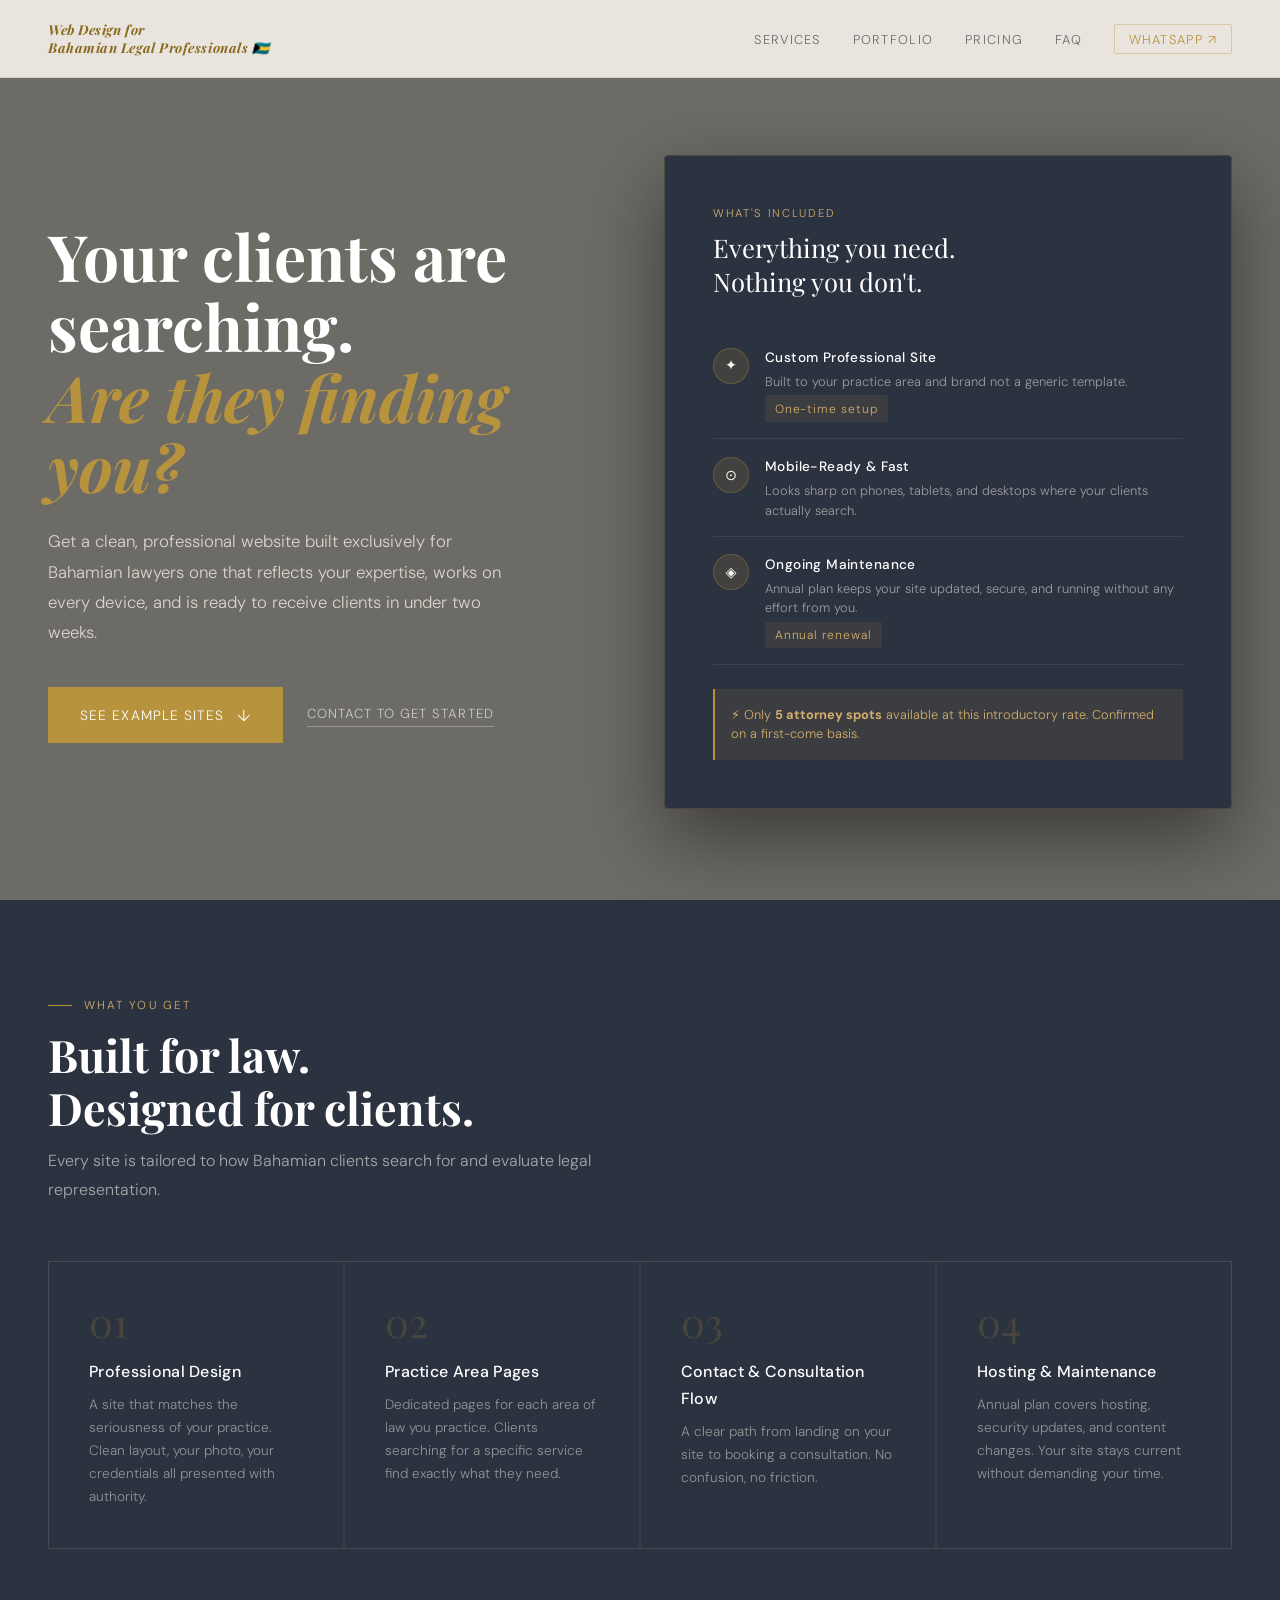
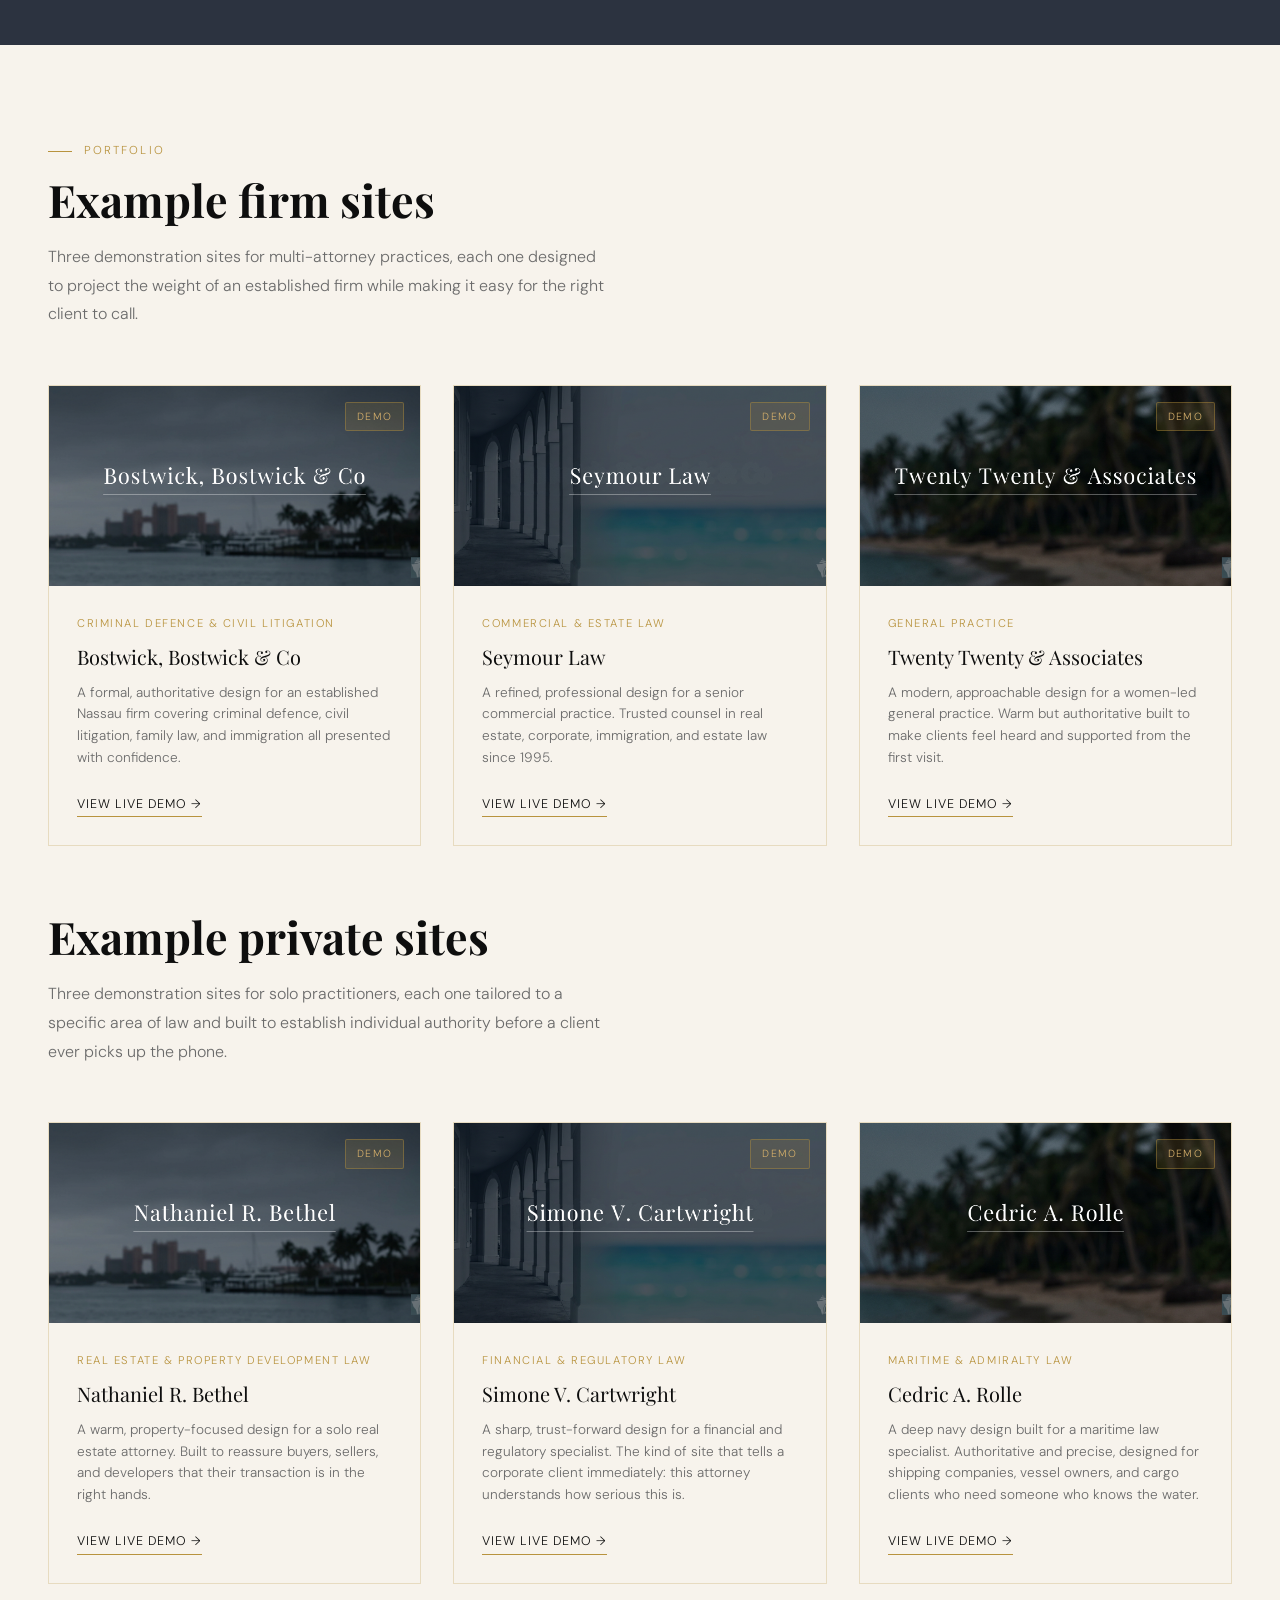
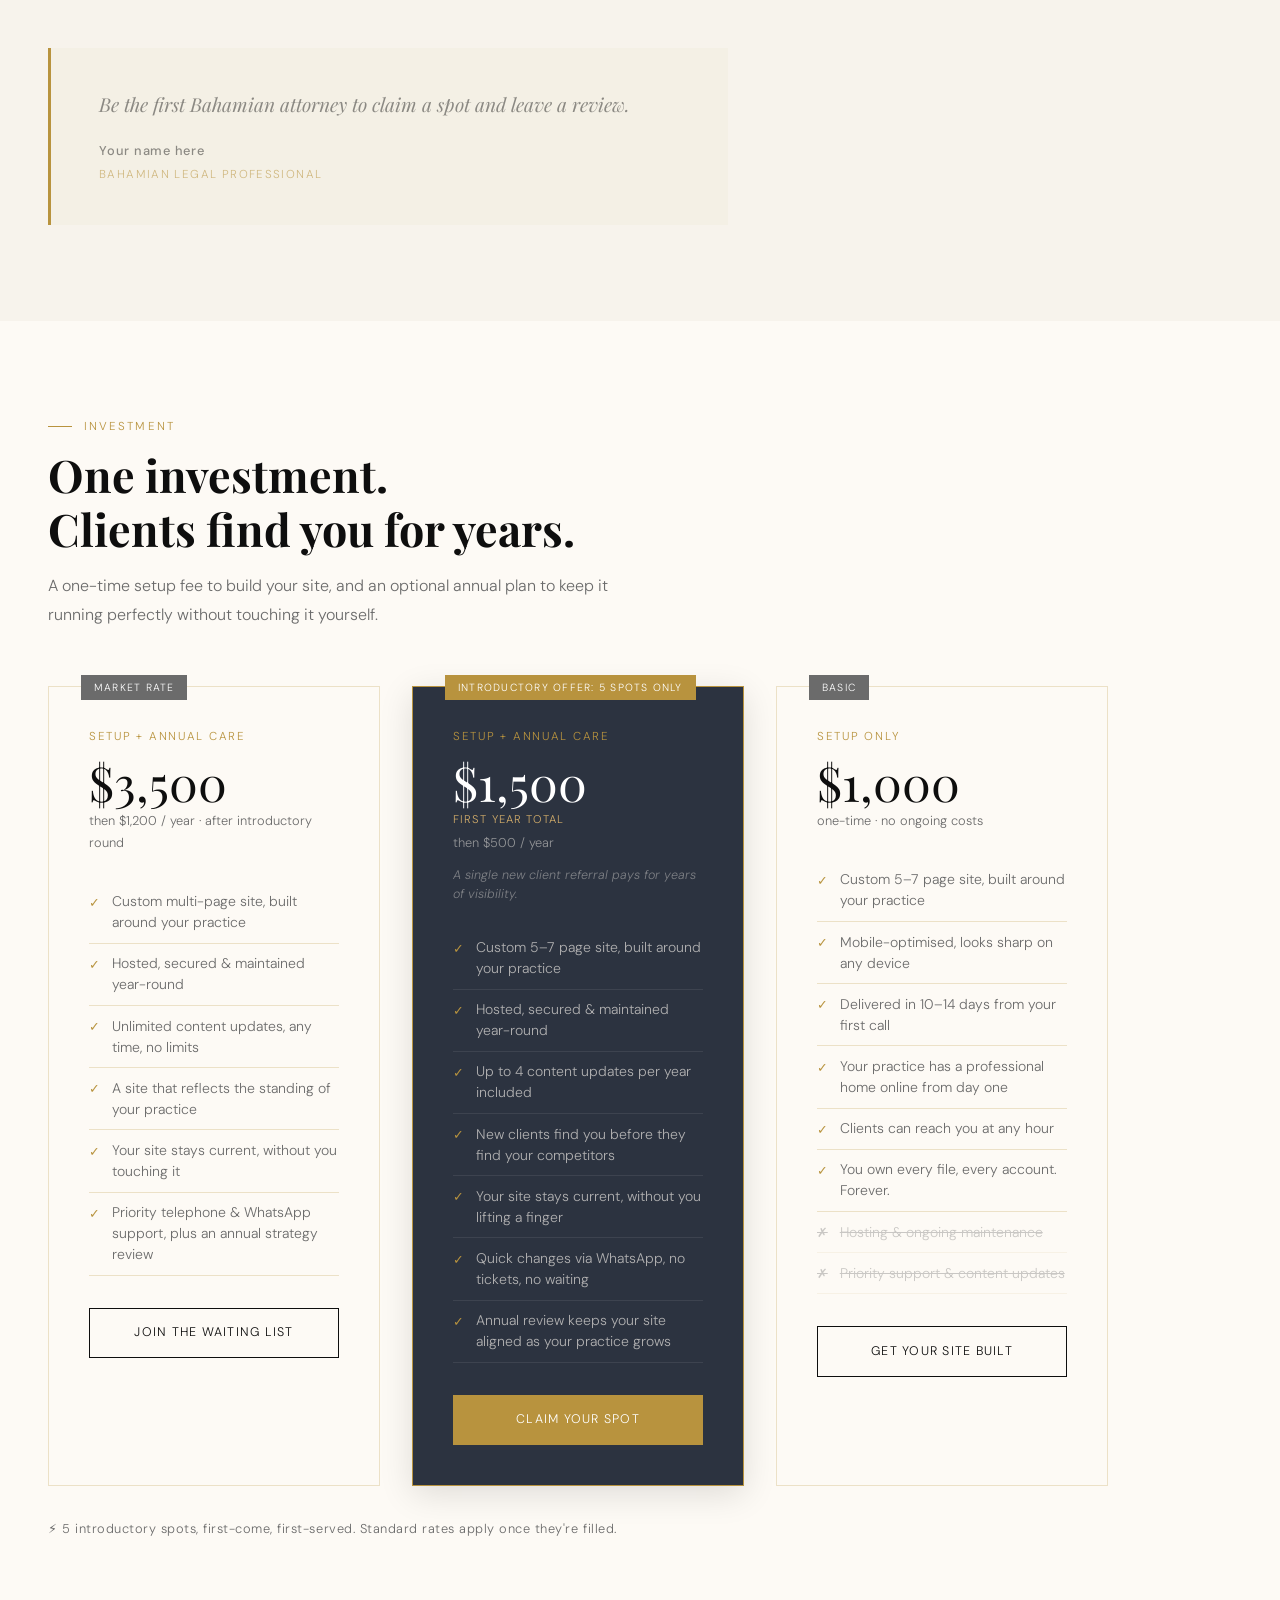
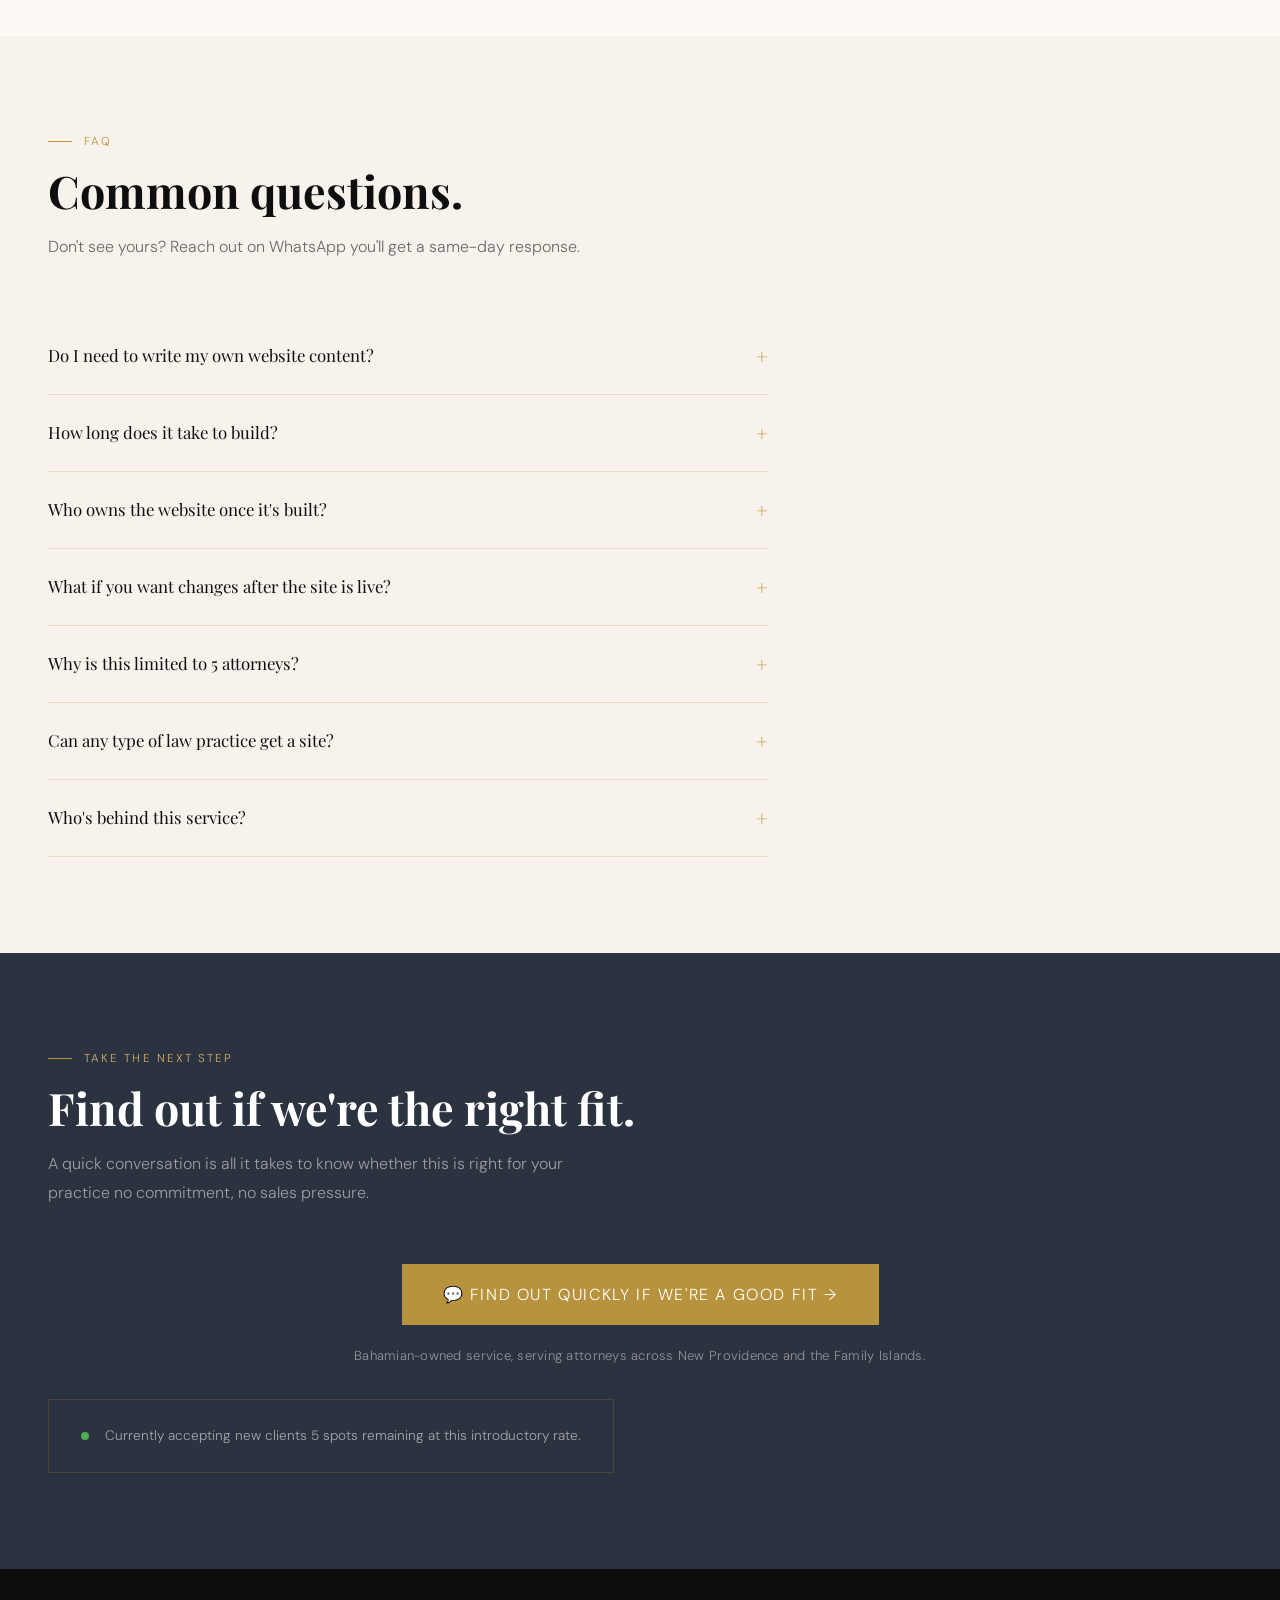
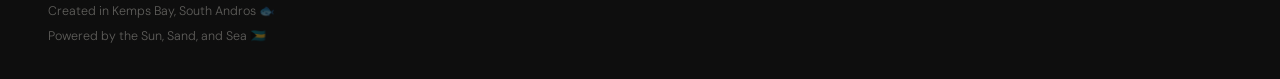
<file: index.html>
<!DOCTYPE html>
<html lang="en">
<head>
<meta charset="UTF-8">
<meta name="viewport" content="width=device-width, initial-scale=1.0">
<title>Web Design for Bahamian 🇧🇸 Legal Professionals</title>
<meta name="description" content="Custom attorney websites for Bahamian law firms. $3,500 setup, $1,200/year maintenance. Professional, modern sites built for legal professionals in The Bahamas.">

<!-- Open Graph / Social sharing -->
<meta property="og:type" content="website">
<meta property="og:url" content="https://baha-law.marcushiggs.com/">
<meta property="og:title" content="Web Design for Bahamian Legal Professionals">
<meta property="og:description" content="Custom attorney websites for Bahamian law firms. $3,500 setup, $1,200/year maintenance. Professional, modern sites built for legal professionals in The Bahamas.">
<meta property="og:image" content="https://baha-law.marcushiggs.com/assets/images/og-image.png">
<meta property="og:locale" content="en_BS">

<!-- Twitter / WhatsApp card fallback -->
<meta name="twitter:card" content="summary_large_image">
<meta name="twitter:title" content="Web Design for Bahamian Legal Professionals">
<meta name="twitter:description" content="Custom attorney websites for Bahamian law firms. $3,500 setup, $1,200/year maintenance.">
<meta name="twitter:image" content="https://baha-law.marcushiggs.com/assets/images/og-image.png">

<!-- Local Business schema -->
<script type="application/ld+json">
{
  "@context": "https://schema.org",
  "@type": "LocalBusiness",
  "name": "Web Design for Bahamian Legal Professionals",
  "description": "Custom attorney websites for Bahamian law firms and solo practitioners.",
  "url": "https://baha-law.marcushiggs.com/",
  "telephone": "+66993726882",
  "address": {
    "@type": "PostalAddress",
    "addressLocality": "Kemps Bay",
    "addressRegion": "Andros",
    "addressCountry": "BS"
  },
  "founder": {
    "@type": "Person",
    "name": "M. Aurelius Higgs"
  },
  "areaServed": {
    "@type": "Country",
    "name": "Bahamas"
  },
  "priceRange": "$$",
  "contactPoint": {
    "@type": "ContactPoint",
    "contactType": "sales",
    "url": "https://wa.me/66993726882"
  }
}
</script>

<link rel="icon" type="image/svg+xml" href="assets/images/favicon.svg">
<link rel="preconnect" href="https://fonts.googleapis.com">
<link rel="preconnect" href="https://fonts.gstatic.com" crossorigin>
<link href="https://fonts.googleapis.com/css2?family=Playfair+Display:ital,wght@0,400;0,700;1,400&family=DM+Sans:wght@300;400;500&display=swap" rel="stylesheet">
<link rel="stylesheet" href="assets/css/styles.css">
</head>
<body>

<!-- NAV -->
<nav>
  <a class="nav-name" href="#">Web Design for<br>Bahamian Legal Professionals 🇧🇸</a>
  <ul class="nav-links" id="navLinks">
    <li><a href="#services">Services</a></li>
    <li><a href="#work">Portfolio</a></li>
    <li><a href="#pricing">Pricing</a></li>
    <li><a href="#faq">FAQ</a></li>
    <li><a href="https://wa.me/66993726882" target="_blank" rel="noopener" class="nav-whatsapp">WhatsApp ↗</a></li>
  </ul>
  <button class="nav-toggle" id="navToggle" aria-label="Toggle navigation" aria-expanded="false">
    <span></span><span></span><span></span>
  </button>
</nav>

<!-- HERO -->
<section class="hero">
  <div class="hero-text fade-up">
    <h1>Your clients are searching.<br><em>Are they finding you?</em></h1>
    <p class="hero-body">
      Get a clean, professional website built exclusively for Bahamian lawyers 
      one that reflects your expertise, works on every device,
      and is ready to receive clients in under two weeks.
    </p>
    <div class="hero-cta-group">
      <a href="#work" class="hero-cta">See Example Sites <span class="arrow">↓</span></a>
      <a href="https://wa.me/66993726882" target="_blank" rel="noopener" class="hero-cta-secondary">Contact to Get Started</a>
    </div>
  </div>

  <div class="hero-card fade-up" style="transition-delay:0.1s">
    <p class="hero-card-label">What's included</p>
    <p class="hero-card-headline">Everything you need.<br>Nothing you don't.</p>

    <div class="offer-item">
      <div class="offer-icon">✦</div>
      <div>
        <p class="offer-title">Custom Professional Site</p>
        <p class="offer-desc">Built to your practice area and brand  not a generic template.</p>
        <span class="price-tag">One-time setup</span>
      </div>
    </div>
    <div class="offer-item">
      <div class="offer-icon">⊙</div>
      <div>
        <p class="offer-title">Mobile-Ready &amp; Fast</p>
        <p class="offer-desc">Looks sharp on phones, tablets, and desktops  where your clients actually search.</p>
      </div>
    </div>
    <div class="offer-item">
      <div class="offer-icon">◈</div>
      <div>
        <p class="offer-title">Ongoing Maintenance</p>
        <p class="offer-desc">Annual plan keeps your site updated, secure, and running without any effort from you.</p>
        <span class="price-tag">Annual renewal</span>
      </div>
    </div>

    <div class="spots-notice">
      ⚡ Only <strong>5 attorney spots</strong> available at this introductory rate.
      Confirmed on a first-come basis.
    </div>
  </div>
</section>

<!-- SERVICES -->
<section class="services-bg" id="services">
  <p class="section-label" style="color:var(--gold-light)">What you get</p>
  <h2 style="color:#fff;margin-bottom:0.75rem;">Built for law.<br>Designed for clients.</h2>
  <p class="section-intro">
    Every site is tailored to how Bahamian clients search for and evaluate legal representation.
  </p>
  <div class="services-grid">
    <div class="service-card fade-up">
      <div class="service-num">01</div>
      <p class="service-title">Professional Design</p>
      <p class="service-desc">A site that matches the seriousness of your practice. Clean layout, your photo, your credentials  all presented with authority.</p>
    </div>
    <div class="service-card fade-up" style="transition-delay:0.1s">
      <div class="service-num">02</div>
      <p class="service-title">Practice Area Pages</p>
      <p class="service-desc">Dedicated pages for each area of law you practice. Clients searching for a specific service find exactly what they need.</p>
    </div>
    <div class="service-card fade-up" style="transition-delay:0.2s">
      <div class="service-num">03</div>
      <p class="service-title">Contact &amp; Consultation Flow</p>
      <p class="service-desc">A clear path from landing on your site to booking a consultation. No confusion, no friction.</p>
    </div>
    <div class="service-card fade-up" style="transition-delay:0.3s">
      <div class="service-num">04</div>
      <p class="service-title">Hosting &amp; Maintenance</p>
      <p class="service-desc">Annual plan covers hosting, security updates, and content changes. Your site stays current without demanding your time.</p>
    </div>
  </div>
</section>

<!-- PORTFOLIO -->
<section id="work">
  <p class="section-label">Portfolio</p>
  <h2>Example firm sites</h2>
  <p class="section-intro">
    Three demonstration sites for multi-attorney practices, each one designed to project the weight of an established firm while making it easy for the right client to call.
  </p>
  <div class="portfolio-grid">
    <div class="portfolio-card fade-up">
      <div class="portfolio-thumb portfolio-thumb-1">
        <img src="assets/images/demo-bostwick.png" alt="Bostwick, Bostwick &amp; Co demo site screenshot">
        <span class="thumb-badge">Demo</span>
      </div>
      <div class="portfolio-body">
        <p class="portfolio-type">Criminal Defence &amp; Civil Litigation</p>
        <p class="portfolio-name">Bostwick, Bostwick &amp; Co</p>
        <p class="portfolio-desc">A formal, authoritative design for an established Nassau firm covering criminal defence, civil litigation, family law, and immigration  all presented with confidence.</p>
        <a href="demos/bostwick/demo.html" class="portfolio-link">View live demo →</a>
      </div>
    </div>
    <div class="portfolio-card fade-up" style="transition-delay:0.1s">
      <div class="portfolio-thumb portfolio-thumb-2">
        <img src="assets/images/demo-seymour.png" alt="Seymour Law demo site screenshot">
        <span class="thumb-badge">Demo</span>
      </div>
      <div class="portfolio-body">
        <p class="portfolio-type">Commercial &amp; Estate Law</p>
        <p class="portfolio-name">Seymour Law</p>
        <p class="portfolio-desc">A refined, professional design for a senior commercial practice. Trusted counsel in real estate, corporate, immigration, and estate law since 1995.</p>
        <a href="demos/seymour/demo.html" class="portfolio-link">View live demo →</a>
      </div>
    </div>
    <div class="portfolio-card fade-up" style="transition-delay:0.2s">
      <div class="portfolio-thumb portfolio-thumb-3">
        <img src="assets/images/demo-twentyone.png" alt="Twenty Twenty &amp; Associates demo site screenshot">
        <span class="thumb-badge">Demo</span>
      </div>
      <div class="portfolio-body">
        <p class="portfolio-type">General Practice</p>
        <p class="portfolio-name">Twenty Twenty &amp; Associates</p>
        <p class="portfolio-desc">A modern, approachable design for a women-led general practice. Warm but authoritative  built to make clients feel heard and supported from the first visit.</p>
        <a href="demos/twentytwenty/demo.html" class="portfolio-link">View live demo →</a>
      </div>
    </div>
  </div>

  <h2 style="margin-top:4rem;">Example private sites</h2>
  <p class="section-intro">
    Three demonstration sites for solo practitioners, each one tailored to a specific area of law and built to establish individual authority before a client ever picks up the phone.
  </p>
  <div class="portfolio-grid">
    <div class="portfolio-card fade-up">
      <div class="portfolio-thumb portfolio-thumb-4">
        <img src="assets/images/demo-bethel.png" alt="Nathaniel R. Bethel demo site screenshot">
        <span class="thumb-badge">Demo</span>
      </div>
      <div class="portfolio-body">
        <p class="portfolio-type">Real Estate &amp; Property Development Law</p>
        <p class="portfolio-name">Nathaniel R. Bethel</p>
        <p class="portfolio-desc">A warm, property-focused design for a solo real estate attorney. Built to reassure buyers, sellers, and developers that their transaction is in the right hands.</p>
        <a href="demos/bethel/demo.html" class="portfolio-link">View live demo →</a>
      </div>
    </div>
    <div class="portfolio-card fade-up" style="transition-delay:0.1s">
      <div class="portfolio-thumb portfolio-thumb-5">
        <img src="assets/images/demo-cartwright.png" alt="Simone V. Cartwright demo site screenshot">
        <span class="thumb-badge">Demo</span>
      </div>
      <div class="portfolio-body">
        <p class="portfolio-type">Financial &amp; Regulatory Law</p>
        <p class="portfolio-name">Simone V. Cartwright</p>
        <p class="portfolio-desc">A sharp, trust-forward design for a financial and regulatory specialist. The kind of site that tells a corporate client immediately: this attorney understands how serious this is.</p>
        <a href="demos/cartwright/demo.html" class="portfolio-link">View live demo →</a>
      </div>
    </div>
    <div class="portfolio-card fade-up" style="transition-delay:0.2s">
      <div class="portfolio-thumb portfolio-thumb-6">
        <img src="assets/images/demo-rolle.png" alt="Cedric A. Rolle demo site screenshot">
        <span class="thumb-badge">Demo</span>
      </div>
      <div class="portfolio-body">
        <p class="portfolio-type">Maritime &amp; Admiralty Law</p>
        <p class="portfolio-name">Cedric A. Rolle</p>
        <p class="portfolio-desc">A deep navy design built for a maritime law specialist. Authoritative and precise, designed for shipping companies, vessel owners, and cargo clients who need someone who knows the water.</p>
        <a href="demos/rolle/demo.html" class="portfolio-link">View live demo →</a>
      </div>
    </div>
  </div>

  <blockquote class="testimonial-block fade-up">
    <p class="testimonial-quote">Be the first Bahamian attorney to claim a spot  and leave a review.</p>
    <cite class="testimonial-cite">
      <span class="testimonial-name">Your name here</span>
      <span class="testimonial-role">Bahamian Legal Professional</span>
    </cite>
  </blockquote>
</section>

<!-- PRICING -->
<section class="pricing-section" id="pricing">
  <p class="section-label">Investment</p>
  <h2>One investment.<br>Clients find you for years.</h2>
  <p class="section-intro">
    A one-time setup fee to build your site, and an optional annual plan to keep it running perfectly  without touching it yourself.
  </p>
  <div class="pricing-grid">

    <!-- ANCHOR: Market Rate -->
    <div class="pricing-card fade-up">
      <span class="pricing-badge pricing-badge-muted">Market Rate</span>
      <p class="pricing-name">Setup + Annual Care</p>
      <p class="pricing-amount">$3,500</p>
      <p class="pricing-period">then $1,200 / year · after introductory round</p>
      <ul class="pricing-features">
        <li>Custom multi-page site, built around your practice</li>
        <li>Hosted, secured &amp; maintained year-round</li>
        <li>Unlimited content updates, any time, no limits</li>
        <li>A site that reflects the standing of your practice</li>
        <li>Your site stays current, without you touching it</li>
        <li>Priority telephone &amp; WhatsApp support, plus an annual strategy review</li>
      </ul>
      <a href="https://wa.me/66993726882" target="_blank" rel="noopener" class="pricing-btn pricing-btn-outline">Join the Waiting List</a>
    </div>

    <!-- FEATURED: Introductory Offer -->
    <div class="pricing-card featured fade-up" style="transition-delay:0.1s">
      <span class="pricing-badge">Introductory Offer: 5 Spots Only</span>
      <p class="pricing-name">Setup + Annual Care</p>
      <p class="pricing-amount">$1,500</p>
      <p class="pricing-year-note">first year total</p>
      <p class="pricing-renewal">then $500 / year</p>
      <p class="pricing-comparison">A single new client referral pays for years of visibility.</p>
      <ul class="pricing-features">
        <li>Custom 5–7 page site, built around your practice</li>
        <li>Hosted, secured &amp; maintained year-round</li>
        <li>Up to 4 content updates per year included</li>
        <li>New clients find you before they find your competitors</li>
        <li>Your site stays current, without you lifting a finger</li>
        <li>Quick changes via WhatsApp, no tickets, no waiting</li>
        <li>Annual review keeps your site aligned as your practice grows</li>
      </ul>
      <a href="https://wa.me/66993726882" target="_blank" rel="noopener" class="pricing-btn pricing-btn-filled">Claim Your Spot</a>
    </div>

    <!-- BASIC: Setup Only -->
    <div class="pricing-card fade-up" style="transition-delay:0.2s">
      <span class="pricing-badge pricing-badge-muted">Basic</span>
      <p class="pricing-name">Setup Only</p>
      <p class="pricing-amount">$1,000</p>
      <p class="pricing-period">one-time · no ongoing costs</p>
      <ul class="pricing-features">
        <li>Custom 5–7 page site, built around your practice</li>
        <li>Mobile-optimised, looks sharp on any device</li>
        <li>Delivered in 10–14 days from your first call</li>
        <li>Your practice has a professional home online from day one</li>
        <li>Clients can reach you at any hour</li>
        <li>You own every file, every account. Forever.</li>
        <li class="struck">Hosting &amp; ongoing maintenance</li>
        <li class="struck">Priority support &amp; content updates</li>
      </ul>
      <a href="https://wa.me/66993726882" target="_blank" rel="noopener" class="pricing-btn pricing-btn-outline">Get Your Site Built</a>
    </div>

  </div>
  <p class="pricing-scarcity">⚡ 5 introductory spots, first-come, first-served. Standard rates apply once they're filled.</p>
</section>

<!-- FAQ -->
<section id="faq">
  <p class="section-label">FAQ</p>
  <h2>Common questions.</h2>
  <p class="section-intro">Don't see yours? Reach out on WhatsApp  you'll get a same-day response.</p>
  <div class="faq-grid">
    <div class="faq-item">
      <button class="faq-q">
        Do I need to write my own website content?
        <i class="faq-icon">+</i>
      </button>
      <p class="faq-a">The process starts with what you provide  a bio, practice areas, your photo  shaped into polished website copy. You review and approve before anything goes live. No writing experience needed on your part.</p>
    </div>
    <div class="faq-item">
      <button class="faq-q">
        How long does it take to build?
        <i class="faq-icon">+</i>
      </button>
      <p class="faq-a">Most sites are delivered within 10–14 days from the first call. A faster turnaround is possible if your content is ready early. You'll be kept updated at every stage.</p>
    </div>
    <div class="faq-item">
      <button class="faq-q">
        Who owns the website once it's built?
        <i class="faq-icon">+</i>
      </button>
      <p class="faq-a">You do. The domain is registered in your name, and all files are yours. The annual maintenance plan is optional  if you prefer to manage hosting yourself after the first year, that's entirely your choice.</p>
    </div>
    <div class="faq-item">
      <button class="faq-q">
        What if you want changes after the site is live?
        <i class="faq-icon">+</i>
      </button>
      <p class="faq-a">Clients on the annual care plan get up to four content updates per year included. Outside of that plan, minor changes are handled at a flat hourly rate with no surprise invoices.</p>
    </div>
    <div class="faq-item">
      <button class="faq-q">
        Why is this limited to 5 attorneys?
        <i class="faq-icon">+</i>
      </button>
      <p class="faq-a">This round is kept small to ensure each site gets full attention. Once these five spots are filled, the next intake will be at standard market rates.</p>
    </div>
    <div class="faq-item">
      <button class="faq-q">
        Can any type of law practice get a site?
        <i class="faq-icon">+</i>
      </button>
      <p class="faq-a">Yes. Whether you practice family law, criminal defence, corporate, real estate, or immigration law, the approach is the same: design that fits your clients' expectations and makes it easy for them to reach you.</p>
    </div>
    <div class="faq-item">
      <button class="faq-q">
        Who's behind this service?
        <i class="faq-icon">+</i>
      </button>
      <p class="faq-a">My name is M. Aurelius Higgs. I grew up in Nassau, New Providence, and I now live in Johnson Bay, South Andros. I studied Computer Information Systems at the College of the Bahamas. This is a service I want to give back to my community building tools that help Bahamian professionals compete and grow.</p>
    </div>
  </div>
</section>

<!-- CONTACT -->
<section class="contact-section" id="contact">
  <p class="section-label" style="color:var(--gold-light)">Take the next step</p>
  <h2>Find out if we're the right fit.</h2>
  <p class="section-intro">
    A quick conversation is all it takes to know whether this is right for your practice  no commitment, no sales pressure.
  </p>
  <div style="text-align:center; margin-top: 2.5rem;">
    <a class="pricing-btn pricing-btn-filled" href="https://wa.me/66993726882" target="_blank" rel="noopener" style="display:inline-block; padding: 1rem 2.5rem; font-size: 1rem;">
      💬 Find Out Quickly If We're a Good Fit →
    </a>
    <p class="trust-signal">Bahamian-owned service, serving attorneys across New Providence and the Family Islands.</p>
  </div>
  <div class="availability" style="margin-top: 2rem;">
    <span class="avail-dot"></span>
    Currently accepting new clients  5 spots remaining at this introductory rate.
  </div>
</section>

<!-- FOOTER -->
<footer>
  <p>Created in Kemps Bay, South Andros 🐟</p>
  <p>Powered by the Sun, Sand, and Sea 🇧🇸</p>
</footer>

<!-- DEMO MODAL -->
<div class="demo-modal-overlay" id="demoModal" aria-hidden="true">
  <div class="demo-modal" role="dialog" aria-modal="true" aria-labelledby="demoModalTitle">
    <div class="demo-modal-header">
      <p class="demo-modal-title" id="demoModalTitle"></p>
      <span class="demo-modal-label">Preview</span>
    </div>
    <div class="demo-modal-body">
      <div class="demo-loading" id="demoLoading">
        <span class="demo-spinner"></span>
        <p>Loading…</p>
      </div>
      <iframe id="demoFrame" src="" title="Demo site preview" sandbox="allow-scripts allow-same-origin"></iframe>
    </div>
    <div class="demo-modal-footer">
      <button class="demo-btn demo-btn-cancel" id="demoCancel">Cancel</button>
      <button class="demo-btn demo-btn-open" id="demoOpen">Open Demo</button>
    </div>
  </div>
</div>

<script src="assets/js/main.js"></script>
</body>
</html>
</file>
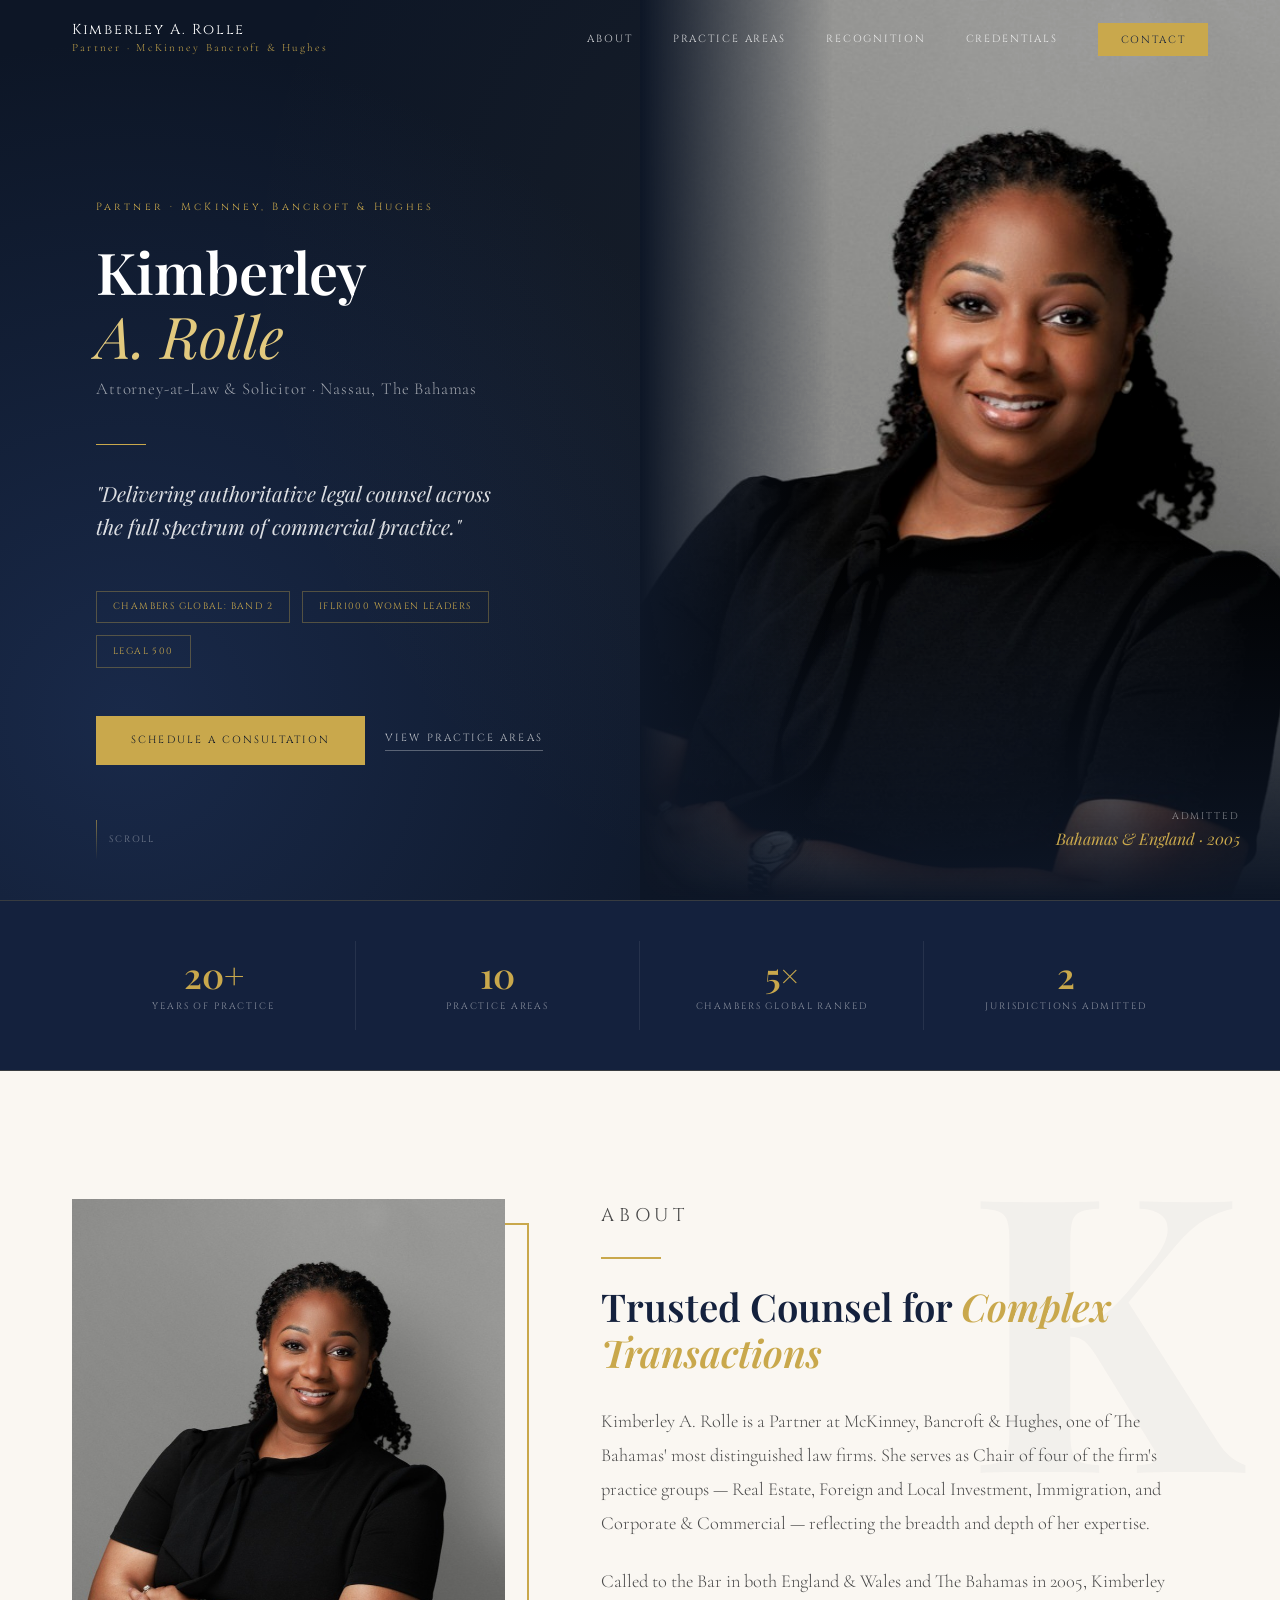
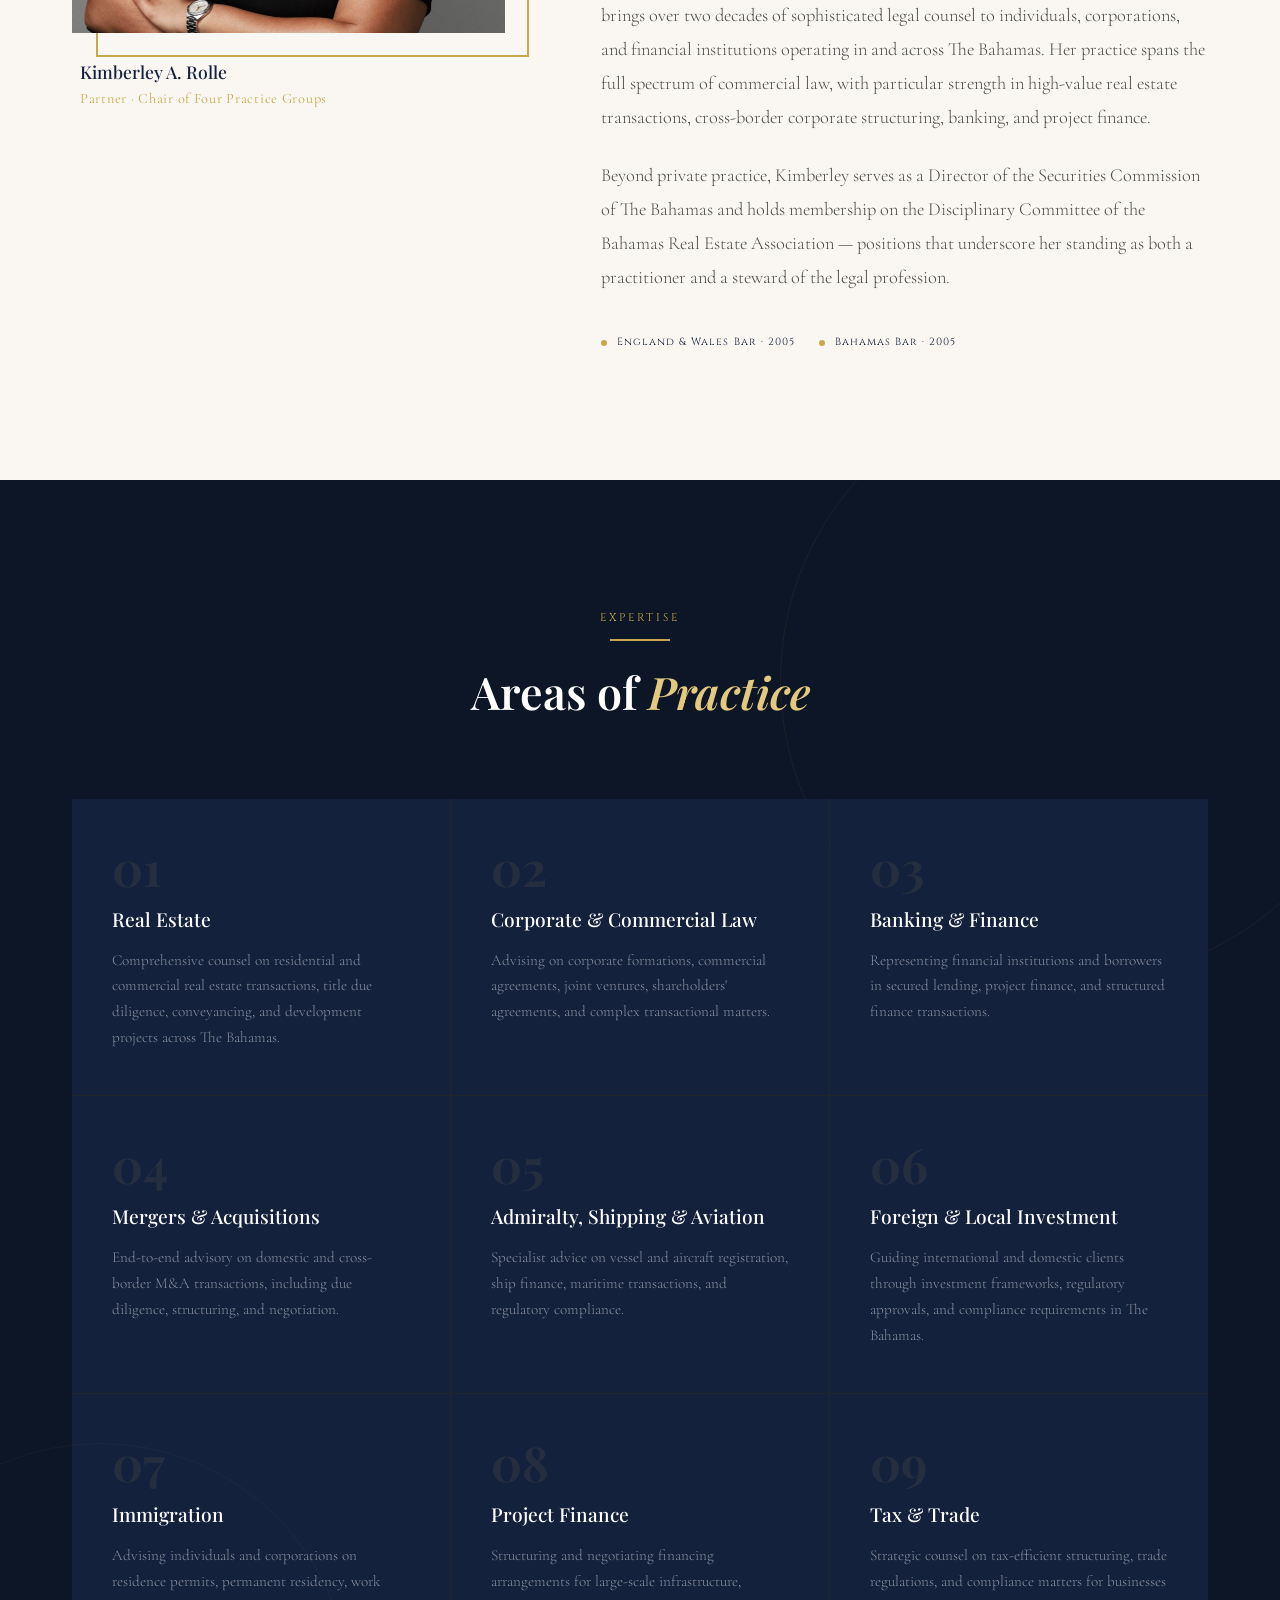
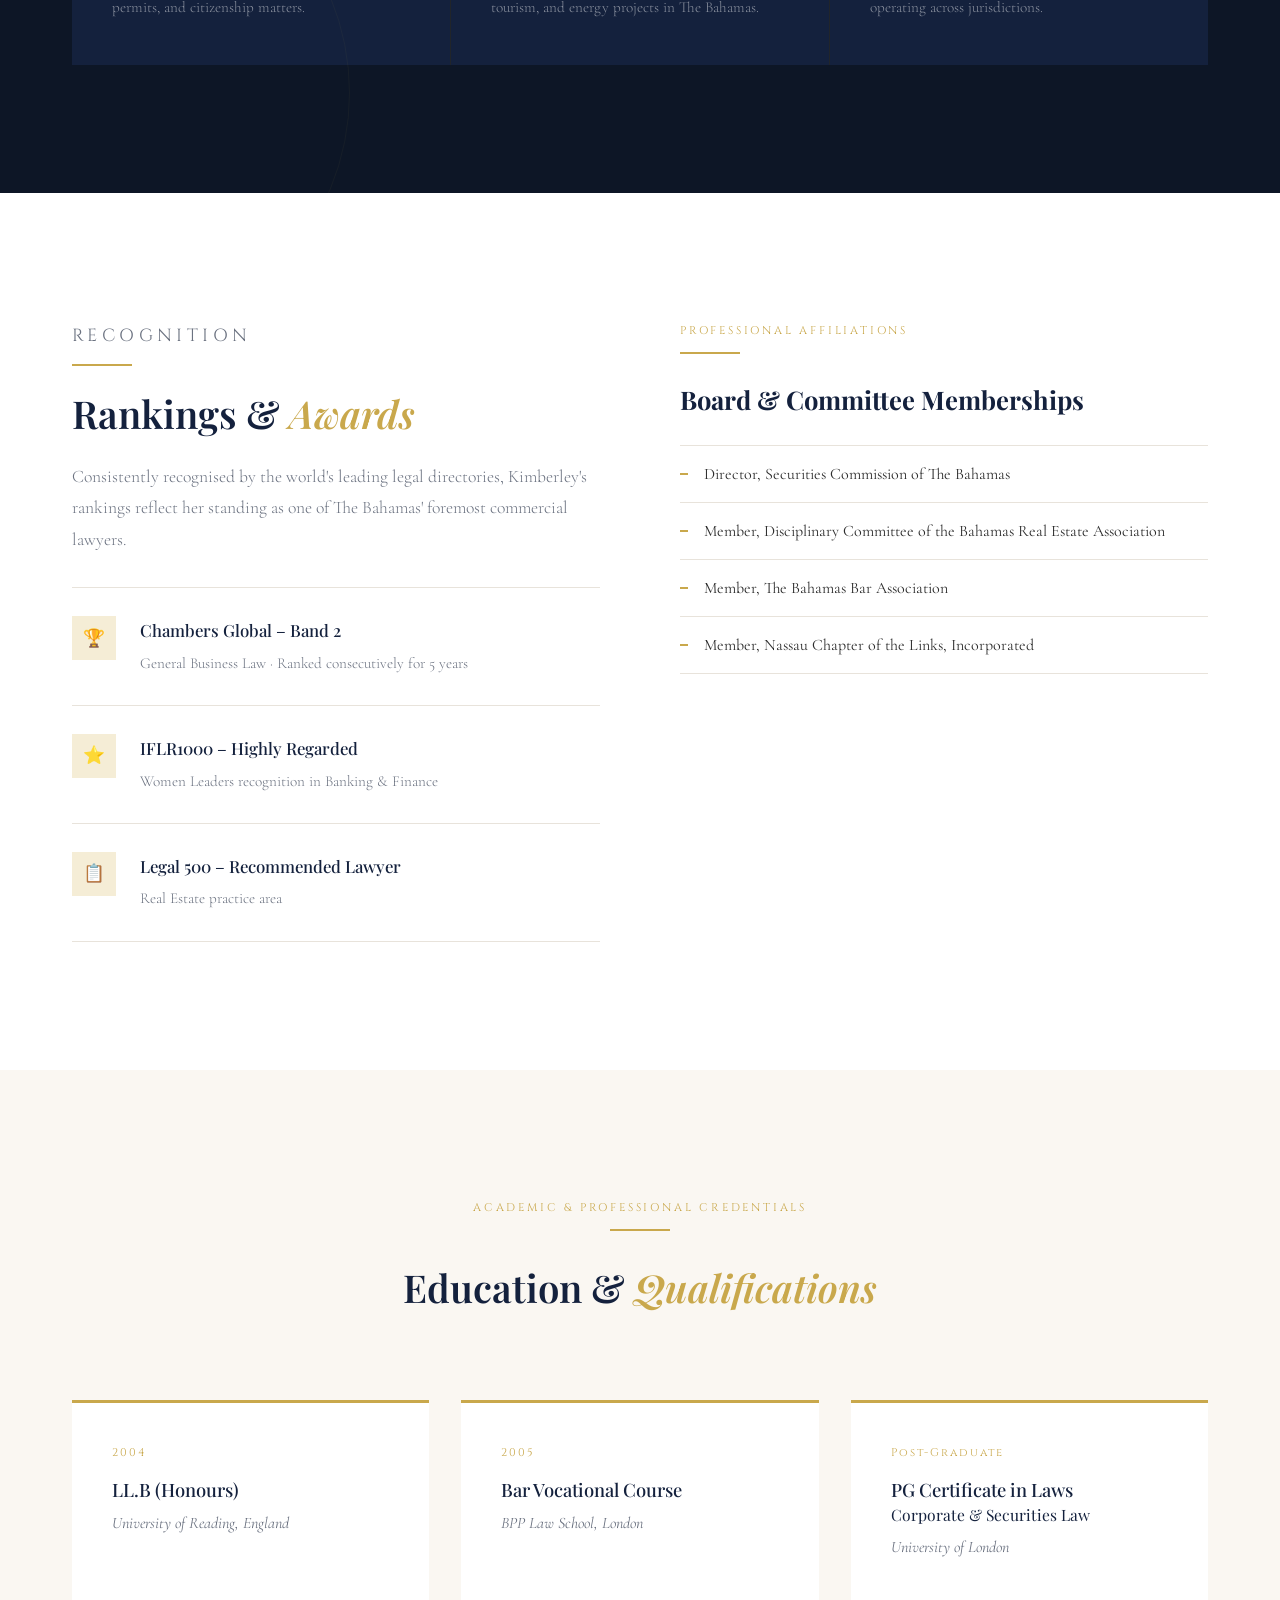
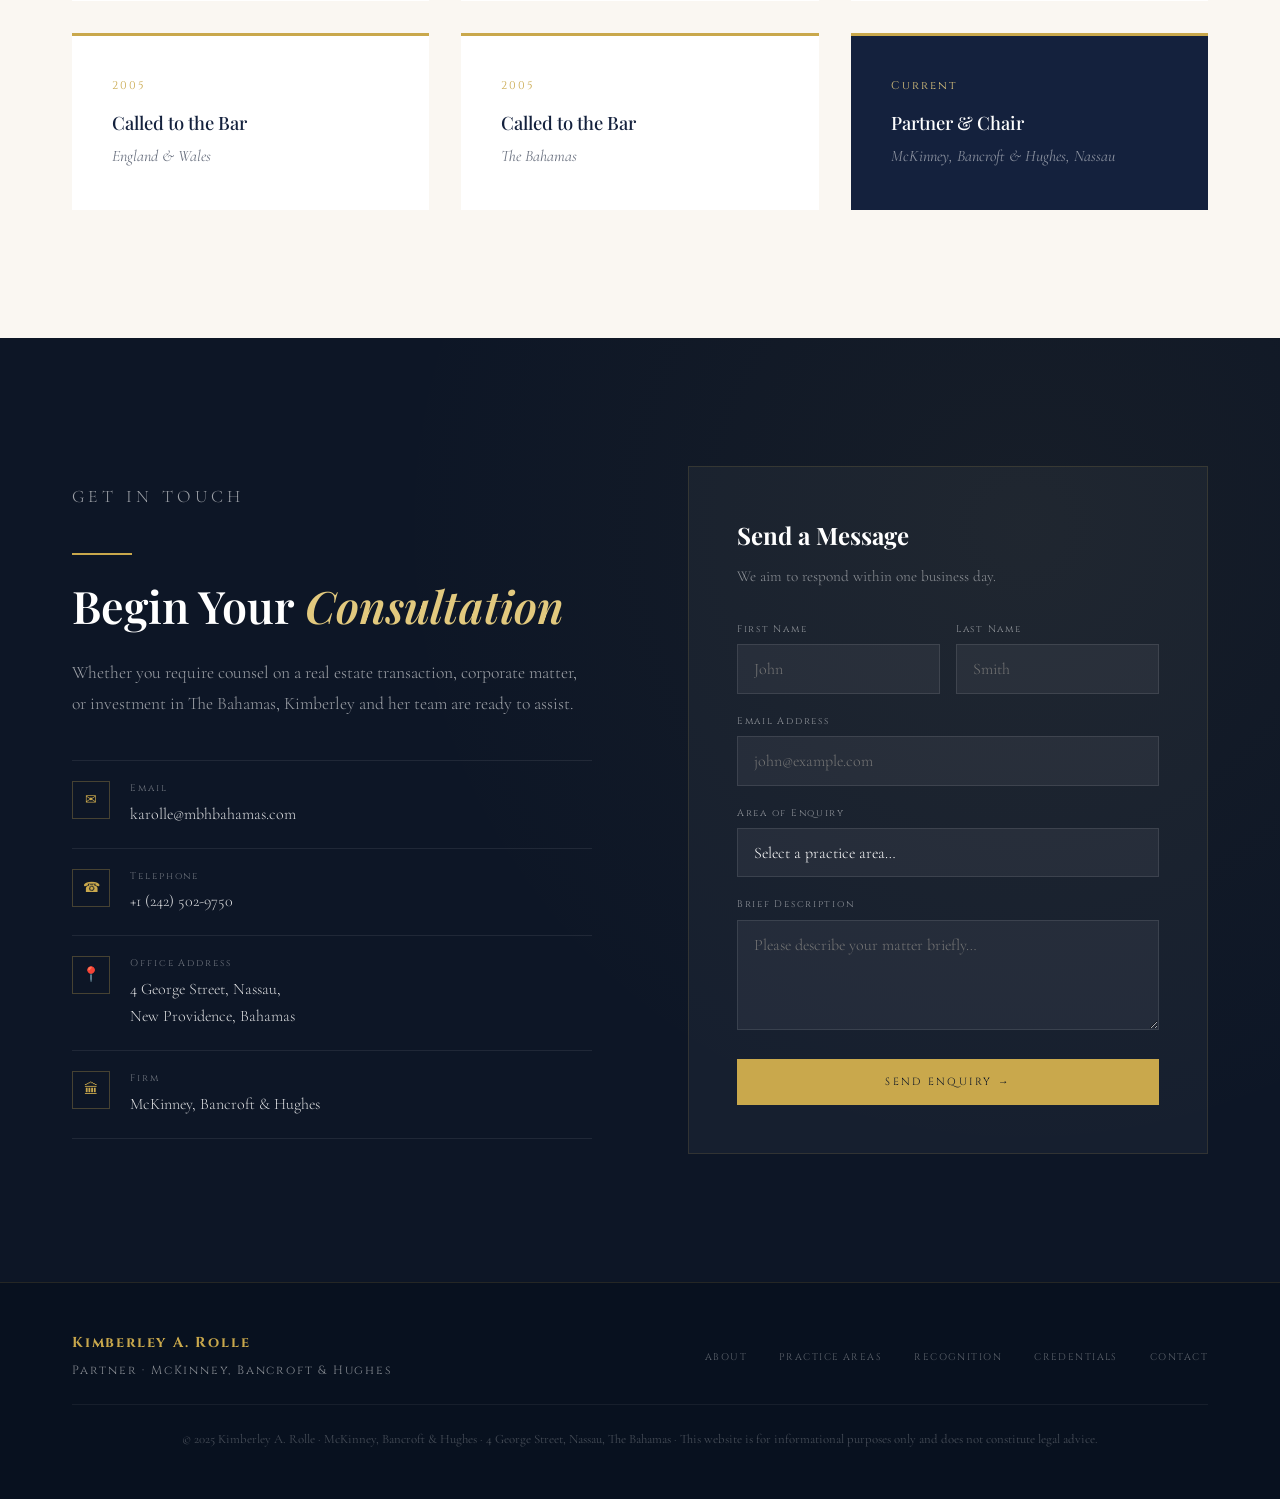
<file: demos/kim/index.html>
<!DOCTYPE html>
<html lang="en">
<head>
  <meta charset="UTF-8" />
  <meta name="viewport" content="width=device-width, initial-scale=1.0" />
  <title>Kimberley A. Rolle – Partner, McKinney Bancroft & Hughes</title>
  <link rel="preconnect" href="https://fonts.googleapis.com" />
  <link rel="preconnect" href="https://fonts.gstatic.com" crossorigin />
  <link href="https://fonts.googleapis.com/css2?family=Playfair+Display:ital,wght@0,400;0,500;0,600;0,700;1,400;1,600&family=Cormorant+Garamond:ital,wght@0,300;0,400;0,500;0,600;1,300;1,400&family=Cinzel:wght@400;500;600&display=swap" rel="stylesheet" />

  <style>
    /* ===== CSS VARIABLES ===== */
    :root {
      --navy:       #14213d;
      --navy-deep:  #0d1626;
      --navy-mid:   #1c2e52;
      --gold:       #c9a84c;
      --gold-light: #e2c97e;
      --gold-pale:  #f5edd6;
      --cream:      #faf7f2;
      --charcoal:   #2c2c2c;
      --gray:       #6b7280;
      --gray-light: #e8e3db;
      --white:      #ffffff;
      --font-display: 'Playfair Display', serif;
      --font-body:    'Cormorant Garamond', serif;
      --font-caps:    'Cinzel', serif;
    }

    /* ===== RESET & BASE ===== */
    *, *::before, *::after { box-sizing: border-box; margin: 0; padding: 0; }

    html { scroll-behavior: smooth; font-size: 16px; }

    body {
      font-family: var(--font-body);
      background: var(--cream);
      color: var(--charcoal);
      line-height: 1.7;
      overflow-x: hidden;
    }

    img { max-width: 100%; display: block; }
    a { text-decoration: none; color: inherit; }

    /* ===== UTILITIES ===== */
    .container {
      max-width: 1200px;
      margin: 0 auto;
      padding: 0 2rem;
    }

    .gold-rule {
      width: 60px;
      height: 2px;
      background: var(--gold);
      margin-bottom: 1.5rem;
    }

    .gold-rule.center { margin-left: auto; margin-right: auto; }

    .section-label {
      font-family: var(--font-caps);
      font-size: 0.7rem;
      letter-spacing: 0.25em;
      color: var(--gold);
      text-transform: uppercase;
      margin-bottom: 0.75rem;
    }

    /* ===== SCROLL REVEAL ===== */
    .reveal {
      opacity: 0;
      transform: translateY(30px);
      transition: opacity 0.8s ease, transform 0.8s ease;
    }
    .reveal.visible {
      opacity: 1;
      transform: translateY(0);
    }
    .reveal-delay-1 { transition-delay: 0.1s; }
    .reveal-delay-2 { transition-delay: 0.2s; }
    .reveal-delay-3 { transition-delay: 0.3s; }
    .reveal-delay-4 { transition-delay: 0.4s; }

    /* ===== NAVBAR ===== */
    nav {
      position: fixed;
      top: 0; left: 0; right: 0;
      z-index: 1000;
      padding: 1.25rem 0;
      transition: background 0.4s ease, padding 0.4s ease, box-shadow 0.4s ease;
    }

    nav.scrolled {
      background: rgba(13, 22, 38, 0.97);
      padding: 0.8rem 0;
      box-shadow: 0 2px 30px rgba(0,0,0,0.3);
      backdrop-filter: blur(10px);
    }

    .nav-inner {
      display: flex;
      justify-content: space-between;
      align-items: center;
    }

    .nav-brand {
      font-family: var(--font-caps);
      font-size: 0.9rem;
      letter-spacing: 0.12em;
      color: var(--white);
      line-height: 1.4;
    }

    .nav-brand span {
      display: block;
      font-family: var(--font-body);
      font-size: 0.7rem;
      letter-spacing: 0.2em;
      color: var(--gold);
      font-weight: 300;
    }

    .nav-links {
      display: flex;
      gap: 2.5rem;
      list-style: none;
    }

    .nav-links a {
      font-family: var(--font-caps);
      font-size: 0.65rem;
      letter-spacing: 0.18em;
      color: rgba(255,255,255,0.8);
      text-transform: uppercase;
      transition: color 0.3s ease;
      position: relative;
    }

    .nav-links a::after {
      content: '';
      position: absolute;
      bottom: -3px; left: 0;
      width: 0; height: 1px;
      background: var(--gold);
      transition: width 0.3s ease;
    }

    .nav-links a:hover { color: var(--gold-light); }
    .nav-links a:hover::after { width: 100%; }

    .nav-cta {
      font-family: var(--font-caps);
      font-size: 0.62rem;
      letter-spacing: 0.18em;
      color: var(--navy) !important;
      background: var(--gold);
      padding: 0.6rem 1.4rem;
      transition: background 0.3s ease, color 0.3s ease !important;
    }

    .nav-cta::after { display: none !important; }
    .nav-cta:hover { background: var(--gold-light) !important; color: var(--navy) !important; }

    /* Hamburger */
    .hamburger {
      display: none;
      flex-direction: column;
      gap: 5px;
      cursor: pointer;
      padding: 4px;
    }
    .hamburger span {
      display: block; width: 24px; height: 2px;
      background: var(--white);
      transition: all 0.3s ease;
    }

    /* ===== HERO ===== */
    #hero {
      min-height: 100vh;
      background: var(--navy-deep);
      display: flex;
      align-items: stretch;
      position: relative;
      overflow: hidden;
    }

    .hero-bg-pattern {
      position: absolute;
      inset: 0;
      background-image:
        radial-gradient(circle at 70% 30%, rgba(201,168,76,0.06) 0%, transparent 60%),
        radial-gradient(circle at 10% 80%, rgba(28,46,82,0.8) 0%, transparent 50%);
      pointer-events: none;
    }

    /* decorative vertical line */
    .hero-bg-pattern::before {
      content: '';
      position: absolute;
      top: 0; left: 50%;
      width: 1px; height: 100%;
      background: linear-gradient(to bottom, transparent, rgba(201,168,76,0.15), transparent);
    }

    .hero-grid {
      display: grid;
      grid-template-columns: 1fr 1fr;
      width: 100%;
      min-height: 100vh;
    }

    /* Left panel */
    .hero-content {
      display: flex;
      flex-direction: column;
      justify-content: center;
      padding: 8rem 4rem 4rem 6rem;
      position: relative;
      z-index: 2;
    }

    .hero-eyebrow {
      font-family: var(--font-caps);
      font-size: 0.65rem;
      letter-spacing: 0.3em;
      color: var(--gold);
      margin-bottom: 1.5rem;
      opacity: 0;
      animation: fadeUp 0.8s ease 0.3s forwards;
    }

    .hero-name {
      font-family: var(--font-display);
      font-size: clamp(2.8rem, 4.5vw, 4.5rem);
      color: var(--white);
      line-height: 1.1;
      font-weight: 600;
      margin-bottom: 0.5rem;
      opacity: 0;
      animation: fadeUp 0.8s ease 0.5s forwards;
    }

    .hero-name em {
      font-style: italic;
      font-weight: 400;
      color: var(--gold-light);
    }

    .hero-title {
      font-family: var(--font-body);
      font-size: 1.05rem;
      color: rgba(255,255,255,0.6);
      letter-spacing: 0.05em;
      font-weight: 300;
      margin-bottom: 2.5rem;
      opacity: 0;
      animation: fadeUp 0.8s ease 0.7s forwards;
    }

    .hero-divider {
      width: 50px; height: 1px;
      background: var(--gold);
      margin-bottom: 2rem;
      opacity: 0;
      animation: fadeUp 0.8s ease 0.85s forwards;
    }

    .hero-tagline {
      font-family: var(--font-display);
      font-size: 1.3rem;
      color: rgba(255,255,255,0.85);
      font-style: italic;
      font-weight: 400;
      line-height: 1.6;
      max-width: 420px;
      margin-bottom: 3rem;
      opacity: 0;
      animation: fadeUp 0.8s ease 1s forwards;
    }

    .hero-badges {
      display: flex;
      flex-wrap: wrap;
      gap: 0.75rem;
      margin-bottom: 3rem;
      opacity: 0;
      animation: fadeUp 0.8s ease 1.1s forwards;
    }

    .badge {
      font-family: var(--font-caps);
      font-size: 0.58rem;
      letter-spacing: 0.15em;
      color: var(--gold);
      border: 1px solid rgba(201,168,76,0.35);
      padding: 0.45rem 1rem;
      text-transform: uppercase;
    }

    .hero-actions {
      display: flex;
      gap: 1.25rem;
      align-items: center;
      opacity: 0;
      animation: fadeUp 0.8s ease 1.25s forwards;
    }

    .btn-primary {
      font-family: var(--font-caps);
      font-size: 0.65rem;
      letter-spacing: 0.2em;
      text-transform: uppercase;
      background: var(--gold);
      color: var(--navy-deep);
      padding: 1rem 2.2rem;
      transition: background 0.3s ease, transform 0.2s ease;
      display: inline-block;
    }

    .btn-primary:hover {
      background: var(--gold-light);
      transform: translateY(-2px);
    }

    .btn-ghost {
      font-family: var(--font-caps);
      font-size: 0.65rem;
      letter-spacing: 0.2em;
      text-transform: uppercase;
      color: rgba(255,255,255,0.7);
      border-bottom: 1px solid rgba(255,255,255,0.3);
      padding-bottom: 2px;
      transition: color 0.3s ease, border-color 0.3s ease;
    }

    .btn-ghost:hover {
      color: var(--gold-light);
      border-color: var(--gold);
    }

    /* Right panel – photo */
    .hero-image-panel {
      position: relative;
      overflow: hidden;
    }

    .hero-image-panel::before {
      content: '';
      position: absolute;
      inset: 0;
      background: linear-gradient(to right, var(--navy-deep) 0%, transparent 30%),
                  linear-gradient(to top, var(--navy-deep) 0%, transparent 40%);
      z-index: 1;
    }

    .hero-image-panel img {
      width: 100%;
      height: 100%;
      object-fit: cover;
      object-position: center top;
      filter: saturate(0.85) contrast(1.05);
      transition: transform 8s ease;
    }

    #hero:hover .hero-image-panel img {
      transform: scale(1.03);
    }

    .hero-overlay-text {
      position: absolute;
      bottom: 3rem;
      right: 2.5rem;
      z-index: 2;
      text-align: right;
    }

    .hero-overlay-text p {
      font-family: var(--font-caps);
      font-size: 0.6rem;
      letter-spacing: 0.2em;
      color: rgba(255,255,255,0.5);
      text-transform: uppercase;
    }

    .hero-overlay-text strong {
      font-family: var(--font-display);
      font-size: 1rem;
      color: var(--gold);
      display: block;
      font-weight: 400;
      font-style: italic;
    }

    /* Scroll indicator */
    .scroll-indicator {
      position: absolute;
      bottom: 2.5rem;
      left: 6rem;
      display: flex;
      align-items: center;
      gap: 0.75rem;
      opacity: 0;
      animation: fadeUp 0.8s ease 1.5s forwards;
      z-index: 2;
    }

    .scroll-indicator span {
      font-family: var(--font-caps);
      font-size: 0.58rem;
      letter-spacing: 0.2em;
      color: rgba(255,255,255,0.4);
      text-transform: uppercase;
    }

    .scroll-line {
      width: 1px;
      height: 40px;
      background: linear-gradient(to bottom, rgba(201,168,76,0.6), transparent);
      animation: scrollPulse 2s ease infinite;
    }

    @keyframes scrollPulse {
      0%, 100% { opacity: 0.4; transform: scaleY(0.8); }
      50% { opacity: 1; transform: scaleY(1); }
    }

    @keyframes fadeUp {
      from { opacity: 0; transform: translateY(20px); }
      to   { opacity: 1; transform: translateY(0); }
    }

    /* ===== STATS STRIP ===== */
    .stats-strip {
      background: var(--navy);
      padding: 2.5rem 0;
      border-top: 1px solid rgba(201,168,76,0.2);
      border-bottom: 1px solid rgba(201,168,76,0.2);
    }

    .stats-grid {
      display: grid;
      grid-template-columns: repeat(4, 1fr);
      divide-x: 1px solid rgba(255,255,255,0.1);
      gap: 0;
    }

    .stat-item {
      text-align: center;
      padding: 1rem 2rem;
      border-right: 1px solid rgba(255,255,255,0.08);
    }

    .stat-item:last-child { border-right: none; }

    .stat-number {
      font-family: var(--font-display);
      font-size: 2.2rem;
      color: var(--gold);
      font-weight: 600;
      line-height: 1;
      margin-bottom: 0.4rem;
    }

    .stat-label {
      font-family: var(--font-caps);
      font-size: 0.58rem;
      letter-spacing: 0.2em;
      color: rgba(255,255,255,0.5);
      text-transform: uppercase;
    }

    /* ===== ABOUT ===== */
    #about {
      padding: 8rem 0;
      background: var(--cream);
      position: relative;
    }

    #about::before {
      content: 'K';
      position: absolute;
      right: 3%;
      top: 5%;
      font-family: var(--font-display);
      font-size: 30vw;
      color: rgba(20,33,61,0.03);
      font-weight: 700;
      pointer-events: none;
      line-height: 1;
    }

    .about-grid {
      display: grid;
      grid-template-columns: 1fr 1.4fr;
      gap: 6rem;
      align-items: start;
    }

    .about-photo-col {
      position: sticky;
      top: 7rem;
    }

    .about-photo-frame {
      position: relative;
    }

    .about-photo-frame::before {
      content: '';
      position: absolute;
      top: 1.5rem;
      left: 1.5rem;
      right: -1.5rem;
      bottom: -1.5rem;
      border: 2px solid var(--gold);
      z-index: 0;
    }

    .about-photo-frame img {
      position: relative;
      z-index: 1;
      width: 100%;
      filter: saturate(0.9);
    }

    .about-photo-caption {
      margin-top: 1.5rem;
      padding-left: 0.5rem;
    }

    .about-photo-caption h3 {
      font-family: var(--font-display);
      font-size: 1.1rem;
      font-weight: 500;
      color: var(--navy);
    }

    .about-photo-caption p {
      font-family: var(--font-body);
      font-size: 0.9rem;
      color: var(--gold);
      letter-spacing: 0.05em;
    }

    .about-content h2 {
      font-family: var(--font-display);
      font-size: clamp(2rem, 3vw, 3rem);
      color: var(--navy);
      line-height: 1.2;
      margin-bottom: 1.75rem;
      font-weight: 600;
    }

    .about-content h2 em {
      font-style: italic;
      color: var(--gold);
    }

    .about-content p {
      font-size: 1.15rem;
      color: #4a4a4a;
      margin-bottom: 1.5rem;
      font-weight: 300;
      line-height: 1.85;
    }

    .admission-row {
      display: flex;
      gap: 1.5rem;
      margin-top: 2.5rem;
      flex-wrap: wrap;
    }

    .admission-tag {
      display: flex;
      align-items: center;
      gap: 0.6rem;
    }

    .admission-tag .dot {
      width: 6px; height: 6px;
      border-radius: 50%;
      background: var(--gold);
      flex-shrink: 0;
    }

    .admission-tag span {
      font-family: var(--font-caps);
      font-size: 0.65rem;
      letter-spacing: 0.1em;
      color: var(--navy);
    }

    /* ===== PRACTICE AREAS ===== */
    #practice {
      padding: 8rem 0;
      background: var(--navy-deep);
      position: relative;
      overflow: hidden;
    }

    #practice::before {
      content: '';
      position: absolute;
      top: -100px; right: -100px;
      width: 600px; height: 600px;
      border: 1px solid rgba(201,168,76,0.07);
      border-radius: 50%;
      pointer-events: none;
    }

    #practice::after {
      content: '';
      position: absolute;
      bottom: -150px; left: -150px;
      width: 500px; height: 500px;
      border: 1px solid rgba(201,168,76,0.05);
      border-radius: 50%;
      pointer-events: none;
    }

    .practice-header {
      text-align: center;
      margin-bottom: 5rem;
    }

    .practice-header h2 {
      font-family: var(--font-display);
      font-size: clamp(2rem, 3.5vw, 3.2rem);
      color: var(--white);
      font-weight: 600;
      line-height: 1.2;
    }

    .practice-header h2 em {
      font-style: italic;
      color: var(--gold-light);
    }

    .practice-grid {
      display: grid;
      grid-template-columns: repeat(3, 1fr);
      gap: 1.5px;
      background: rgba(201,168,76,0.1);
    }

    .practice-card {
      background: var(--navy);
      padding: 2.75rem 2.5rem;
      position: relative;
      overflow: hidden;
      transition: background 0.4s ease;
      cursor: default;
    }

    .practice-card::before {
      content: '';
      position: absolute;
      bottom: 0; left: 0;
      width: 0; height: 2px;
      background: var(--gold);
      transition: width 0.4s ease;
    }

    .practice-card:hover {
      background: var(--navy-mid);
    }

    .practice-card:hover::before {
      width: 100%;
    }

    .practice-card-num {
      font-family: var(--font-display);
      font-size: 3rem;
      color: rgba(201,168,76,0.1);
      font-weight: 700;
      line-height: 1;
      margin-bottom: 1rem;
      transition: color 0.4s ease;
    }

    .practice-card:hover .practice-card-num {
      color: rgba(201,168,76,0.2);
    }


    .practice-card h3 {
      font-family: var(--font-display);
      font-size: 1.2rem;
      color: var(--white);
      font-weight: 500;
      margin-bottom: 1rem;
      line-height: 1.3;
    }

    .practice-card p {
      font-family: var(--font-body);
      font-size: 0.95rem;
      color: rgba(255,255,255,0.5);
      line-height: 1.7;
      font-weight: 300;
    }

    /* ===== RECOGNITION ===== */
    #recognition {
      padding: 8rem 0;
      background: var(--white);
    }

    .recognition-layout {
      display: grid;
      grid-template-columns: 1fr 1fr;
      gap: 5rem;
      align-items: start;
    }

    .recognition-left h2 {
      font-family: var(--font-display);
      font-size: clamp(2rem, 3vw, 3rem);
      color: var(--navy);
      line-height: 1.2;
      font-weight: 600;
      margin-bottom: 1.5rem;
    }

    .recognition-left h2 em {
      font-style: italic;
      color: var(--gold);
    }

    .recognition-left p {
      font-size: 1.1rem;
      color: var(--gray);
      line-height: 1.8;
      font-weight: 300;
    }

    .awards-list {
      list-style: none;
      margin-top: 2rem;
    }

    .award-item {
      display: flex;
      gap: 1.5rem;
      padding: 1.75rem 0;
      border-bottom: 1px solid var(--gray-light);
      align-items: flex-start;
    }

    .award-item:first-child { border-top: 1px solid var(--gray-light); }

    .award-icon {
      width: 44px; height: 44px;
      background: var(--gold-pale);
      display: flex;
      align-items: center;
      justify-content: center;
      flex-shrink: 0;
      font-size: 1.1rem;
    }

    .award-body h4 {
      font-family: var(--font-display);
      font-size: 1.05rem;
      color: var(--navy);
      font-weight: 500;
      margin-bottom: 0.3rem;
    }

    .award-body p {
      font-size: 0.95rem;
      color: var(--gray);
      font-weight: 300;
    }

    /* Affiliations */
    .affiliations-col h3 {
      font-family: var(--font-display);
      font-size: 1.6rem;
      color: var(--navy);
      margin-bottom: 0.5rem;
    }

    .affil-list {
      list-style: none;
      margin-top: 1.5rem;
    }

    .affil-item {
      padding: 1rem 0;
      border-bottom: 1px solid var(--gray-light);
      display: flex;
      align-items: center;
      gap: 1rem;
    }

    .affil-item:first-child { border-top: 1px solid var(--gray-light); }

    .affil-item::before {
      content: '';
      width: 8px; height: 2px;
      background: var(--gold);
      flex-shrink: 0;
    }

    .affil-item span {
      font-family: var(--font-body);
      font-size: 1rem;
      color: var(--charcoal);
      font-weight: 400;
      line-height: 1.5;
    }

    /* ===== EDUCATION ===== */
    #education {
      padding: 8rem 0;
      background: var(--cream);
    }

    .education-header {
      text-align: center;
      margin-bottom: 5rem;
    }

    .education-header h2 {
      font-family: var(--font-display);
      font-size: clamp(2rem, 3vw, 3rem);
      color: var(--navy);
      font-weight: 600;
    }

    .education-header h2 em { font-style: italic; color: var(--gold); }

    .edu-grid {
      display: grid;
      grid-template-columns: repeat(3, 1fr);
      gap: 2rem;
    }

    .edu-card {
      background: var(--white);
      padding: 2.5rem;
      border-top: 3px solid var(--gold);
      position: relative;
    }

    .edu-year {
      font-family: var(--font-caps);
      font-size: 0.7rem;
      letter-spacing: 0.18em;
      color: var(--gold);
      margin-bottom: 1rem;
    }

    .edu-card h3 {
      font-family: var(--font-display);
      font-size: 1.15rem;
      color: var(--navy);
      font-weight: 500;
      margin-bottom: 0.5rem;
      line-height: 1.3;
    }

    .edu-card .institution {
      font-family: var(--font-body);
      font-size: 1rem;
      color: var(--gray);
      font-style: italic;
    }

    /* ===== CONTACT ===== */
    #contact {
      padding: 8rem 0;
      background: var(--navy-deep);
      position: relative;
      overflow: hidden;
    }

    #contact::before {
      content: '';
      position: absolute;
      inset: 0;
      background-image: radial-gradient(circle at 80% 20%, rgba(201,168,76,0.05) 0%, transparent 50%);
      pointer-events: none;
    }

    .contact-grid {
      display: grid;
      grid-template-columns: 1fr 1fr;
      gap: 6rem;
      align-items: center;
    }

    .contact-left h2 {
      font-family: var(--font-display);
      font-size: clamp(2rem, 3.5vw, 3.5rem);
      color: var(--white);
      line-height: 1.2;
      margin-bottom: 1.5rem;
      font-weight: 600;
    }

    .contact-left h2 em { font-style: italic; color: var(--gold-light); }

    .contact-left p {
      font-family: var(--font-body);
      font-size: 1.1rem;
      color: rgba(255,255,255,0.6);
      line-height: 1.8;
      font-weight: 300;
      margin-bottom: 2.5rem;
    }

    .contact-details {
      list-style: none;
    }

    .contact-detail {
      display: flex;
      align-items: flex-start;
      gap: 1.25rem;
      padding: 1.25rem 0;
      border-bottom: 1px solid rgba(255,255,255,0.08);
    }

    .contact-detail:first-child { border-top: 1px solid rgba(255,255,255,0.08); }

    .contact-icon {
      width: 38px; height: 38px;
      border: 1px solid rgba(201,168,76,0.3);
      display: flex;
      align-items: center;
      justify-content: center;
      color: var(--gold);
      font-size: 0.9rem;
      flex-shrink: 0;
    }

    .contact-detail-text label {
      display: block;
      font-family: var(--font-caps);
      font-size: 0.6rem;
      letter-spacing: 0.2em;
      color: rgba(255,255,255,0.4);
      margin-bottom: 0.2rem;
    }

    .contact-detail-text a,
    .contact-detail-text span {
      font-family: var(--font-body);
      font-size: 1rem;
      color: rgba(255,255,255,0.85);
      font-weight: 300;
    }

    .contact-detail-text a:hover { color: var(--gold-light); }

    /* Card on right */
    .contact-card {
      background: rgba(255,255,255,0.04);
      border: 1px solid rgba(201,168,76,0.15);
      padding: 3rem;
    }

    .contact-card h3 {
      font-family: var(--font-display);
      font-size: 1.5rem;
      color: var(--white);
      margin-bottom: 0.5rem;
    }

    .contact-card > p {
      font-size: 0.95rem;
      color: rgba(255,255,255,0.5);
      margin-bottom: 2rem;
      font-weight: 300;
    }

    .form-group {
      margin-bottom: 1.25rem;
    }

    .form-group label {
      display: block;
      font-family: var(--font-caps);
      font-size: 0.6rem;
      letter-spacing: 0.18em;
      color: rgba(255,255,255,0.5);
      margin-bottom: 0.4rem;
    }

    .form-group input,
    .form-group textarea,
    .form-group select {
      width: 100%;
      background: rgba(255,255,255,0.05);
      border: 1px solid rgba(255,255,255,0.1);
      padding: 0.85rem 1rem;
      color: var(--white);
      font-family: var(--font-body);
      font-size: 1rem;
      font-weight: 300;
      outline: none;
      transition: border-color 0.3s ease;
      -webkit-appearance: none;
      appearance: none;
    }

    .form-group input:focus,
    .form-group textarea:focus,
    .form-group select:focus {
      border-color: var(--gold);
    }

    .form-group textarea { min-height: 110px; resize: vertical; }

    .form-group select option { background: var(--navy); }

    .form-row { display: grid; grid-template-columns: 1fr 1fr; gap: 1rem; }

    .btn-submit {
      width: 100%;
      background: var(--gold);
      color: var(--navy-deep);
      border: none;
      padding: 1rem;
      font-family: var(--font-caps);
      font-size: 0.65rem;
      letter-spacing: 0.22em;
      text-transform: uppercase;
      cursor: pointer;
      transition: background 0.3s ease, transform 0.2s ease;
    }

    .btn-submit:hover {
      background: var(--gold-light);
      transform: translateY(-2px);
    }

    /* ===== FOOTER ===== */
    footer {
      background: #08111f;
      padding: 3rem 0;
      border-top: 1px solid rgba(201,168,76,0.15);
    }

    .footer-inner {
      display: flex;
      justify-content: space-between;
      align-items: center;
      flex-wrap: wrap;
      gap: 1rem;
    }

    .footer-brand {
      font-family: var(--font-caps);
      font-size: 0.75rem;
      letter-spacing: 0.15em;
      color: rgba(255,255,255,0.5);
    }

    .footer-brand strong {
      display: block;
      color: var(--gold);
      font-size: 0.9rem;
      margin-bottom: 0.25rem;
    }

    .footer-links {
      display: flex;
      gap: 2rem;
      list-style: none;
    }

    .footer-links a {
      font-family: var(--font-caps);
      font-size: 0.6rem;
      letter-spacing: 0.15em;
      color: rgba(255,255,255,0.35);
      text-transform: uppercase;
      transition: color 0.3s ease;
    }

    .footer-links a:hover { color: var(--gold); }

    .footer-copy {
      font-family: var(--font-body);
      font-size: 0.8rem;
      color: rgba(255,255,255,0.25);
      text-align: center;
      margin-top: 1.5rem;
      padding-top: 1.5rem;
      border-top: 1px solid rgba(255,255,255,0.06);
    }

    /* ===== MOBILE NAV ===== */
    .mobile-menu {
      display: none;
      position: fixed;
      inset: 0;
      background: var(--navy-deep);
      z-index: 999;
      flex-direction: column;
      justify-content: center;
      align-items: center;
      gap: 2.5rem;
    }

    .mobile-menu.open { display: flex; }

    .mobile-menu a {
      font-family: var(--font-display);
      font-size: 2rem;
      color: var(--white);
      font-style: italic;
      transition: color 0.3s ease;
    }

    .mobile-menu a:hover { color: var(--gold); }

    .mobile-close {
      position: absolute;
      top: 2rem; right: 2rem;
      background: none; border: none;
      color: var(--white);
      font-size: 1.5rem;
      cursor: pointer;
    }

    /* ===== RESPONSIVE ===== */
    @media (max-width: 1024px) {
      .hero-grid { grid-template-columns: 1fr; }
      .hero-image-panel {
        height: 55vw;
        max-height: 500px;
      }
      .hero-content {
        padding: 7rem 3rem 4rem;
        order: 2;
      }
      .hero-image-panel { order: 1; }
      .scroll-indicator { display: none; }
      .stats-grid { grid-template-columns: repeat(2, 1fr); }
      .about-grid { grid-template-columns: 1fr; gap: 3rem; }
      .about-photo-col { position: static; }
      .practice-grid { grid-template-columns: repeat(2, 1fr); }
      .recognition-layout { grid-template-columns: 1fr; gap: 3rem; }
      .edu-grid { grid-template-columns: 1fr 1fr; }
      .contact-grid { grid-template-columns: 1fr; gap: 3rem; }
    }

    @media (max-width: 768px) {
      .nav-links { display: none; }
      .hamburger { display: flex; }
      .hero-content { padding: 6rem 2rem 3rem; }
      .hero-name { font-size: 2.5rem; }
      .hero-actions { flex-direction: column; align-items: flex-start; }
      .practice-grid { grid-template-columns: 1fr; }
      .edu-grid { grid-template-columns: 1fr; }
      .footer-inner { flex-direction: column; align-items: flex-start; }
      .form-row { grid-template-columns: 1fr; }
      #about::before { display: none; }
      .stats-grid { grid-template-columns: repeat(2, 1fr); }
    }
  </style>
</head>
<body>

  <!-- NAVBAR -->
  <nav id="navbar">
    <div class="container">
      <div class="nav-inner">
        <a href="#hero" class="nav-brand">
          Kimberley A. Rolle
          <span>Partner · McKinney Bancroft &amp; Hughes</span>
        </a>
        <ul class="nav-links">
          <li><a href="#about">About</a></li>
          <li><a href="#practice">Practice Areas</a></li>
          <li><a href="#recognition">Recognition</a></li>
          <li><a href="#education">Credentials</a></li>
          <li><a href="#contact" class="nav-cta">Contact</a></li>
        </ul>
        <button class="hamburger" id="hamburgerBtn" aria-label="Open menu">
          <span></span><span></span><span></span>
        </button>
      </div>
    </div>
  </nav>

  <!-- MOBILE MENU -->
  <div class="mobile-menu" id="mobileMenu">
    <button class="mobile-close" id="mobileClose" aria-label="Close menu">✕</button>
    <a href="#about" class="mobile-link">About</a>
    <a href="#practice" class="mobile-link">Practice Areas</a>
    <a href="#recognition" class="mobile-link">Recognition</a>
    <a href="#education" class="mobile-link">Credentials</a>
    <a href="#contact" class="mobile-link">Contact</a>
  </div>

  <!-- HERO -->
  <section id="hero">
    <div class="hero-bg-pattern"></div>
    <div class="hero-grid">
      <div class="hero-content">
        <p class="hero-eyebrow">Partner · McKinney, Bancroft &amp; Hughes</p>
        <h1 class="hero-name">Kimberley<br /><em>A. Rolle</em></h1>
        <p class="hero-title">Attorney-at-Law &amp; Solicitor · Nassau, The Bahamas</p>
        <div class="hero-divider"></div>
        <p class="hero-tagline">"Delivering authoritative legal counsel across the full spectrum of commercial practice."</p>
        <div class="hero-badges">
          <span class="badge">Chambers Global: Band 2</span>
          <span class="badge">IFLR1000 Women Leaders</span>
          <span class="badge">Legal 500</span>
        </div>
        <div class="hero-actions">
          <a href="#contact" class="btn-primary">Schedule a Consultation</a>
          <a href="#practice" class="btn-ghost">View Practice Areas</a>
        </div>
      </div>
      <div class="hero-image-panel">
        <img src="[data-uri]" alt="Kimberley A. Rolle – Partner, McKinney Bancroft &amp; Hughes" />
        <div class="hero-overlay-text">
          <p>Admitted</p>
          <strong>Bahamas &amp; England · 2005</strong>
        </div>
      </div>
    </div>
    <div class="scroll-indicator">
      <div class="scroll-line"></div>
      <span>Scroll</span>
    </div>
  </section>

  <!-- STATS STRIP -->
  <div class="stats-strip">
    <div class="container">
      <div class="stats-grid">
        <div class="stat-item reveal">
          <div class="stat-number">20+</div>
          <div class="stat-label">Years of Practice</div>
        </div>
        <div class="stat-item reveal reveal-delay-1">
          <div class="stat-number">10</div>
          <div class="stat-label">Practice Areas</div>
        </div>
        <div class="stat-item reveal reveal-delay-2">
          <div class="stat-number">5×</div>
          <div class="stat-label">Chambers Global Ranked</div>
        </div>
        <div class="stat-item reveal reveal-delay-3">
          <div class="stat-number">2</div>
          <div class="stat-label">Jurisdictions Admitted</div>
        </div>
      </div>
    </div>
  </div>

  <!-- ABOUT -->
  <section id="about">
    <div class="container">
      <div class="about-grid">
        <div class="about-photo-col reveal">
          <div class="about-photo-frame">
            <img src="[data-uri]" alt="Kimberley A. Rolle" />
          </div>
          <div class="about-photo-caption">
            <h3>Kimberley A. Rolle</h3>
            <p>Partner · Chair of Four Practice Groups</p>
          </div>
        </div>
        <div class="about-content">
          <p class="section-label reveal">About</p>
          <div class="gold-rule reveal"></div>
          <h2 class="reveal">Trusted Counsel for <em>Complex Transactions</em></h2>
          <p class="reveal">Kimberley A. Rolle is a Partner at McKinney, Bancroft &amp; Hughes, one of The Bahamas' most distinguished law firms. She serves as Chair of four of the firm's practice groups — Real Estate, Foreign and Local Investment, Immigration, and Corporate &amp; Commercial — reflecting the breadth and depth of her expertise.</p>
          <p class="reveal reveal-delay-1">Called to the Bar in both England &amp; Wales and The Bahamas in 2005, Kimberley brings over two decades of sophisticated legal counsel to individuals, corporations, and financial institutions operating in and across The Bahamas. Her practice spans the full spectrum of commercial law, with particular strength in high-value real estate transactions, cross-border corporate structuring, banking, and project finance.</p>
          <p class="reveal reveal-delay-2">Beyond private practice, Kimberley serves as a Director of the Securities Commission of The Bahamas and holds membership on the Disciplinary Committee of the Bahamas Real Estate Association — positions that underscore her standing as both a practitioner and a steward of the legal profession.</p>
          <div class="admission-row reveal reveal-delay-3">
            <div class="admission-tag"><div class="dot"></div><span>England &amp; Wales Bar · 2005</span></div>
            <div class="admission-tag"><div class="dot"></div><span>Bahamas Bar · 2005</span></div>
          </div>
        </div>
      </div>
    </div>
  </section>

  <!-- PRACTICE AREAS -->
  <section id="practice">
    <div class="container">
      <div class="practice-header">
        <p class="section-label reveal" style="color:var(--gold);">Expertise</p>
        <div class="gold-rule center reveal"></div>
        <h2 class="reveal">Areas of <em>Practice</em></h2>
      </div>
      <div class="practice-grid">
        <div class="practice-card reveal">
          <div class="practice-card-num">01</div>
                    <h3>Real Estate</h3>
          <p>Comprehensive counsel on residential and commercial real estate transactions, title due diligence, conveyancing, and development projects across The Bahamas.</p>
        </div>
        <div class="practice-card reveal reveal-delay-1">
          <div class="practice-card-num">02</div>
                    <h3>Corporate &amp; Commercial Law</h3>
          <p>Advising on corporate formations, commercial agreements, joint ventures, shareholders' agreements, and complex transactional matters.</p>
        </div>
        <div class="practice-card reveal reveal-delay-2">
          <div class="practice-card-num">03</div>
                    <h3>Banking &amp; Finance</h3>
          <p>Representing financial institutions and borrowers in secured lending, project finance, and structured finance transactions.</p>
        </div>
        <div class="practice-card reveal reveal-delay-1">
          <div class="practice-card-num">04</div>
                    <h3>Mergers &amp; Acquisitions</h3>
          <p>End-to-end advisory on domestic and cross-border M&amp;A transactions, including due diligence, structuring, and negotiation.</p>
        </div>
        <div class="practice-card reveal reveal-delay-2">
          <div class="practice-card-num">05</div>
                    <h3>Admiralty, Shipping &amp; Aviation</h3>
          <p>Specialist advice on vessel and aircraft registration, ship finance, maritime transactions, and regulatory compliance.</p>
        </div>
        <div class="practice-card reveal reveal-delay-3">
          <div class="practice-card-num">06</div>
                    <h3>Foreign &amp; Local Investment</h3>
          <p>Guiding international and domestic clients through investment frameworks, regulatory approvals, and compliance requirements in The Bahamas.</p>
        </div>
        <div class="practice-card reveal">
          <div class="practice-card-num">07</div>
                    <h3>Immigration</h3>
          <p>Advising individuals and corporations on residence permits, permanent residency, work permits, and citizenship matters.</p>
        </div>
        <div class="practice-card reveal reveal-delay-1">
          <div class="practice-card-num">08</div>
                    <h3>Project Finance</h3>
          <p>Structuring and negotiating financing arrangements for large-scale infrastructure, tourism, and energy projects in The Bahamas.</p>
        </div>
        <div class="practice-card reveal reveal-delay-2">
          <div class="practice-card-num">09</div>
                    <h3>Tax &amp; Trade</h3>
          <p>Strategic counsel on tax-efficient structuring, trade regulations, and compliance matters for businesses operating across jurisdictions.</p>
        </div>
      </div>
    </div>
  </section>

  <!-- RECOGNITION -->
  <section id="recognition">
    <div class="container">
      <div class="recognition-layout">
        <div class="recognition-left">
          <p class="section-label reveal">Recognition</p>
          <div class="gold-rule reveal"></div>
          <h2 class="reveal">Rankings &amp; <em>Awards</em></h2>
          <p class="reveal">Consistently recognised by the world's leading legal directories, Kimberley's rankings reflect her standing as one of The Bahamas' foremost commercial lawyers.</p>
          <ul class="awards-list">
            <li class="award-item reveal">
              <div class="award-icon">🏆</div>
              <div class="award-body">
                <h4>Chambers Global – Band 2</h4>
                <p>General Business Law · Ranked consecutively for 5 years</p>
              </div>
            </li>
            <li class="award-item reveal reveal-delay-1">
              <div class="award-icon">⭐</div>
              <div class="award-body">
                <h4>IFLR1000 – Highly Regarded</h4>
                <p>Women Leaders recognition in Banking &amp; Finance</p>
              </div>
            </li>
            <li class="award-item reveal reveal-delay-2">
              <div class="award-icon">📋</div>
              <div class="award-body">
                <h4>Legal 500 – Recommended Lawyer</h4>
                <p>Real Estate practice area</p>
              </div>
            </li>
          </ul>
        </div>
        <div class="affiliations-col reveal reveal-delay-1">
          <p class="section-label">Professional Affiliations</p>
          <div class="gold-rule"></div>
          <h3>Board &amp; Committee Memberships</h3>
          <ul class="affil-list">
            <li class="affil-item"><span>Director, Securities Commission of The Bahamas</span></li>
            <li class="affil-item"><span>Member, Disciplinary Committee of the Bahamas Real Estate Association</span></li>
            <li class="affil-item"><span>Member, The Bahamas Bar Association</span></li>
            <li class="affil-item"><span>Member, Nassau Chapter of the Links, Incorporated</span></li>
          </ul>
        </div>
      </div>
    </div>
  </section>

  <!-- EDUCATION -->
  <section id="education">
    <div class="container">
      <div class="education-header">
        <p class="section-label reveal">Academic &amp; Professional Credentials</p>
        <div class="gold-rule center reveal"></div>
        <h2 class="reveal">Education &amp; <em>Qualifications</em></h2>
      </div>
      <div class="edu-grid">
        <div class="edu-card reveal">
          <p class="edu-year">2004</p>
          <h3>LL.B (Honours)</h3>
          <p class="institution">University of Reading, England</p>
        </div>
        <div class="edu-card reveal reveal-delay-1">
          <p class="edu-year">2005</p>
          <h3>Bar Vocational Course</h3>
          <p class="institution">BPP Law School, London</p>
        </div>
        <div class="edu-card reveal reveal-delay-2">
          <p class="edu-year">Post-Graduate</p>
          <h3>PG Certificate in Laws<br /><small style="font-size:0.85em; font-weight:300">Corporate &amp; Securities Law</small></h3>
          <p class="institution">University of London</p>
        </div>
        <div class="edu-card reveal reveal-delay-1">
          <p class="edu-year">2005</p>
          <h3>Called to the Bar</h3>
          <p class="institution">England &amp; Wales</p>
        </div>
        <div class="edu-card reveal reveal-delay-2">
          <p class="edu-year">2005</p>
          <h3>Called to the Bar</h3>
          <p class="institution">The Bahamas</p>
        </div>
        <div class="edu-card reveal reveal-delay-3" style="background:var(--navy); border-color:var(--gold);">
          <p class="edu-year" style="color:var(--gold-light);">Current</p>
          <h3 style="color:var(--white);">Partner &amp; Chair</h3>
          <p class="institution" style="color:rgba(255,255,255,0.5);">McKinney, Bancroft &amp; Hughes, Nassau</p>
        </div>
      </div>
    </div>
  </section>

  <!-- CONTACT -->
  <section id="contact">
    <div class="container">
      <div class="contact-grid">
        <div class="contact-left">
          <p class="section-label reveal">Get in Touch</p>
          <div class="gold-rule reveal"></div>
          <h2 class="reveal">Begin Your <em>Consultation</em></h2>
          <p class="reveal">Whether you require counsel on a real estate transaction, corporate matter, or investment in The Bahamas, Kimberley and her team are ready to assist.</p>
          <ul class="contact-details">
            <li class="contact-detail reveal">
              <div class="contact-icon">✉</div>
              <div class="contact-detail-text">
                <label>Email</label>
                <a href="mailto:karolle@mbhbahamas.com">karolle@mbhbahamas.com</a>
              </div>
            </li>
            <li class="contact-detail reveal reveal-delay-1">
              <div class="contact-icon">☎</div>
              <div class="contact-detail-text">
                <label>Telephone</label>
                <a href="tel:12425029750">+1 (242) 502-9750</a>
              </div>
            </li>
            <li class="contact-detail reveal reveal-delay-2">
              <div class="contact-icon">📍</div>
              <div class="contact-detail-text">
                <label>Office Address</label>
                <span>4 George Street, Nassau,<br />New Providence, Bahamas</span>
              </div>
            </li>
            <li class="contact-detail reveal reveal-delay-3">
              <div class="contact-icon">🏛</div>
              <div class="contact-detail-text">
                <label>Firm</label>
                <a href="https://www.mckinney.com.bs" target="_blank" rel="noopener">McKinney, Bancroft &amp; Hughes</a>
              </div>
            </li>
          </ul>
        </div>
        <div class="contact-card reveal reveal-delay-2">
          <h3>Send a Message</h3>
          <p>We aim to respond within one business day.</p>
          <div class="form-row">
            <div class="form-group">
              <label for="fname">First Name</label>
              <input type="text" id="fname" name="fname" placeholder="John" />
            </div>
            <div class="form-group">
              <label for="lname">Last Name</label>
              <input type="text" id="lname" name="lname" placeholder="Smith" />
            </div>
          </div>
          <div class="form-group">
            <label for="email">Email Address</label>
            <input type="email" id="email" name="email" placeholder="john@example.com" />
          </div>
          <div class="form-group">
            <label for="matter">Area of Enquiry</label>
            <select id="matter" name="matter">
              <option value="">Select a practice area…</option>
              <option>Real Estate</option>
              <option>Corporate &amp; Commercial Law</option>
              <option>Banking &amp; Finance</option>
              <option>Mergers &amp; Acquisitions</option>
              <option>Foreign &amp; Local Investment</option>
              <option>Immigration</option>
              <option>Admiralty, Shipping &amp; Aviation</option>
              <option>Project Finance</option>
              <option>Tax &amp; Trade</option>
              <option>Other</option>
            </select>
          </div>
          <div class="form-group">
            <label for="message">Brief Description</label>
            <textarea id="message" name="message" placeholder="Please describe your matter briefly…"></textarea>
          </div>
          <button type="button" class="btn-submit" id="submitBtn">Send Enquiry →</button>
          <div id="formMsg" style="display:none; margin-top:1rem; font-family:var(--font-body); font-size:0.95rem; color:var(--gold-light); text-align:center;"></div>
        </div>
      </div>
    </div>
  </section>

  <!-- FOOTER -->
  <footer>
    <div class="container">
      <div class="footer-inner">
        <div class="footer-brand">
          <strong>Kimberley A. Rolle</strong>
          Partner · McKinney, Bancroft &amp; Hughes
        </div>
        <ul class="footer-links">
          <li><a href="#about">About</a></li>
          <li><a href="#practice">Practice Areas</a></li>
          <li><a href="#recognition">Recognition</a></li>
          <li><a href="#education">Credentials</a></li>
          <li><a href="#contact">Contact</a></li>
        </ul>
      </div>
      <p class="footer-copy">© 2025 Kimberley A. Rolle · McKinney, Bancroft &amp; Hughes · 4 George Street, Nassau, The Bahamas · This website is for informational purposes only and does not constitute legal advice.</p>
    </div>
  </footer>

  <script>
    // Inject base64 image
    const KIM_B64 = 'BASE64_PLACEHOLDER';

    // Navbar scroll effect
    const navbar = document.getElementById('navbar');
    window.addEventListener('scroll', () => {
      navbar.classList.toggle('scrolled', window.scrollY > 60);
    });

    // Mobile menu
    const hamburger = document.getElementById('hamburgerBtn');
    const mobileMenu = document.getElementById('mobileMenu');
    const mobileClose = document.getElementById('mobileClose');

    hamburger.addEventListener('click', () => mobileMenu.classList.add('open'));
    mobileClose.addEventListener('click', () => mobileMenu.classList.remove('open'));
    document.querySelectorAll('.mobile-link').forEach(link => {
      link.addEventListener('click', () => mobileMenu.classList.remove('open'));
    });

    // Scroll reveal
    const revealEls = document.querySelectorAll('.reveal');
    const observer = new IntersectionObserver((entries) => {
      entries.forEach(e => {
        if (e.isIntersecting) {
          e.target.classList.add('visible');
          observer.unobserve(e.target);
        }
      });
    }, { threshold: 0.12 });

    revealEls.forEach(el => observer.observe(el));

    // Contact form
    document.getElementById('submitBtn').addEventListener('click', () => {
      const fname = document.getElementById('fname').value.trim();
      const email = document.getElementById('email').value.trim();
      const msg = document.getElementById('message').value.trim();
      const formMsg = document.getElementById('formMsg');

      if (!fname || !email || !msg) {
        formMsg.style.color = '#e88c8c';
        formMsg.textContent = 'Please fill in all required fields.';
        formMsg.style.display = 'block';
        return;
      }

      formMsg.style.color = 'var(--gold-light)';
      formMsg.textContent = 'Thank you — your enquiry has been received. We will be in touch shortly.';
      formMsg.style.display = 'block';
      document.getElementById('fname').value = '';
      document.getElementById('lname').value = '';
      document.getElementById('email').value = '';
      document.getElementById('matter').value = '';
      document.getElementById('message').value = '';
    });
  </script>
</body>
</html>
</file>
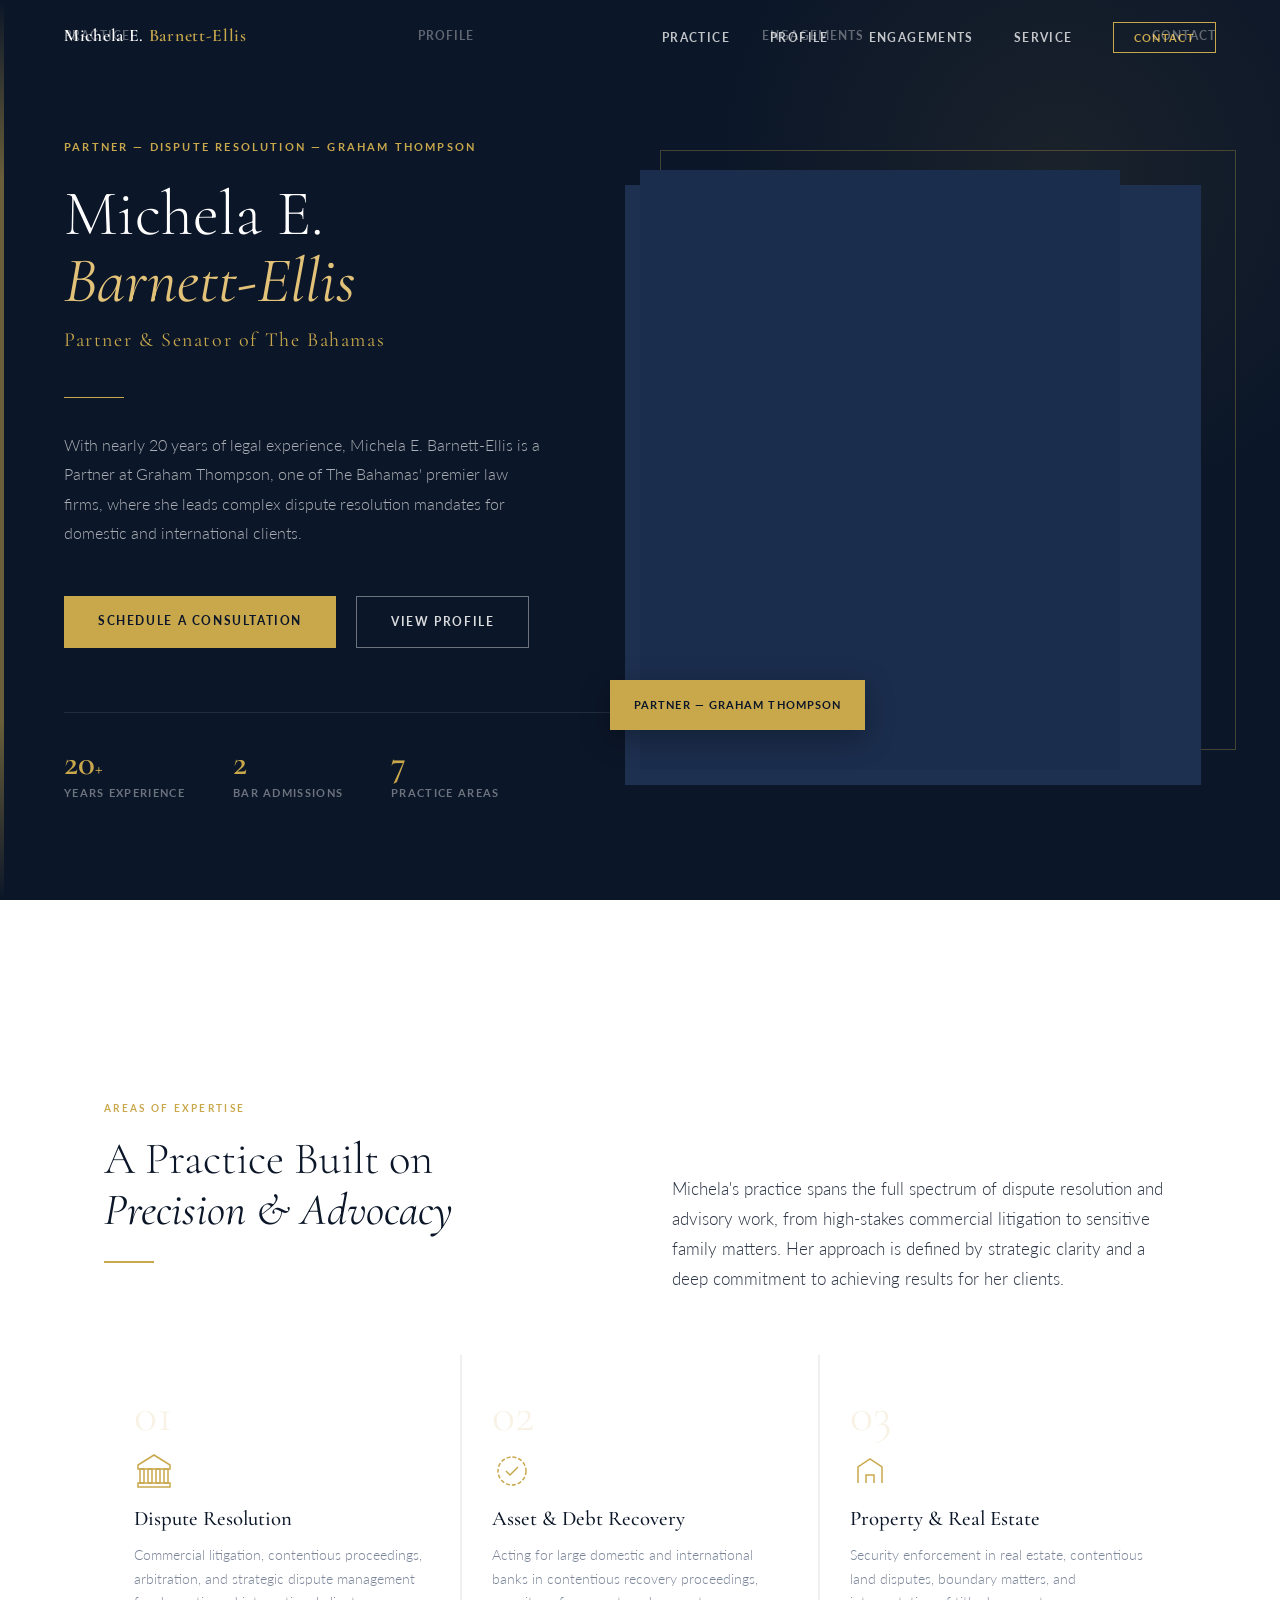
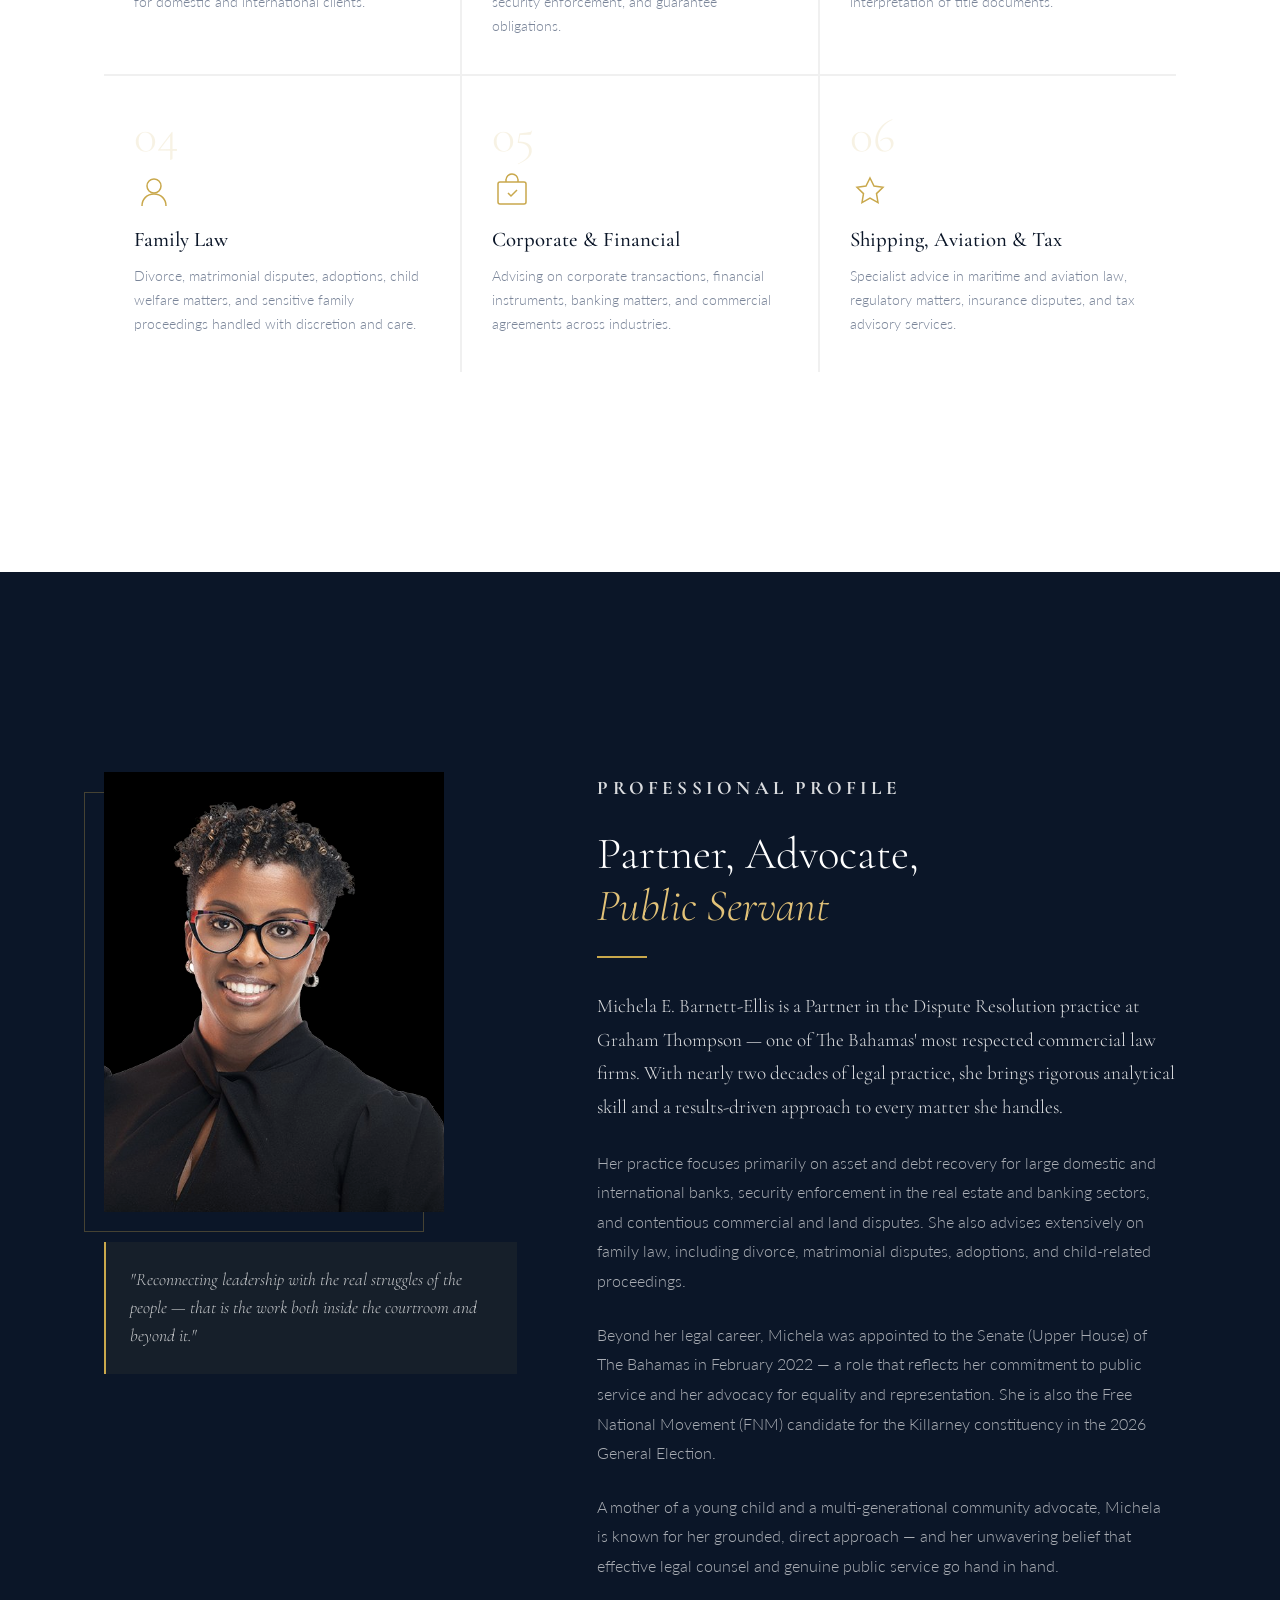
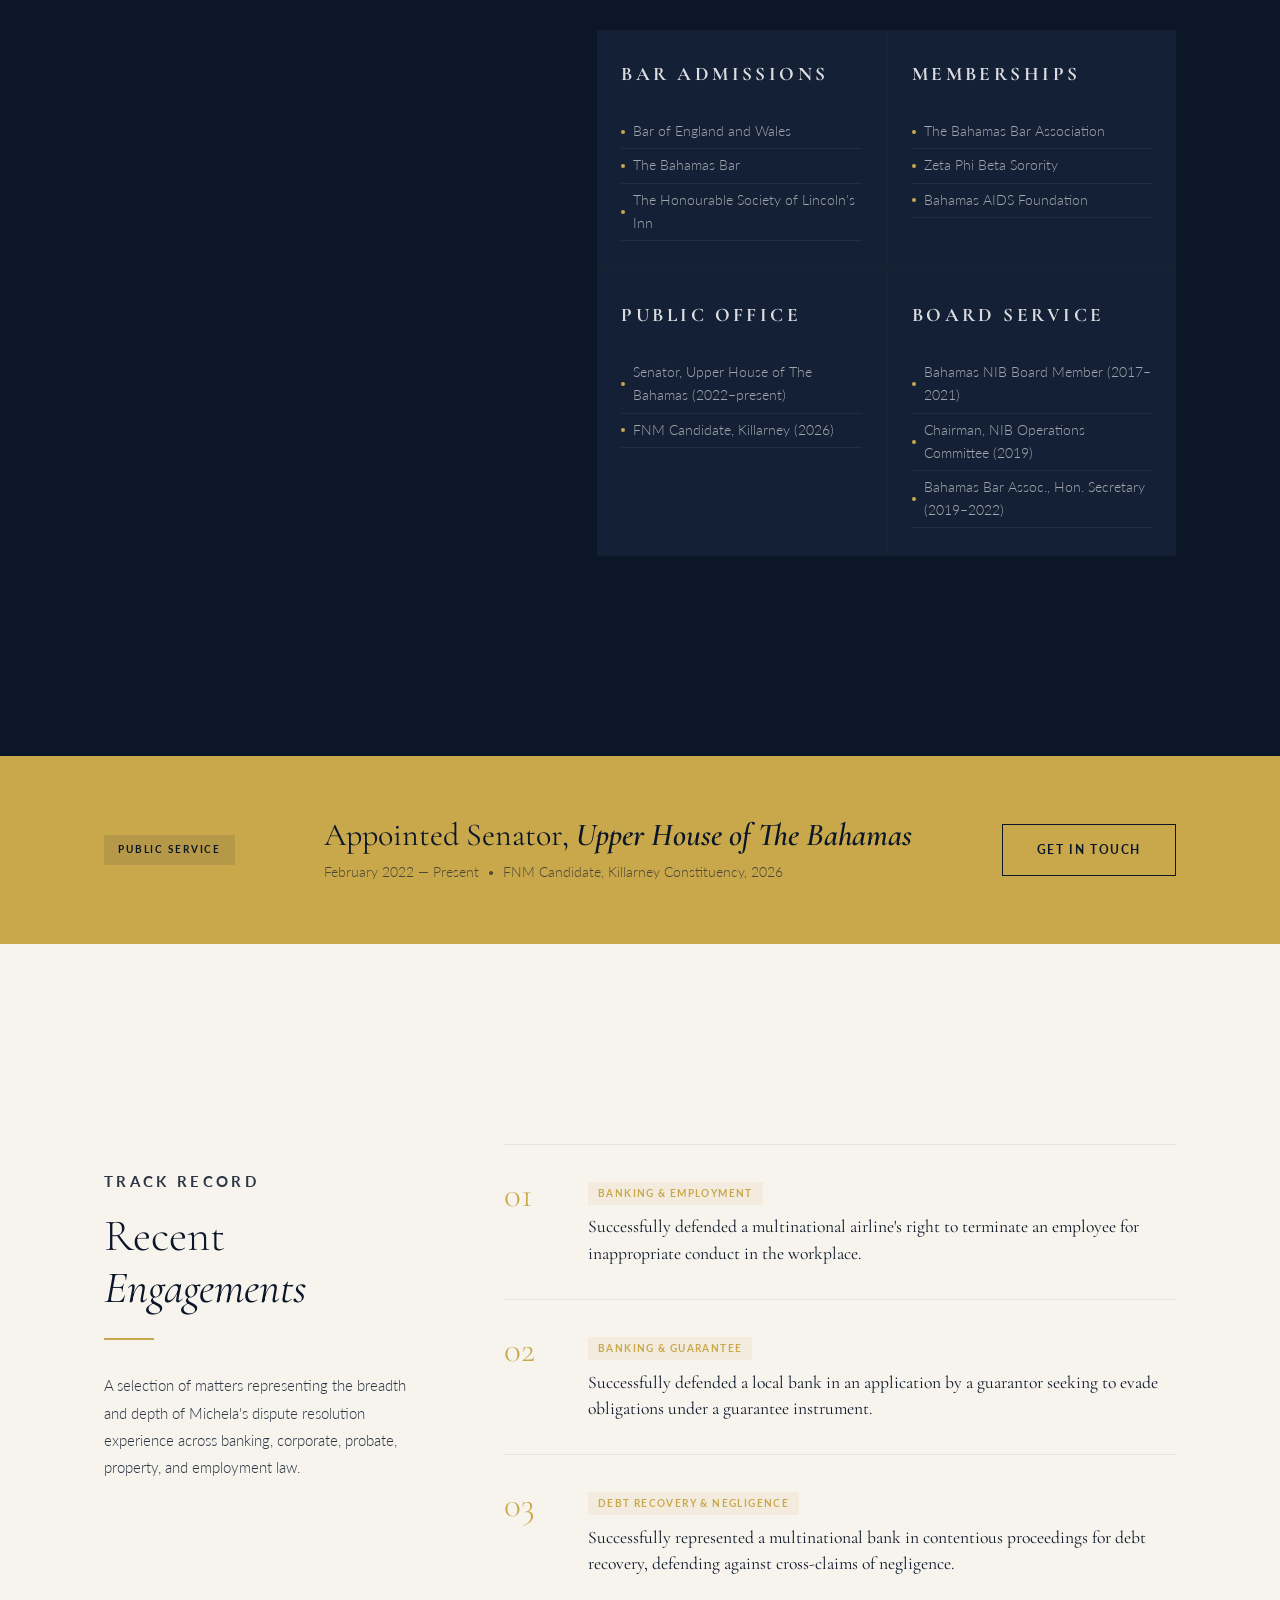
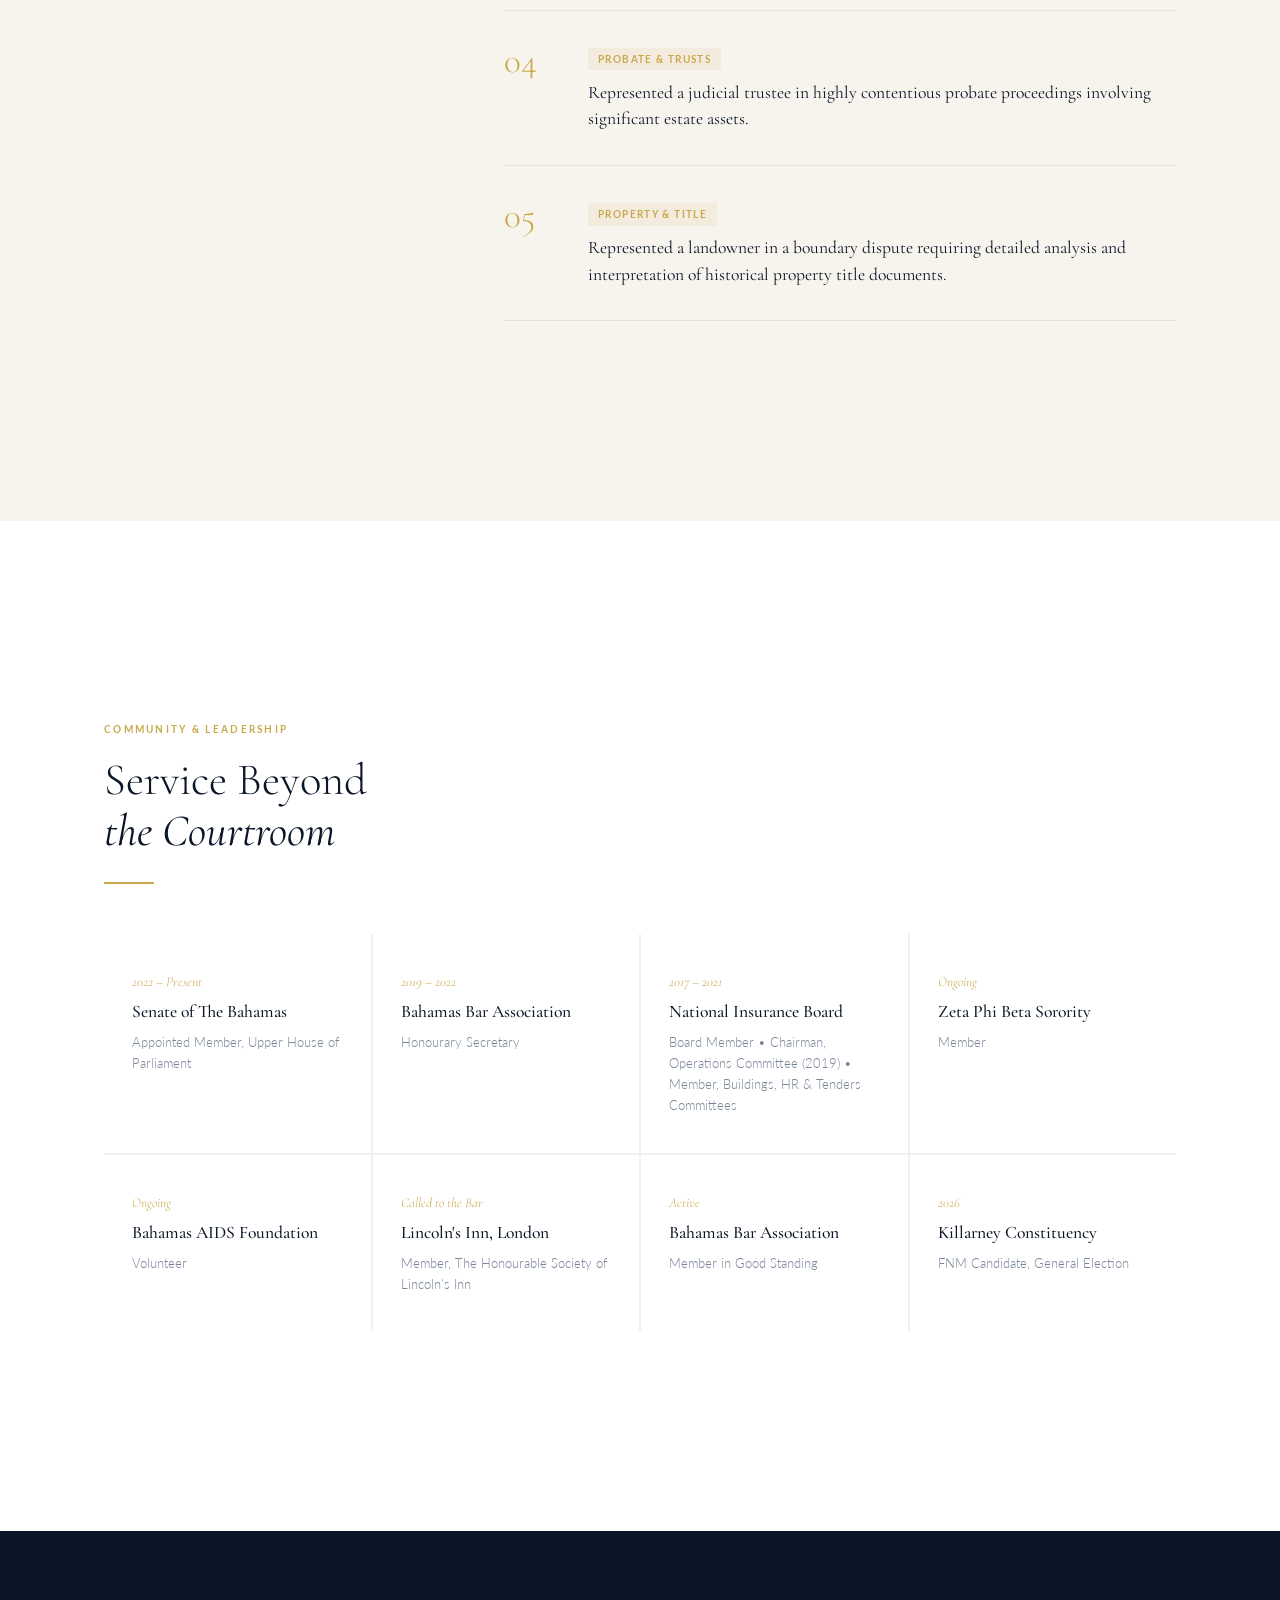
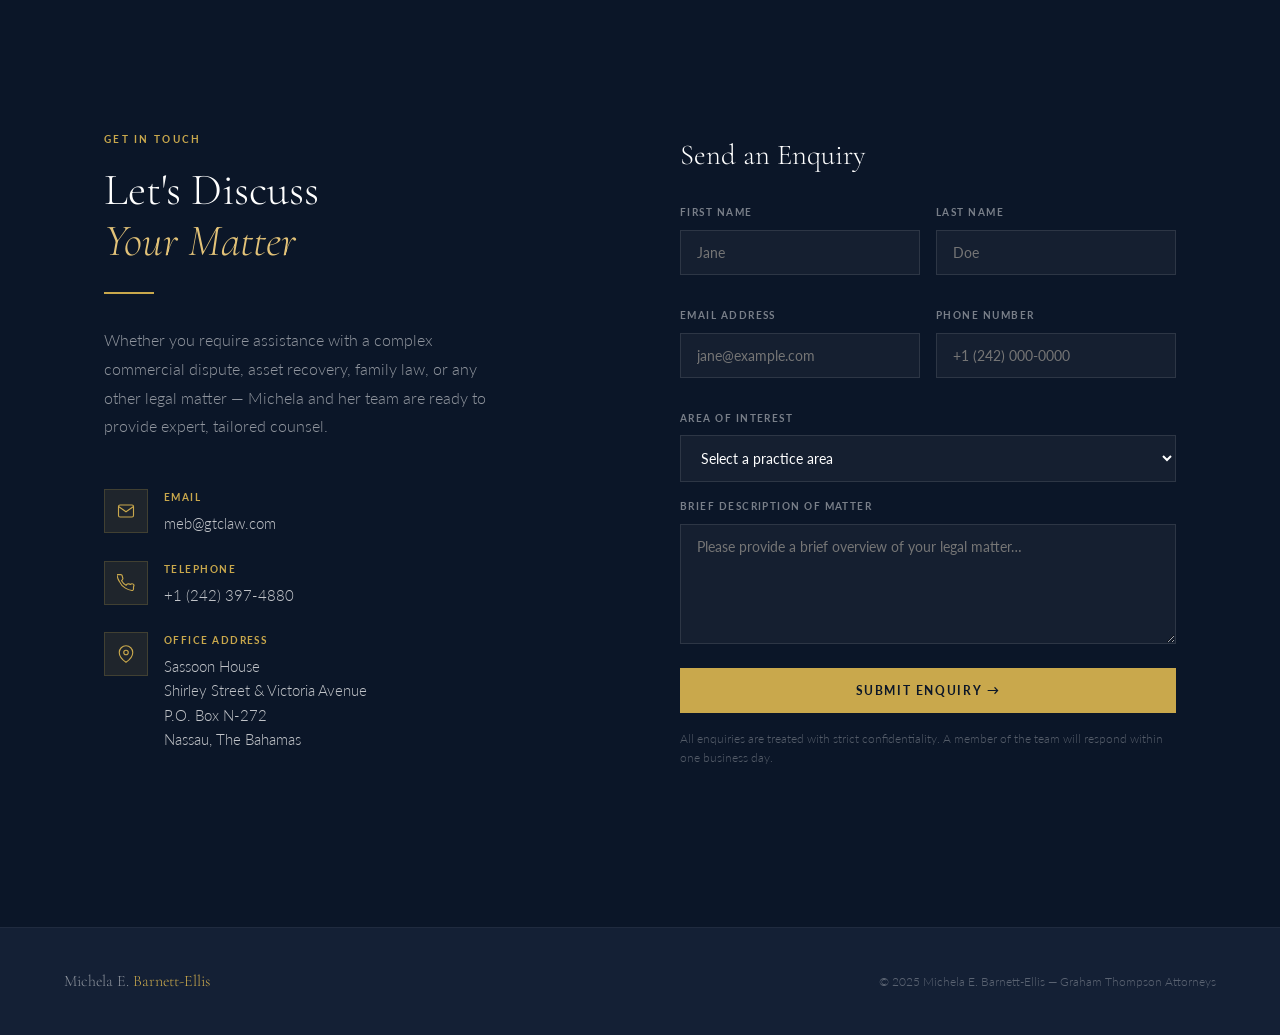
<file: demos/michela/index.html>
<!DOCTYPE html>
<html lang="en">
<head>
  <meta charset="UTF-8" />
  <meta name="viewport" content="width=device-width, initial-scale=1.0" />
  <title>Michela E. Barnett-Ellis — Partner, Graham Thompson</title>
  <link rel="preconnect" href="https://fonts.googleapis.com" />
  <link rel="preconnect" href="https://fonts.gstatic.com" crossorigin />
  <link href="https://fonts.googleapis.com/css2?family=Cormorant+Garamond:ital,wght@0,300;0,400;0,500;0,600;0,700;1,300;1,400;1,600&family=Lato:wght@300;400;700&display=swap" rel="stylesheet" />
  <style>
    /* ============================================
       CSS VARIABLES & RESET
    ============================================ */
    :root {
      --navy:        #0b1628;
      --navy-mid:    #142035;
      --navy-light:  #1e3050;
      --gold:        #c9a84c;
      --gold-light:  #e2c278;
      --gold-pale:   #f5e9c8;
      --cream:       #f7f4ee;
      --white:       #ffffff;
      --charcoal:    #2c3545;
      --muted:       #7a8599;
      --border:      rgba(201,168,76,0.25);
      --font-serif:  'Cormorant Garamond', Georgia, serif;
      --font-sans:   'Lato', sans-serif;
    }

    *, *::before, *::after { box-sizing: border-box; margin: 0; padding: 0; }

    html { scroll-behavior: smooth; font-size: 16px; }

    body {
      background: var(--cream);
      color: var(--charcoal);
      font-family: var(--font-sans);
      font-weight: 300;
      line-height: 1.7;
      overflow-x: hidden;
    }

    img { max-width: 100%; display: block; }
    a { text-decoration: none; color: inherit; }
    ul { list-style: none; }

    /* ============================================
       NAVIGATION
    ============================================ */
    nav {
      position: fixed;
      top: 0;
      left: 0;
      right: 0;
      z-index: 100;
      padding: 0 5%;
      height: 72px;
      display: flex;
      align-items: center;
      justify-content: space-between;
      background: transparent;
      transition: background 0.4s ease, box-shadow 0.4s ease;
    }

    nav.scrolled {
      background: rgba(11,22,40,0.97);
      backdrop-filter: blur(12px);
      box-shadow: 0 2px 30px rgba(0,0,0,0.3);
    }

    .nav-logo {
      font-family: var(--font-serif);
      font-size: 1.1rem;
      font-weight: 600;
      color: var(--white);
      letter-spacing: 0.04em;
      opacity: 0;
      animation: fadeIn 1s ease 0.3s forwards;
    }

    .nav-logo span {
      color: var(--gold);
    }

    .nav-links {
      display: flex;
      gap: 2.5rem;
      opacity: 0;
      animation: fadeIn 1s ease 0.5s forwards;
    }

    .nav-links a {
      font-family: var(--font-sans);
      font-size: 0.72rem;
      font-weight: 700;
      letter-spacing: 0.12em;
      text-transform: uppercase;
      color: rgba(255,255,255,0.75);
      transition: color 0.3s;
      position: relative;
    }

    .nav-links a::after {
      content: '';
      position: absolute;
      bottom: -4px;
      left: 0;
      width: 0;
      height: 1px;
      background: var(--gold);
      transition: width 0.3s;
    }

    .nav-links a:hover { color: var(--gold); }
    .nav-links a:hover::after { width: 100%; }

    .nav-cta {
      font-size: 0.7rem !important;
      letter-spacing: 0.12em;
      font-weight: 700 !important;
      border: 1px solid var(--gold) !important;
      padding: 8px 20px !important;
      color: var(--gold) !important;
      transition: background 0.3s, color 0.3s !important;
    }
    .nav-cta:hover {
      background: var(--gold) !important;
      color: var(--navy) !important;
    }
    .nav-cta::after { display: none !important; }

    /* Hamburger */
    .hamburger {
      display: none;
      flex-direction: column;
      gap: 5px;
      cursor: pointer;
      padding: 4px;
    }
    .hamburger span {
      display: block;
      width: 24px;
      height: 2px;
      background: var(--white);
      transition: all 0.3s;
    }

    /* Mobile menu */
    .mobile-menu {
      display: none;
      position: fixed;
      top: 72px;
      left: 0;
      right: 0;
      background: var(--navy);
      padding: 2rem 5%;
      z-index: 99;
      flex-direction: column;
      gap: 1.5rem;
    }
    .mobile-menu.open { display: flex; }
    .mobile-menu a {
      font-family: var(--font-sans);
      font-size: 0.8rem;
      font-weight: 700;
      letter-spacing: 0.1em;
      text-transform: uppercase;
      color: rgba(255,255,255,0.8);
    }

    /* ============================================
       HERO SECTION
    ============================================ */
    #hero {
      position: relative;
      min-height: 100vh;
      background: var(--navy);
      display: flex;
      align-items: center;
      overflow: hidden;
    }

    /* Subtle radial glow */
    #hero::before {
      content: '';
      position: absolute;
      top: -20%;
      right: -10%;
      width: 700px;
      height: 700px;
      background: radial-gradient(circle, rgba(201,168,76,0.08) 0%, transparent 70%);
      pointer-events: none;
    }

    /* Gold line accent */
    .hero-line {
      position: absolute;
      top: 0;
      left: 0;
      width: 4px;
      height: 100%;
      background: linear-gradient(to bottom, transparent, var(--gold) 20%, var(--gold) 80%, transparent);
      opacity: 0.5;
    }

    .hero-inner {
      position: relative;
      z-index: 2;
      width: 100%;
      max-width: 1300px;
      margin: 0 auto;
      padding: 120px 5% 80px;
      display: grid;
      grid-template-columns: 1fr 1fr;
      gap: 0;
      align-items: center;
    }

    .hero-text {
      padding-right: 5%;
    }

    .hero-eyebrow {
      font-family: var(--font-sans);
      font-size: 0.68rem;
      font-weight: 700;
      letter-spacing: 0.2em;
      text-transform: uppercase;
      color: var(--gold);
      margin-bottom: 1.5rem;
      opacity: 0;
      transform: translateY(20px);
      animation: slideUp 0.8s ease 0.4s forwards;
    }

    .hero-name {
      font-family: var(--font-serif);
      font-size: clamp(3rem, 5vw, 5rem);
      font-weight: 300;
      color: var(--white);
      line-height: 1.05;
      margin-bottom: 0.5rem;
      opacity: 0;
      transform: translateY(20px);
      animation: slideUp 0.8s ease 0.6s forwards;
    }

    .hero-name em {
      font-style: italic;
      color: var(--gold-light);
      font-weight: 400;
    }

    .hero-title {
      font-family: var(--font-serif);
      font-size: 1.25rem;
      font-weight: 400;
      color: var(--gold);
      letter-spacing: 0.08em;
      margin-bottom: 2.5rem;
      opacity: 0;
      transform: translateY(20px);
      animation: slideUp 0.8s ease 0.8s forwards;
    }

    .hero-divider {
      width: 60px;
      height: 1px;
      background: var(--gold);
      margin-bottom: 2rem;
      opacity: 0;
      animation: fadeIn 0.8s ease 1s forwards;
    }

    .hero-bio {
      font-size: 1rem;
      color: rgba(255,255,255,0.65);
      line-height: 1.85;
      max-width: 480px;
      margin-bottom: 3rem;
      opacity: 0;
      transform: translateY(20px);
      animation: slideUp 0.8s ease 1.1s forwards;
    }

    .hero-actions {
      display: flex;
      gap: 1.25rem;
      flex-wrap: wrap;
      opacity: 0;
      transform: translateY(20px);
      animation: slideUp 0.8s ease 1.3s forwards;
    }

    .btn-primary {
      display: inline-block;
      background: var(--gold);
      color: var(--navy);
      font-family: var(--font-sans);
      font-size: 0.72rem;
      font-weight: 700;
      letter-spacing: 0.14em;
      text-transform: uppercase;
      padding: 15px 34px;
      transition: background 0.3s, transform 0.2s;
    }
    .btn-primary:hover {
      background: var(--gold-light);
      transform: translateY(-2px);
    }

    .btn-outline {
      display: inline-block;
      border: 1px solid rgba(255,255,255,0.4);
      color: rgba(255,255,255,0.85);
      font-family: var(--font-sans);
      font-size: 0.72rem;
      font-weight: 700;
      letter-spacing: 0.14em;
      text-transform: uppercase;
      padding: 15px 34px;
      transition: border-color 0.3s, color 0.3s, transform 0.2s;
    }
    .btn-outline:hover {
      border-color: var(--gold);
      color: var(--gold);
      transform: translateY(-2px);
    }

    /* Stats row */
    .hero-stats {
      display: flex;
      gap: 3rem;
      margin-top: 4rem;
      padding-top: 2rem;
      border-top: 1px solid rgba(255,255,255,0.1);
      opacity: 0;
      animation: fadeIn 0.8s ease 1.5s forwards;
    }

    .stat-item {}
    .stat-number {
      font-family: var(--font-serif);
      font-size: 2.2rem;
      font-weight: 600;
      color: var(--gold);
      line-height: 1;
    }
    .stat-label {
      font-size: 0.68rem;
      font-weight: 700;
      letter-spacing: 0.12em;
      text-transform: uppercase;
      color: rgba(255,255,255,0.4);
      margin-top: 4px;
    }

    /* Hero photo */
    .hero-photo-wrap {
      position: relative;
      opacity: 0;
      transform: translateX(40px);
      animation: slideLeft 1s ease 0.5s forwards;
    }

    .hero-photo-frame {
      position: relative;
      padding: 0;
    }

    /* Gold frame accent */
    .hero-photo-frame::before {
      content: '';
      position: absolute;
      top: -20px;
      right: -20px;
      bottom: 20px;
      left: 20px;
      border: 1px solid var(--gold);
      opacity: 0.3;
      z-index: 0;
    }

    .hero-photo-frame::after {
      content: '';
      position: absolute;
      bottom: -15px;
      left: -15px;
      top: 15px;
      right: 15px;
      background: var(--navy-light);
      z-index: 0;
    }

    .hero-photo-frame img {
      position: relative;
      z-index: 1;
      width: 100%;
      max-width: 480px;
      height: 600px;
      object-fit: cover;
      object-position: center top;
      filter: contrast(1.02) brightness(0.98);
    }

    .hero-badge {
      position: absolute;
      bottom: 40px;
      left: -30px;
      z-index: 10;
      background: var(--gold);
      color: var(--navy);
      padding: 16px 24px;
      font-family: var(--font-sans);
      font-size: 0.68rem;
      font-weight: 700;
      letter-spacing: 0.1em;
      text-transform: uppercase;
      box-shadow: 0 8px 30px rgba(0,0,0,0.3);
    }

    /* ============================================
       SECTION UTILITY
    ============================================ */
    section { position: relative; }

    .section-inner {
      max-width: 1200px;
      margin: 0 auto;
      padding: 0 5%;
    }

    .section-label {
      font-family: var(--font-sans);
      font-size: 0.65rem;
      font-weight: 700;
      letter-spacing: 0.22em;
      text-transform: uppercase;
      color: var(--gold);
      margin-bottom: 1rem;
    }

    .section-title {
      font-family: var(--font-serif);
      font-size: clamp(2rem, 3.5vw, 3rem);
      font-weight: 300;
      line-height: 1.15;
      color: var(--navy);
    }

    .section-title em {
      font-style: italic;
      font-weight: 400;
    }

    .gold-rule {
      width: 50px;
      height: 2px;
      background: var(--gold);
      margin: 1.5rem 0 2rem;
    }

    /* Reveal on scroll */
    .reveal {
      opacity: 0;
      transform: translateY(30px);
      transition: opacity 0.7s ease, transform 0.7s ease;
    }
    .reveal.visible {
      opacity: 1;
      transform: none;
    }
    .reveal-delay-1 { transition-delay: 0.15s; }
    .reveal-delay-2 { transition-delay: 0.3s; }
    .reveal-delay-3 { transition-delay: 0.45s; }
    .reveal-delay-4 { transition-delay: 0.6s; }

    /* ============================================
       PRACTICE AREAS
    ============================================ */
    #practice {
      background: var(--white);
      padding: 100px 0;
    }

    .practice-header {
      display: grid;
      grid-template-columns: 1fr 1fr;
      gap: 4rem;
      align-items: end;
      margin-bottom: 60px;
    }

    .practice-intro {
      font-size: 1.05rem;
      color: var(--charcoal);
      line-height: 1.8;
    }

    .areas-grid {
      display: grid;
      grid-template-columns: repeat(3, 1fr);
      gap: 2px;
      background: rgba(0,0,0,0.06);
    }

    .area-card {
      background: var(--white);
      padding: 36px 30px;
      position: relative;
      overflow: hidden;
      cursor: default;
      transition: background 0.3s;
    }

    .area-card::before {
      content: '';
      position: absolute;
      bottom: 0;
      left: 0;
      right: 0;
      height: 2px;
      background: var(--gold);
      transform: scaleX(0);
      transform-origin: left;
      transition: transform 0.4s ease;
    }

    .area-card:hover { background: #fafaf8; }
    .area-card:hover::before { transform: scaleX(1); }

    .area-number {
      font-family: var(--font-serif);
      font-size: 3rem;
      font-weight: 300;
      color: rgba(201,168,76,0.15);
      line-height: 1;
      margin-bottom: 12px;
    }

    .area-icon {
      width: 40px;
      height: 40px;
      margin-bottom: 1rem;
    }

    .area-icon svg {
      width: 100%;
      height: 100%;
      stroke: var(--gold);
      fill: none;
      stroke-width: 1.5;
    }

    .area-name {
      font-family: var(--font-serif);
      font-size: 1.3rem;
      font-weight: 500;
      color: var(--navy);
      margin-bottom: 0.7rem;
      line-height: 1.2;
    }

    .area-desc {
      font-size: 0.875rem;
      color: var(--muted);
      line-height: 1.7;
    }

    /* ============================================
       BIOGRAPHY / PROFILE
    ============================================ */
    #biography {
      background: var(--navy);
      padding: 100px 0;
      overflow: hidden;
    }

    .bio-grid {
      display: grid;
      grid-template-columns: 1fr 1.4fr;
      gap: 80px;
      align-items: start;
    }

    .bio-sticky {
      position: sticky;
      top: 100px;
    }

    .bio-photo-wrap {
      position: relative;
    }

    .bio-photo-wrap img {
      width: 100%;
      max-width: 340px;
      height: 440px;
      object-fit: cover;
      object-position: center top;
      filter: grayscale(15%) contrast(1.05);
    }

    .bio-photo-accent {
      position: absolute;
      top: 20px;
      left: -20px;
      width: 100%;
      max-width: 340px;
      height: 440px;
      border: 1px solid rgba(201,168,76,0.3);
      z-index: 0;
    }

    .bio-photo-wrap img { position: relative; z-index: 1; }

    .bio-quote {
      margin-top: 30px;
      padding: 24px;
      border-left: 2px solid var(--gold);
      background: rgba(201,168,76,0.06);
    }

    .bio-quote p {
      font-family: var(--font-serif);
      font-size: 1.1rem;
      font-style: italic;
      color: rgba(255,255,255,0.75);
      line-height: 1.6;
    }

    .section-title-light {
      font-family: var(--font-serif);
      font-size: clamp(2rem, 3.5vw, 3rem);
      font-weight: 300;
      line-height: 1.15;
      color: var(--white);
    }
    .section-title-light em {
      font-style: italic;
      color: var(--gold-light);
    }

    .bio-text p {
      font-size: 0.975rem;
      color: rgba(255,255,255,0.65);
      line-height: 1.9;
      margin-bottom: 1.5rem;
    }

    .bio-text p:first-child {
      font-family: var(--font-serif);
      font-size: 1.2rem;
      color: rgba(255,255,255,0.85);
      line-height: 1.75;
    }

    /* credentials */
    .credentials-row {
      display: grid;
      grid-template-columns: 1fr 1fr;
      gap: 2px;
      margin-top: 3rem;
      background: rgba(255,255,255,0.05);
    }

    .cred-block {
      background: var(--navy-mid);
      padding: 28px 24px;
    }

    .cred-title {
      font-family: var(--font-sans);
      font-size: 0.65rem;
      font-weight: 700;
      letter-spacing: 0.18em;
      text-transform: uppercase;
      color: var(--gold);
      margin-bottom: 1rem;
    }

    .cred-list li {
      font-size: 0.85rem;
      color: rgba(255,255,255,0.6);
      padding: 5px 0;
      border-bottom: 1px solid rgba(255,255,255,0.06);
      padding-left: 12px;
      position: relative;
    }

    .cred-list li::before {
      content: '';
      position: absolute;
      left: 0;
      top: 50%;
      transform: translateY(-50%);
      width: 4px;
      height: 4px;
      background: var(--gold);
      border-radius: 50%;
    }

    /* ============================================
       ENGAGEMENTS / RECENT WORK
    ============================================ */
    #engagements {
      background: var(--cream);
      padding: 100px 0;
    }

    .engagements-layout {
      display: grid;
      grid-template-columns: 320px 1fr;
      gap: 80px;
      align-items: start;
    }

    .engagements-sidebar {
      position: sticky;
      top: 100px;
    }

    .engagements-sidebar p {
      font-size: 0.95rem;
      color: var(--charcoal);
      line-height: 1.8;
      margin-top: 1.5rem;
    }

    .engagement-list {
      display: flex;
      flex-direction: column;
      gap: 0;
    }

    .engagement-item {
      display: grid;
      grid-template-columns: 60px 1fr;
      gap: 24px;
      padding: 32px 0;
      border-bottom: 1px solid rgba(0,0,0,0.08);
      align-items: start;
      transition: background 0.2s;
    }

    .engagement-item:first-child { border-top: 1px solid rgba(0,0,0,0.08); }

    .engagement-num {
      font-family: var(--font-serif);
      font-size: 2.2rem;
      font-weight: 300;
      color: var(--gold);
      line-height: 1;
    }

    .engagement-content {}

    .engagement-tag {
      display: inline-block;
      font-size: 0.62rem;
      font-weight: 700;
      letter-spacing: 0.14em;
      text-transform: uppercase;
      color: var(--gold);
      background: rgba(201,168,76,0.1);
      padding: 3px 10px;
      margin-bottom: 0.6rem;
    }

    .engagement-text {
      font-family: var(--font-serif);
      font-size: 1.1rem;
      font-weight: 400;
      color: var(--navy);
      line-height: 1.5;
    }

    /* ============================================
       SENATE / PUBLIC SERVICE BANNER
    ============================================ */
    #senate {
      background: var(--gold);
      padding: 60px 0;
    }

    .senate-inner {
      display: flex;
      align-items: center;
      gap: 3rem;
      justify-content: space-between;
    }

    .senate-badge {
      font-family: var(--font-sans);
      font-size: 0.65rem;
      font-weight: 700;
      letter-spacing: 0.18em;
      text-transform: uppercase;
      color: var(--navy);
      background: rgba(11,22,40,0.1);
      padding: 6px 14px;
      white-space: nowrap;
    }

    .senate-text {
      font-family: var(--font-serif);
      font-size: clamp(1.4rem, 2.5vw, 2.2rem);
      font-weight: 400;
      color: var(--navy);
      line-height: 1.2;
    }

    .senate-text em {
      font-style: italic;
      font-weight: 600;
    }

    .senate-sub {
      font-size: 0.85rem;
      color: rgba(11,22,40,0.65);
      margin-top: 0.4rem;
    }

    /* ============================================
       SERVICE & AFFILIATIONS
    ============================================ */
    #service {
      background: var(--white);
      padding: 100px 0;
    }

    .service-grid {
      display: grid;
      grid-template-columns: repeat(4, 1fr);
      gap: 2px;
      background: rgba(0,0,0,0.06);
      margin-top: 50px;
    }

    .service-card {
      background: var(--white);
      padding: 36px 28px;
      transition: background 0.3s;
    }
    .service-card:hover { background: #fafaf8; }

    .service-year {
      font-family: var(--font-serif);
      font-size: 0.85rem;
      color: var(--gold);
      font-style: italic;
      margin-bottom: 0.5rem;
    }

    .service-org {
      font-family: var(--font-serif);
      font-size: 1.1rem;
      font-weight: 500;
      color: var(--navy);
      margin-bottom: 0.5rem;
      line-height: 1.3;
    }

    .service-role {
      font-size: 0.83rem;
      color: var(--muted);
      line-height: 1.6;
    }

    /* ============================================
       CONTACT
    ============================================ */
    #contact {
      background: var(--navy);
      padding: 100px 0 80px;
    }

    .contact-grid {
      display: grid;
      grid-template-columns: 1fr 1fr;
      gap: 80px;
      align-items: start;
    }

    .contact-intro {
      font-size: 0.975rem;
      color: rgba(255,255,255,0.55);
      line-height: 1.85;
      margin-top: 1.5rem;
      max-width: 400px;
    }

    .contact-details {
      margin-top: 3rem;
      display: flex;
      flex-direction: column;
      gap: 1.5rem;
    }

    .contact-item {
      display: flex;
      align-items: flex-start;
      gap: 16px;
    }

    .contact-icon {
      width: 44px;
      height: 44px;
      background: rgba(201,168,76,0.1);
      border: 1px solid rgba(201,168,76,0.2);
      display: flex;
      align-items: center;
      justify-content: center;
      flex-shrink: 0;
    }

    .contact-icon svg {
      width: 18px;
      height: 18px;
      stroke: var(--gold);
      fill: none;
      stroke-width: 1.5;
    }

    .contact-item-label {
      font-size: 0.65rem;
      font-weight: 700;
      letter-spacing: 0.14em;
      text-transform: uppercase;
      color: var(--gold);
      margin-bottom: 4px;
    }

    .contact-item-value {
      font-size: 0.95rem;
      color: rgba(255,255,255,0.75);
    }

    .contact-item-value a {
      transition: color 0.3s;
    }
    .contact-item-value a:hover { color: var(--gold); }

    /* Form */
    .contact-form {}

    .form-title {
      font-family: var(--font-serif);
      font-size: 1.8rem;
      font-weight: 300;
      color: var(--white);
      margin-bottom: 1.5rem;
    }

    .form-row {
      display: grid;
      grid-template-columns: 1fr 1fr;
      gap: 1rem;
      margin-bottom: 1rem;
    }

    .form-group {
      display: flex;
      flex-direction: column;
      margin-bottom: 1rem;
    }

    .form-group label {
      font-size: 0.65rem;
      font-weight: 700;
      letter-spacing: 0.14em;
      text-transform: uppercase;
      color: rgba(255,255,255,0.45);
      margin-bottom: 8px;
    }

    .form-group input,
    .form-group textarea,
    .form-group select {
      background: rgba(255,255,255,0.04);
      border: 1px solid rgba(255,255,255,0.1);
      color: var(--white);
      font-family: var(--font-sans);
      font-size: 0.9rem;
      padding: 13px 16px;
      outline: none;
      transition: border-color 0.3s;
      width: 100%;
    }

    .form-group input:focus,
    .form-group textarea:focus,
    .form-group select:focus {
      border-color: var(--gold);
    }

    .form-group textarea { resize: vertical; min-height: 120px; }

    .form-group select option { background: var(--navy); }

    .form-submit {
      width: 100%;
      background: var(--gold);
      color: var(--navy);
      border: none;
      font-family: var(--font-sans);
      font-size: 0.72rem;
      font-weight: 700;
      letter-spacing: 0.14em;
      text-transform: uppercase;
      padding: 16px;
      cursor: pointer;
      transition: background 0.3s;
      margin-top: 0.5rem;
    }
    .form-submit:hover { background: var(--gold-light); }

    .form-note {
      font-size: 0.75rem;
      color: rgba(255,255,255,0.3);
      margin-top: 1rem;
      line-height: 1.6;
    }

    /* ============================================
       FOOTER
    ============================================ */
    footer {
      background: var(--navy-mid);
      border-top: 1px solid rgba(255,255,255,0.05);
      padding: 40px 5%;
      display: flex;
      align-items: center;
      justify-content: space-between;
      gap: 2rem;
      flex-wrap: wrap;
    }

    .footer-logo {
      font-family: var(--font-serif);
      font-size: 1rem;
      color: rgba(255,255,255,0.5);
    }
    .footer-logo span { color: var(--gold); }

    .footer-copy {
      font-size: 0.78rem;
      color: rgba(255,255,255,0.3);
    }

    .footer-links {
      display: flex;
      gap: 2rem;
    }
    .footer-links a {
      font-size: 0.72rem;
      font-weight: 700;
      letter-spacing: 0.1em;
      text-transform: uppercase;
      color: rgba(255,255,255,0.35);
      transition: color 0.3s;
    }
    .footer-links a:hover { color: var(--gold); }

    /* ============================================
       ANIMATIONS
    ============================================ */
    @keyframes fadeIn {
      from { opacity: 0; }
      to { opacity: 1; }
    }

    @keyframes slideUp {
      from { opacity: 0; transform: translateY(25px); }
      to { opacity: 1; transform: translateY(0); }
    }

    @keyframes slideLeft {
      from { opacity: 0; transform: translateX(40px); }
      to { opacity: 1; transform: translateX(0); }
    }

    /* ============================================
       RESPONSIVE
    ============================================ */
    @media (max-width: 1024px) {
      .hero-inner { grid-template-columns: 1fr; }
      .hero-photo-wrap { display: none; }
      .hero-text { padding-right: 0; max-width: 700px; }
      .bio-grid { grid-template-columns: 1fr; }
      .bio-sticky { position: static; }
      .bio-photo-wrap { display: none; }
      .practice-header { grid-template-columns: 1fr; gap: 1.5rem; }
      .areas-grid { grid-template-columns: repeat(2, 1fr); }
      .engagements-layout { grid-template-columns: 1fr; }
      .engagements-sidebar { position: static; }
      .contact-grid { grid-template-columns: 1fr; gap: 50px; }
      .senate-inner { flex-direction: column; text-align: center; }
      .service-grid { grid-template-columns: repeat(2, 1fr); }
    }

    @media (max-width: 768px) {
      .nav-links { display: none; }
      .hamburger { display: flex; }
      .areas-grid { grid-template-columns: 1fr; }
      .credentials-row { grid-template-columns: 1fr; }
      .form-row { grid-template-columns: 1fr; }
      .service-grid { grid-template-columns: 1fr; }
      .hero-stats { flex-wrap: wrap; gap: 2rem; }
      footer { flex-direction: column; text-align: center; }
      .footer-links { justify-content: center; }
    }
  </style>
</head>
<body>

  <!-- ========== NAVIGATION ========== -->
  <nav id="mainNav">
    <div class="nav-logo">Michela E. <span>Barnett-Ellis</span></div>
    <ul class="nav-links">
      <li><a href="#practice">Practice</a></li>
      <li><a href="#biography">Profile</a></li>
      <li><a href="#engagements">Engagements</a></li>
      <li><a href="#service">Service</a></li>
      <li><a href="#contact" class="nav-cta">Contact</a></li>
    </ul>
    <div class="hamburger" id="hamburger" onclick="toggleMenu()">
      <span></span><span></span><span></span>
    </div>
  </nav>

  <div class="mobile-menu" id="mobileMenu">
    <a href="#practice" onclick="closeMenu()">Practice Areas</a>
    <a href="#biography" onclick="closeMenu()">Profile</a>
    <a href="#engagements" onclick="closeMenu()">Engagements</a>
    <a href="#service" onclick="closeMenu()">Service</a>
    <a href="#contact" onclick="closeMenu()">Contact</a>
  </div>

  <!-- ========== HERO ========== -->
  <section id="hero">
    <div class="hero-line"></div>
    <div class="hero-inner">

      <div class="hero-text">
        <p class="hero-eyebrow">Partner &mdash; Dispute Resolution &mdash; Graham Thompson</p>
        <h1 class="hero-name">Michela E.<br><em>Barnett-Ellis</em></h1>
        <p class="hero-title">Partner &amp; Senator of The Bahamas</p>
        <div class="hero-divider"></div>
        <p class="hero-bio">
          With nearly 20 years of legal experience, Michela E. Barnett-Ellis is a Partner
          at Graham Thompson, one of The Bahamas' premier law firms, where she leads
          complex dispute resolution mandates for domestic and international clients.
        </p>
        <div class="hero-actions">
          <a href="#contact" class="btn-primary">Schedule a Consultation</a>
          <a href="#biography" class="btn-outline">View Profile</a>
        </div>

        <div class="hero-stats">
          <div class="stat-item">
            <div class="stat-number">20<span style="font-size:1.2rem">+</span></div>
            <div class="stat-label">Years Experience</div>
          </div>
          <div class="stat-item">
            <div class="stat-number">2</div>
            <div class="stat-label">Bar Admissions</div>
          </div>
          <div class="stat-item">
            <div class="stat-number">7</div>
            <div class="stat-label">Practice Areas</div>
          </div>
        </div>
      </div>

      <div class="hero-photo-wrap">
        <div class="hero-photo-frame">
          <img src="[data-uri]" alt="Michela E. Barnett-Ellis, Partner" style="width:100%;max-width:480px;height:600px;object-fit:cover;object-position:center top;position:relative;z-index:1;" onerror="this.src='[data-uri]'">
        </div>
        <div class="hero-badge">Partner &mdash; Graham Thompson</div>
      </div>

    </div>
  </section>

  <!-- ========== PRACTICE AREAS ========== -->
  <section id="practice">
    <div class="section-inner" style="padding-top:100px; padding-bottom:100px;">

      <div class="practice-header reveal">
        <div>
          <p class="section-label">Areas of Expertise</p>
          <h2 class="section-title">A Practice Built on<br><em>Precision &amp; Advocacy</em></h2>
          <div class="gold-rule"></div>
        </div>
        <p class="practice-intro">
          Michela's practice spans the full spectrum of dispute resolution and advisory
          work, from high-stakes commercial litigation to sensitive family matters.
          Her approach is defined by strategic clarity and a deep commitment to
          achieving results for her clients.
        </p>
      </div>

      <div class="areas-grid">

        <div class="area-card reveal">
          <div class="area-number">01</div>
          <div class="area-icon">
            <svg viewBox="0 0 40 40"><path d="M20 4L4 14v4h32v-4L20 4z"/><rect x="6" y="18" width="4" height="14"/><rect x="14" y="18" width="4" height="14"/><rect x="22" y="18" width="4" height="14"/><rect x="30" y="18" width="4" height="14"/><rect x="4" y="32" width="32" height="4"/></svg>
          </div>
          <div class="area-name">Dispute Resolution</div>
          <p class="area-desc">Commercial litigation, contentious proceedings, arbitration, and strategic dispute management for domestic and international clients.</p>
        </div>

        <div class="area-card reveal reveal-delay-1">
          <div class="area-number">02</div>
          <div class="area-icon">
            <svg viewBox="0 0 40 40"><circle cx="20" cy="20" r="14" stroke-dasharray="4 2"/><path d="M14 20l4 4 8-8"/></svg>
          </div>
          <div class="area-name">Asset &amp; Debt Recovery</div>
          <p class="area-desc">Acting for large domestic and international banks in contentious recovery proceedings, security enforcement, and guarantee obligations.</p>
        </div>

        <div class="area-card reveal reveal-delay-2">
          <div class="area-number">03</div>
          <div class="area-icon">
            <svg viewBox="0 0 40 40"><path d="M8 32V16l12-8 12 8v16"/><path d="M16 32v-8h8v8"/></svg>
          </div>
          <div class="area-name">Property &amp; Real Estate</div>
          <p class="area-desc">Security enforcement in real estate, contentious land disputes, boundary matters, and interpretation of title documents.</p>
        </div>

        <div class="area-card reveal">
          <div class="area-number">04</div>
          <div class="area-icon">
            <svg viewBox="0 0 40 40"><circle cx="20" cy="14" r="7"/><path d="M8 34c0-7 5-12 12-12s12 5 12 12"/></svg>
          </div>
          <div class="area-name">Family Law</div>
          <p class="area-desc">Divorce, matrimonial disputes, adoptions, child welfare matters, and sensitive family proceedings handled with discretion and care.</p>
        </div>

        <div class="area-card reveal reveal-delay-1">
          <div class="area-number">05</div>
          <div class="area-icon">
            <svg viewBox="0 0 40 40"><rect x="6" y="10" width="28" height="22" rx="2"/><path d="M14 10V8a6 6 0 0112 0v2"/><path d="M16 21l3 3 6-6"/></svg>
          </div>
          <div class="area-name">Corporate &amp; Financial</div>
          <p class="area-desc">Advising on corporate transactions, financial instruments, banking matters, and commercial agreements across industries.</p>
        </div>

        <div class="area-card reveal reveal-delay-2">
          <div class="area-number">06</div>
          <div class="area-icon">
            <svg viewBox="0 0 40 40"><path d="M20 6l4 8 9 1.3-6.5 6.3 1.5 9L20 26l-8 4.6 1.5-9L7 15.3 16 14z"/></svg>
          </div>
          <div class="area-name">Shipping, Aviation &amp; Tax</div>
          <p class="area-desc">Specialist advice in maritime and aviation law, regulatory matters, insurance disputes, and tax advisory services.</p>
        </div>

      </div>
    </div>
  </section>

  <!-- ========== BIOGRAPHY ========== -->
  <section id="biography">
    <div class="section-inner" style="padding-top:100px;padding-bottom:100px;">

      <div class="bio-grid">

        <div class="bio-sticky reveal">
          <div class="bio-photo-wrap">
            <div class="bio-photo-accent"></div>
            <img src="[data-uri]" alt="Michela E. Barnett-Ellis" onerror="this.style.display='none'">
          </div>

          <div class="bio-quote" style="margin-top:30px;">
            <p>"Reconnecting leadership with the real struggles of the people — that is the work both inside the courtroom and beyond it."</p>
          </div>
        </div>

        <div class="bio-text">
          <p class="section-label">Professional Profile</p>
          <h2 class="section-title-light">Partner, Advocate,<br><em>Public Servant</em></h2>
          <div class="gold-rule"></div>

          <div class="reveal">
            <p>
              Michela E. Barnett-Ellis is a Partner in the Dispute Resolution practice at
              Graham Thompson — one of The Bahamas' most respected commercial law firms.
              With nearly two decades of legal practice, she brings rigorous analytical
              skill and a results-driven approach to every matter she handles.
            </p>

            <p>
              Her practice focuses primarily on asset and debt recovery for large domestic
              and international banks, security enforcement in the real estate and banking
              sectors, and contentious commercial and land disputes. She also advises
              extensively on family law, including divorce, matrimonial disputes,
              adoptions, and child-related proceedings.
            </p>

            <p>
              Beyond her legal career, Michela was appointed to the Senate (Upper House)
              of The Bahamas in February 2022 — a role that reflects her commitment to
              public service and her advocacy for equality and representation. She is also
              the Free National Movement (FNM) candidate for the Killarney constituency
              in the 2026 General Election.
            </p>

            <p>
              A mother of a young child and a multi-generational community advocate,
              Michela is known for her grounded, direct approach — and her unwavering
              belief that effective legal counsel and genuine public service go hand in hand.
            </p>
          </div>

          <!-- Credentials blocks -->
          <div class="credentials-row reveal">
            <div class="cred-block">
              <p class="cred-title">Bar Admissions</p>
              <ul class="cred-list">
                <li>Bar of England and Wales</li>
                <li>The Bahamas Bar</li>
                <li>The Honourable Society of Lincoln's Inn</li>
              </ul>
            </div>
            <div class="cred-block">
              <p class="cred-title">Memberships</p>
              <ul class="cred-list">
                <li>The Bahamas Bar Association</li>
                <li>Zeta Phi Beta Sorority</li>
                <li>Bahamas AIDS Foundation</li>
              </ul>
            </div>
            <div class="cred-block">
              <p class="cred-title">Public Office</p>
              <ul class="cred-list">
                <li>Senator, Upper House of The Bahamas (2022–present)</li>
                <li>FNM Candidate, Killarney (2026)</li>
              </ul>
            </div>
            <div class="cred-block">
              <p class="cred-title">Board Service</p>
              <ul class="cred-list">
                <li>Bahamas NIB Board Member (2017–2021)</li>
                <li>Chairman, NIB Operations Committee (2019)</li>
                <li>Bahamas Bar Assoc., Hon. Secretary (2019–2022)</li>
              </ul>
            </div>
          </div>

        </div>
      </div>
    </div>
  </section>

  <!-- ========== SENATE BANNER ========== -->
  <section id="senate">
    <div class="section-inner">
      <div class="senate-inner">
        <div class="senate-badge">Public Service</div>
        <div>
          <p class="senate-text">Appointed Senator, <em>Upper House of The Bahamas</em></p>
          <p class="senate-sub">February 2022 — Present &nbsp;&bull;&nbsp; FNM Candidate, Killarney Constituency, 2026</p>
        </div>
        <a href="#contact" class="btn-outline" style="border-color:var(--navy);color:var(--navy);white-space:nowrap;flex-shrink:0;">Get in Touch</a>
      </div>
    </div>
  </section>

  <!-- ========== RECENT ENGAGEMENTS ========== -->
  <section id="engagements">
    <div class="section-inner" style="padding-top:100px;padding-bottom:100px;">

      <div class="engagements-layout">

        <div class="engagements-sidebar reveal">
          <p class="section-label">Track Record</p>
          <h2 class="section-title">Recent<br><em>Engagements</em></h2>
          <div class="gold-rule"></div>
          <p>
            A selection of matters representing the breadth and depth of Michela's
            dispute resolution experience across banking, corporate, probate,
            property, and employment law.
          </p>
        </div>

        <div class="engagement-list">

          <div class="engagement-item reveal">
            <div class="engagement-num">01</div>
            <div class="engagement-content">
              <span class="engagement-tag">Banking &amp; Employment</span>
              <p class="engagement-text">Successfully defended a multinational airline's right to terminate an employee for inappropriate conduct in the workplace.</p>
            </div>
          </div>

          <div class="engagement-item reveal reveal-delay-1">
            <div class="engagement-num">02</div>
            <div class="engagement-content">
              <span class="engagement-tag">Banking &amp; Guarantee</span>
              <p class="engagement-text">Successfully defended a local bank in an application by a guarantor seeking to evade obligations under a guarantee instrument.</p>
            </div>
          </div>

          <div class="engagement-item reveal reveal-delay-2">
            <div class="engagement-num">03</div>
            <div class="engagement-content">
              <span class="engagement-tag">Debt Recovery &amp; Negligence</span>
              <p class="engagement-text">Successfully represented a multinational bank in contentious proceedings for debt recovery, defending against cross-claims of negligence.</p>
            </div>
          </div>

          <div class="engagement-item reveal">
            <div class="engagement-num">04</div>
            <div class="engagement-content">
              <span class="engagement-tag">Probate &amp; Trusts</span>
              <p class="engagement-text">Represented a judicial trustee in highly contentious probate proceedings involving significant estate assets.</p>
            </div>
          </div>

          <div class="engagement-item reveal reveal-delay-1">
            <div class="engagement-num">05</div>
            <div class="engagement-content">
              <span class="engagement-tag">Property &amp; Title</span>
              <p class="engagement-text">Represented a landowner in a boundary dispute requiring detailed analysis and interpretation of historical property title documents.</p>
            </div>
          </div>

        </div>
      </div>
    </div>
  </section>

  <!-- ========== SERVICE & AFFILIATIONS ========== -->
  <section id="service">
    <div class="section-inner" style="padding-top:100px;padding-bottom:100px;">

      <div class="reveal">
        <p class="section-label">Community &amp; Leadership</p>
        <h2 class="section-title">Service Beyond<br><em>the Courtroom</em></h2>
        <div class="gold-rule"></div>
      </div>

      <div class="service-grid">

        <div class="service-card reveal">
          <p class="service-year">2022 – Present</p>
          <p class="service-org">Senate of The Bahamas</p>
          <p class="service-role">Appointed Member, Upper House of Parliament</p>
        </div>

        <div class="service-card reveal reveal-delay-1">
          <p class="service-year">2019 – 2022</p>
          <p class="service-org">Bahamas Bar Association</p>
          <p class="service-role">Honourary Secretary</p>
        </div>

        <div class="service-card reveal reveal-delay-2">
          <p class="service-year">2017 – 2021</p>
          <p class="service-org">National Insurance Board</p>
          <p class="service-role">Board Member &bull; Chairman, Operations Committee (2019) &bull; Member, Buildings, HR &amp; Tenders Committees</p>
        </div>

        <div class="service-card reveal reveal-delay-3">
          <p class="service-year">Ongoing</p>
          <p class="service-org">Zeta Phi Beta Sorority</p>
          <p class="service-role">Member</p>
        </div>

        <div class="service-card reveal">
          <p class="service-year">Ongoing</p>
          <p class="service-org">Bahamas AIDS Foundation</p>
          <p class="service-role">Volunteer</p>
        </div>

        <div class="service-card reveal reveal-delay-1">
          <p class="service-year">Called to the Bar</p>
          <p class="service-org">Lincoln's Inn, London</p>
          <p class="service-role">Member, The Honourable Society of Lincoln's Inn</p>
        </div>

        <div class="service-card reveal reveal-delay-2">
          <p class="service-year">Active</p>
          <p class="service-org">Bahamas Bar Association</p>
          <p class="service-role">Member in Good Standing</p>
        </div>

        <div class="service-card reveal reveal-delay-3">
          <p class="service-year">2026</p>
          <p class="service-org">Killarney Constituency</p>
          <p class="service-role">FNM Candidate, General Election</p>
        </div>

      </div>
    </div>
  </section>

  <!-- ========== CONTACT ========== -->
  <section id="contact">
    <div class="section-inner" style="padding-top:100px;padding-bottom:80px;">

      <div class="contact-grid">

        <!-- Left: details -->
        <div class="reveal">
          <p class="section-label" style="color:var(--gold);">Get in Touch</p>
          <h2 class="section-title-light">Let's Discuss<br><em>Your Matter</em></h2>
          <div class="gold-rule"></div>
          <p class="contact-intro">
            Whether you require assistance with a complex commercial dispute, asset
            recovery, family law, or any other legal matter — Michela and her team
            are ready to provide expert, tailored counsel.
          </p>

          <div class="contact-details">

            <div class="contact-item">
              <div class="contact-icon">
                <svg viewBox="0 0 24 24"><path d="M4 4h16c1.1 0 2 .9 2 2v12c0 1.1-.9 2-2 2H4c-1.1 0-2-.9-2-2V6c0-1.1.9-2 2-2z"/><polyline points="22,6 12,13 2,6"/></svg>
              </div>
              <div>
                <p class="contact-item-label">Email</p>
                <p class="contact-item-value"><a href="mailto:meb@gtclaw.com">meb@gtclaw.com</a></p>
              </div>
            </div>

            <div class="contact-item">
              <div class="contact-icon">
                <svg viewBox="0 0 24 24"><path d="M22 16.92v3a2 2 0 01-2.18 2 19.79 19.79 0 01-8.63-3.07A19.5 19.5 0 013.09 9.81a19.79 19.79 0 01-3.07-8.67A2 2 0 012 .82h3a2 2 0 012 1.72c.127.96.361 1.903.7 2.81a2 2 0 01-.45 2.11L6.09 8.91a16 16 0 006 6l1.27-1.27a2 2 0 012.11-.45c.907.339 1.85.573 2.81.7A2 2 0 0122 16.92z"/></svg>
              </div>
              <div>
                <p class="contact-item-label">Telephone</p>
                <p class="contact-item-value"><a href="tel:+12423974880">+1 (242) 397-4880</a></p>
              </div>
            </div>

            <div class="contact-item">
              <div class="contact-icon">
                <svg viewBox="0 0 24 24"><path d="M21 10c0 7-9 13-9 13s-9-6-9-13a9 9 0 0118 0z"/><circle cx="12" cy="10" r="3"/></svg>
              </div>
              <div>
                <p class="contact-item-label">Office Address</p>
                <p class="contact-item-value" style="line-height:1.6;">
                  Sassoon House<br>
                  Shirley Street &amp; Victoria Avenue<br>
                  P.O. Box N-272<br>
                  Nassau, The Bahamas
                </p>
              </div>
            </div>

          </div>
        </div>

        <!-- Right: form -->
        <div class="reveal reveal-delay-1">
          <h3 class="form-title">Send an Enquiry</h3>
          <div class="form-row">
            <div class="form-group">
              <label for="fname">First Name</label>
              <input type="text" id="fname" placeholder="Jane" />
            </div>
            <div class="form-group">
              <label for="lname">Last Name</label>
              <input type="text" id="lname" placeholder="Doe" />
            </div>
          </div>
          <div class="form-row">
            <div class="form-group">
              <label for="email">Email Address</label>
              <input type="email" id="email" placeholder="jane@example.com" />
            </div>
            <div class="form-group">
              <label for="phone">Phone Number</label>
              <input type="tel" id="phone" placeholder="+1 (242) 000-0000" />
            </div>
          </div>
          <div class="form-group">
            <label for="matter">Area of Interest</label>
            <select id="matter">
              <option value="">Select a practice area</option>
              <option>Dispute Resolution</option>
              <option>Asset &amp; Debt Recovery</option>
              <option>Property &amp; Real Estate</option>
              <option>Family Law</option>
              <option>Corporate &amp; Financial Services</option>
              <option>Shipping, Aviation &amp; Tax</option>
              <option>Other</option>
            </select>
          </div>
          <div class="form-group">
            <label for="message">Brief Description of Matter</label>
            <textarea id="message" placeholder="Please provide a brief overview of your legal matter…"></textarea>
          </div>
          <button class="form-submit" onclick="handleSubmit(event)">Submit Enquiry &rarr;</button>
          <p class="form-note">
            All enquiries are treated with strict confidentiality. A member of the team
            will respond within one business day.
          </p>
        </div>

      </div>
    </div>
  </section>

  <!-- ========== FOOTER ========== -->
  <footer>
    <div class="footer-logo">Michela E. <span>Barnett-Ellis</span></div>
    <p class="footer-copy">&copy; 2025 Michela E. Barnett-Ellis &mdash; Graham Thompson Attorneys</p>
    <nav class="footer-links">
      <a href="#practice">Practice</a>
      <a href="#biography">Profile</a>
      <a href="#engagements">Engagements</a>
      <a href="#contact">Contact</a>
    </nav>
  </footer>

  <!-- ========== JAVASCRIPT ========== -->
  <script>
    // Nav scroll behavior
    window.addEventListener('scroll', () => {
      document.getElementById('mainNav').classList.toggle('scrolled', window.scrollY > 60);
    });

    // Mobile menu
    function toggleMenu() {
      document.getElementById('mobileMenu').classList.toggle('open');
    }
    function closeMenu() {
      document.getElementById('mobileMenu').classList.remove('open');
    }

    // Scroll reveal
    const revealObserver = new IntersectionObserver((entries) => {
      entries.forEach(entry => {
        if (entry.isIntersecting) {
          entry.target.classList.add('visible');
        }
      });
    }, { threshold: 0.12, rootMargin: '0px 0px -40px 0px' });

    document.querySelectorAll('.reveal').forEach(el => revealObserver.observe(el));

    // Smooth nav active highlighting
    const sections = document.querySelectorAll('section[id]');
    const navLinks = document.querySelectorAll('.nav-links a');

    const sectionObserver = new IntersectionObserver((entries) => {
      entries.forEach(entry => {
        if (entry.isIntersecting) {
          const id = entry.target.id;
          navLinks.forEach(link => {
            link.style.color = link.href.includes(id) ? 'var(--gold)' : '';
          });
        }
      });
    }, { threshold: 0.4 });

    sections.forEach(s => sectionObserver.observe(s));

    // Form submit
    function handleSubmit(e) {
      e.preventDefault();
      const btn = e.target;
      btn.textContent = 'Enquiry Sent ✓';
      btn.style.background = '#2d6a4f';
      btn.style.color = '#fff';
      setTimeout(() => {
        btn.textContent = 'Submit Enquiry →';
        btn.style.background = '';
        btn.style.color = '';
      }, 4000);
    }
  </script>

</body>
</html>
</file>
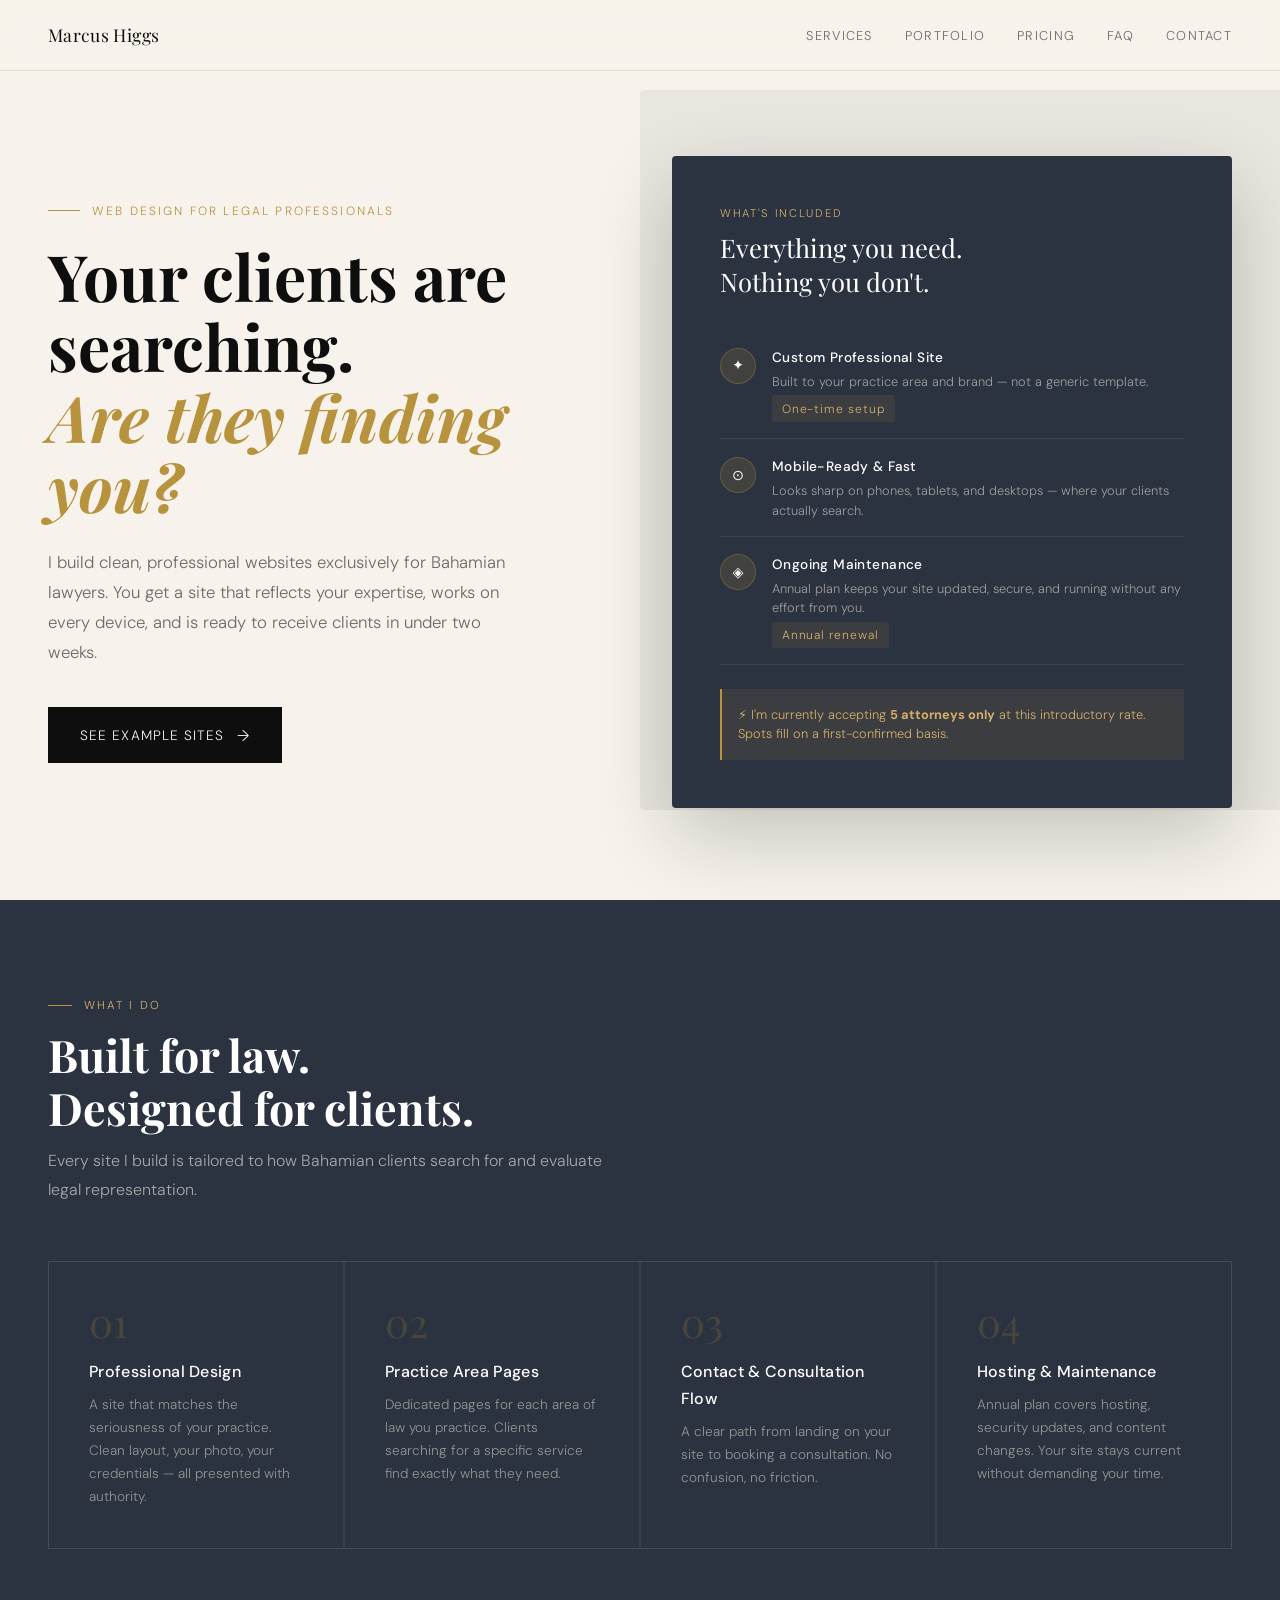
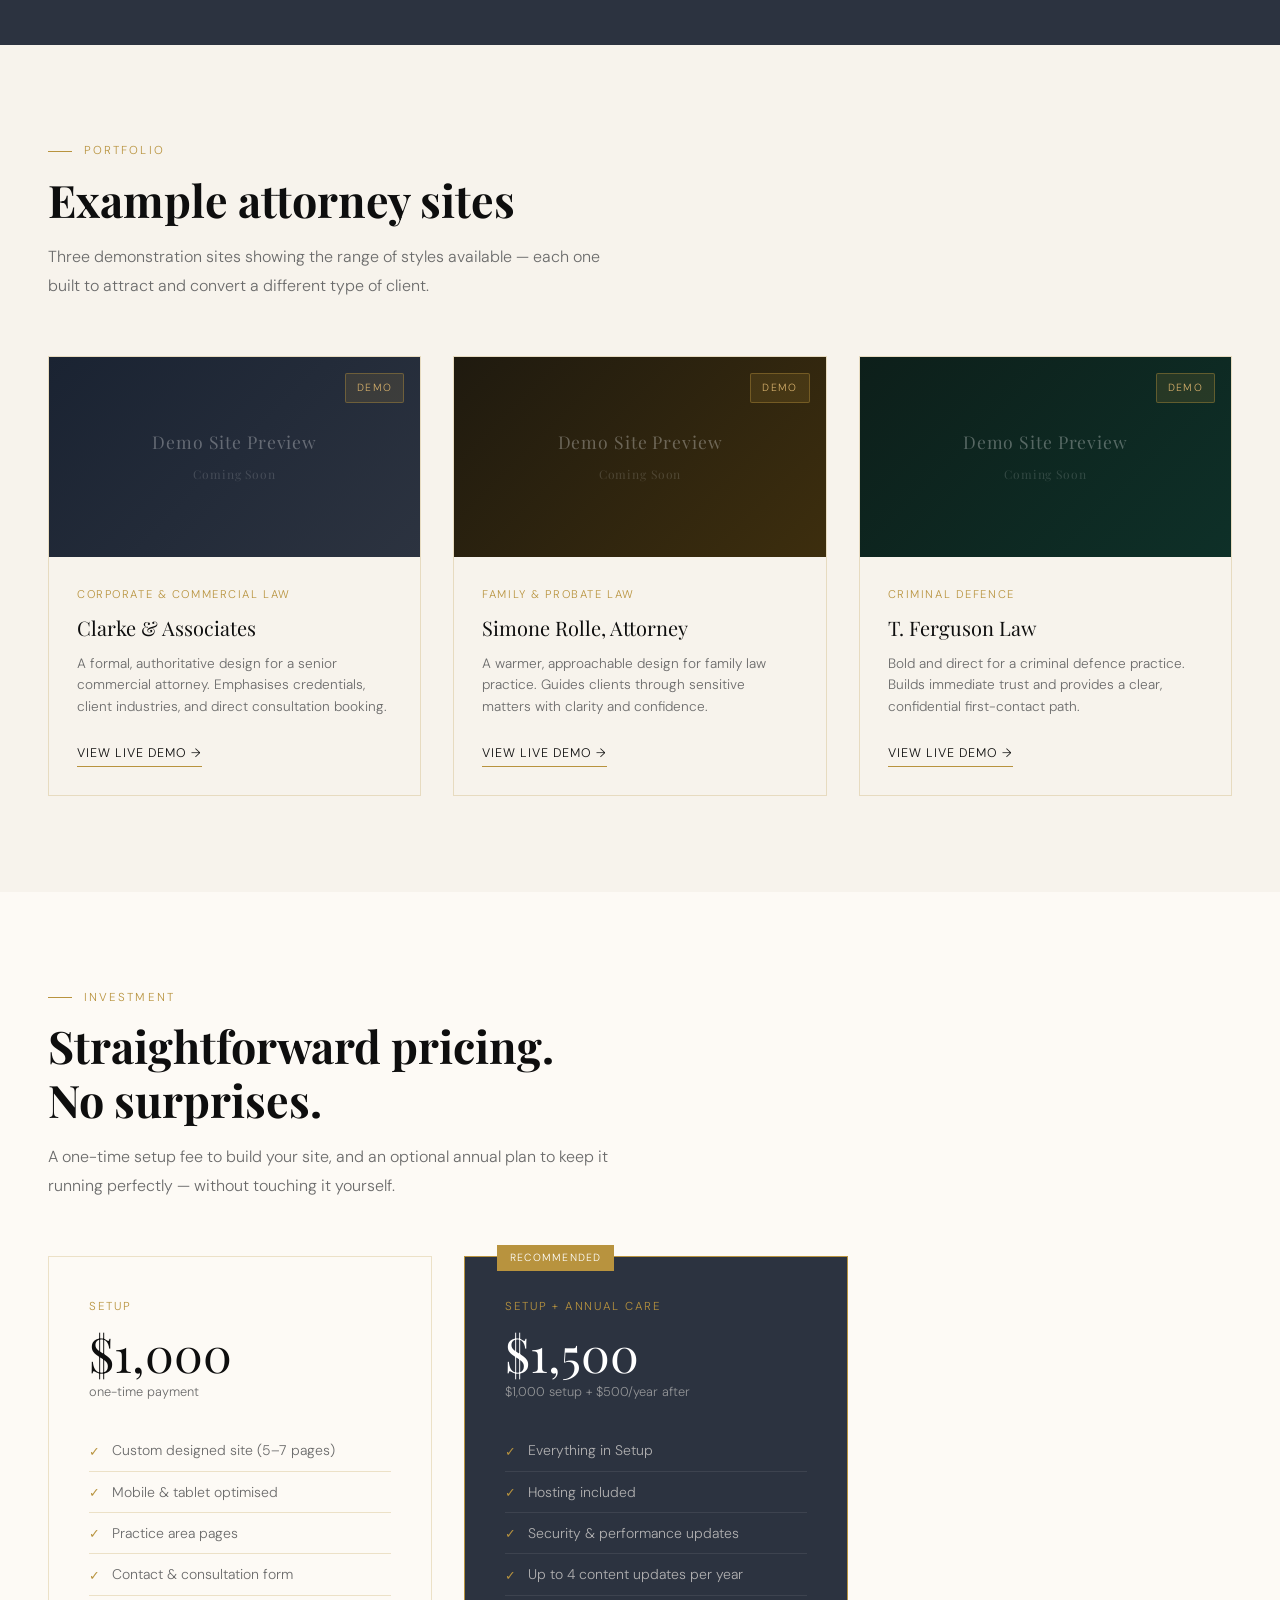
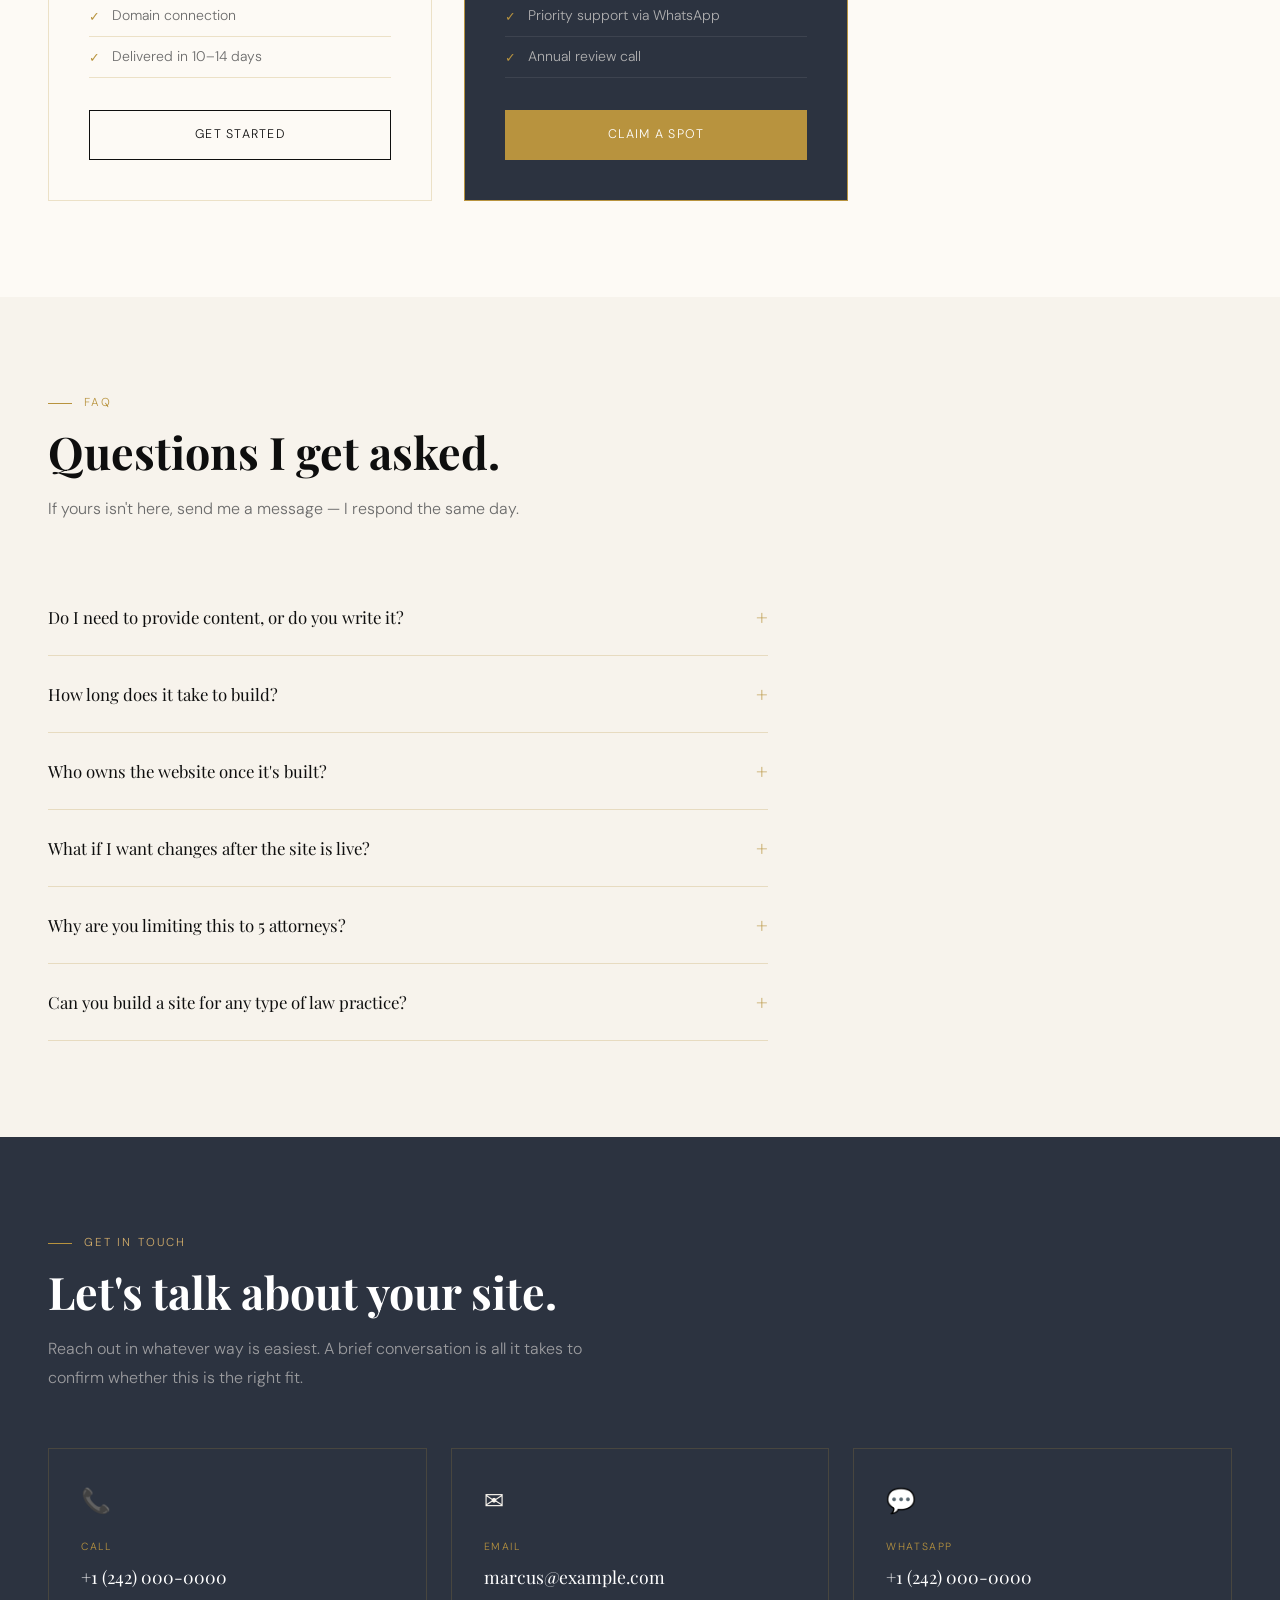
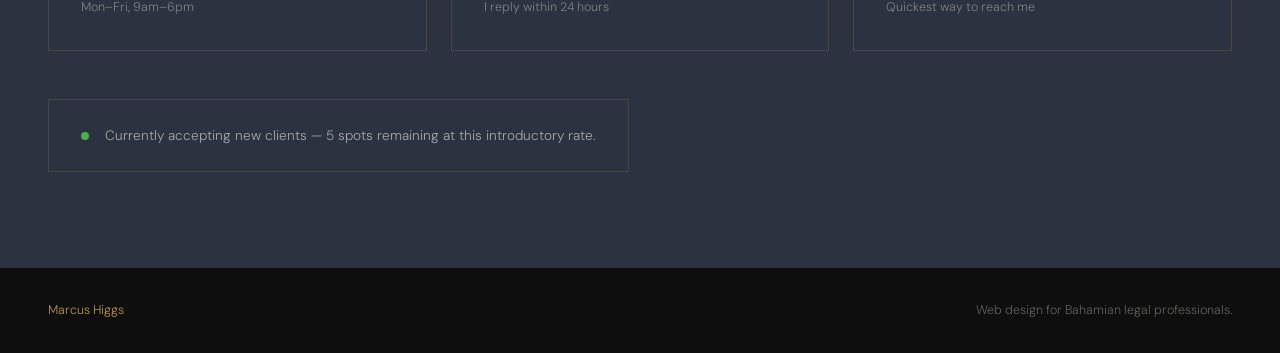
<file: marcus-higgs-portfolio-bahamian-lawyers.html>
<!DOCTYPE html>
<html lang="en">
<head>
<meta charset="UTF-8">
<meta name="viewport" content="width=device-width, initial-scale=1.0">
<title>Marcus Higgs — Web Design for Bahamian Lawyers</title>
<link rel="preconnect" href="https://fonts.googleapis.com">
<link rel="preconnect" href="https://fonts.gstatic.com" crossorigin>
<link href="https://fonts.googleapis.com/css2?family=Playfair+Display:ital,wght@0,400;0,700;1,400&family=DM+Sans:wght@300;400;500&display=swap" rel="stylesheet">
<style>
  *, *::before, *::after { box-sizing: border-box; margin: 0; padding: 0; }

  :root {
    --ink: #0E0E0E;
    --cream: #F7F3EC;
    --gold: #B8933E;
    --gold-light: #D4AE6A;
    --slate: #2C3340;
    --muted: #6B6B6B;
    --border: rgba(184,147,62,0.25);
    --serif: 'Playfair Display', Georgia, serif;
    --sans: 'DM Sans', system-ui, sans-serif;
  }

  html { scroll-behavior: smooth; }

  body {
    background: var(--cream);
    color: var(--ink);
    font-family: var(--sans);
    font-weight: 300;
    line-height: 1.7;
    overflow-x: hidden;
  }

  /* ── NAV ── */
  nav {
    position: fixed; top: 0; left: 0; right: 0; z-index: 100;
    display: flex; align-items: center; justify-content: space-between;
    padding: 1.25rem 3rem;
    background: rgba(247,243,236,0.9);
    backdrop-filter: blur(12px);
    border-bottom: 1px solid var(--border);
  }
  .nav-name {
    font-family: var(--serif);
    font-size: 1.1rem;
    letter-spacing: 0.02em;
    color: var(--ink);
    text-decoration: none;
  }
  .nav-links { display: flex; gap: 2rem; list-style: none; }
  .nav-links a {
    font-size: 0.8rem;
    letter-spacing: 0.1em;
    text-transform: uppercase;
    color: var(--muted);
    text-decoration: none;
    transition: color 0.2s;
  }
  .nav-links a:hover { color: var(--gold); }

  /* ── HERO ── */
  .hero {
    min-height: 100vh;
    display: grid;
    grid-template-columns: 1fr 1fr;
    align-items: center;
    padding: 8rem 3rem 4rem;
    gap: 4rem;
    position: relative;
    overflow: hidden;
  }
  .hero::before {
    content: '';
    position: absolute; right: -5%; top: 10%; bottom: 10%;
    width: 55%;
    background: var(--slate);
    border-radius: 4px;
    z-index: 0;
    opacity: 0.07;
  }

  .hero-text { position: relative; z-index: 1; }
  .hero-eyebrow {
    font-size: 0.75rem;
    letter-spacing: 0.18em;
    text-transform: uppercase;
    color: var(--gold);
    margin-bottom: 1.25rem;
    display: flex; align-items: center; gap: 0.75rem;
  }
  .hero-eyebrow::before {
    content: '';
    display: block; width: 2rem; height: 1px;
    background: var(--gold);
  }
  h1 {
    font-family: var(--serif);
    font-size: clamp(2.8rem, 5vw, 4.2rem);
    line-height: 1.1;
    margin-bottom: 1.5rem;
    color: var(--ink);
  }
  h1 em {
    font-style: italic;
    color: var(--gold);
  }
  .hero-body {
    font-size: 1.05rem;
    color: var(--muted);
    max-width: 480px;
    margin-bottom: 2.5rem;
    line-height: 1.8;
  }
  .hero-cta {
    display: inline-flex; align-items: center; gap: 0.75rem;
    background: var(--ink);
    color: var(--cream);
    padding: 0.9rem 2rem;
    font-family: var(--sans);
    font-size: 0.85rem;
    letter-spacing: 0.08em;
    text-transform: uppercase;
    text-decoration: none;
    transition: background 0.2s, transform 0.2s;
  }
  .hero-cta:hover { background: var(--gold); transform: translateY(-1px); }
  .hero-cta .arrow { font-size: 1rem; }

  .hero-card {
    position: relative; z-index: 1;
    background: var(--slate);
    color: var(--cream);
    padding: 3rem;
    border-radius: 4px;
    box-shadow: 0 30px 80px rgba(0,0,0,0.2);
  }
  .hero-card-label {
    font-size: 0.7rem;
    letter-spacing: 0.15em;
    text-transform: uppercase;
    color: var(--gold-light);
    margin-bottom: 0.5rem;
  }
  .hero-card-headline {
    font-family: var(--serif);
    font-size: 1.6rem;
    line-height: 1.3;
    margin-bottom: 2rem;
    color: #fff;
  }
  .offer-item {
    display: flex; align-items: flex-start; gap: 1rem;
    padding: 1rem 0;
    border-bottom: 1px solid rgba(255,255,255,0.08);
  }
  .offer-item:last-of-type { border-bottom: none; }
  .offer-icon {
    width: 36px; height: 36px;
    background: rgba(184,147,62,0.15);
    border: 1px solid rgba(184,147,62,0.3);
    border-radius: 50%;
    display: flex; align-items: center; justify-content: center;
    font-size: 0.9rem;
    flex-shrink: 0;
    margin-top: 0.1rem;
  }
  .offer-title {
    font-size: 0.85rem;
    font-weight: 500;
    color: #fff;
    letter-spacing: 0.03em;
    margin-bottom: 0.2rem;
  }
  .offer-desc {
    font-size: 0.8rem;
    color: rgba(247,243,236,0.55);
    line-height: 1.5;
  }
  .price-tag {
    display: inline-block;
    margin-top: 0.25rem;
    font-size: 0.75rem;
    letter-spacing: 0.08em;
    color: var(--gold-light);
    background: rgba(184,147,62,0.1);
    padding: 0.2rem 0.6rem;
    border-radius: 2px;
  }
  .spots-notice {
    margin-top: 1.5rem;
    padding: 1rem;
    background: rgba(184,147,62,0.1);
    border-left: 2px solid var(--gold);
    font-size: 0.8rem;
    color: var(--gold-light);
    line-height: 1.5;
  }

  /* ── SECTION BASE ── */
  section { padding: 6rem 3rem; }
  .section-label {
    font-size: 0.72rem;
    letter-spacing: 0.18em;
    text-transform: uppercase;
    color: var(--gold);
    margin-bottom: 0.75rem;
    display: flex; align-items: center; gap: 0.75rem;
  }
  .section-label::before {
    content: '';
    display: block; width: 1.5rem; height: 1px;
    background: var(--gold);
  }
  h2 {
    font-family: var(--serif);
    font-size: clamp(2rem, 3.5vw, 2.8rem);
    line-height: 1.2;
    margin-bottom: 1rem;
    color: var(--ink);
  }
  .section-intro {
    font-size: 1rem;
    color: var(--muted);
    max-width: 560px;
    margin-bottom: 3.5rem;
    line-height: 1.8;
  }

  /* ── SERVICES ── */
  .services-bg {
    background: var(--slate);
    color: var(--cream);
  }
  .services-bg .section-intro { color: rgba(247,243,236,0.6); }
  .services-bg h2 { color: #fff; }
  .services-grid {
    display: grid;
    grid-template-columns: repeat(auto-fit, minmax(240px, 1fr));
    gap: 1.5px;
    background: rgba(255,255,255,0.06);
    border: 1px solid rgba(255,255,255,0.06);
  }
  .service-card {
    background: var(--slate);
    padding: 2.5rem;
    transition: background 0.2s;
  }
  .service-card:hover { background: #3a4352; }
  .service-num {
    font-family: var(--serif);
    font-size: 2.5rem;
    color: rgba(184,147,62,0.2);
    line-height: 1;
    margin-bottom: 1rem;
  }
  .service-title {
    font-size: 1rem;
    font-weight: 500;
    color: #fff;
    margin-bottom: 0.5rem;
    letter-spacing: 0.02em;
  }
  .service-desc {
    font-size: 0.85rem;
    color: rgba(247,243,236,0.5);
    line-height: 1.7;
  }

  /* ── PORTFOLIO ── */
  .portfolio-grid {
    display: grid;
    grid-template-columns: repeat(auto-fit, minmax(300px, 1fr));
    gap: 2rem;
  }
  .portfolio-card {
    border: 1px solid var(--border);
    overflow: hidden;
    transition: transform 0.25s, box-shadow 0.25s;
  }
  .portfolio-card:hover {
    transform: translateY(-4px);
    box-shadow: 0 20px 50px rgba(0,0,0,0.1);
  }
  .portfolio-thumb {
    width: 100%; height: 200px;
    background: var(--slate);
    display: flex; align-items: center; justify-content: center;
    position: relative;
    overflow: hidden;
  }
  .portfolio-thumb-1 { background: linear-gradient(135deg, #1a2332 0%, #2C3340 100%); }
  .portfolio-thumb-2 { background: linear-gradient(135deg, #1f1a0f 0%, #3d2e0e 100%); }
  .portfolio-thumb-3 { background: linear-gradient(135deg, #0d1f1a 0%, #0e3028 100%); }
  .thumb-label {
    text-align: center;
    color: rgba(255,255,255,0.3);
    font-family: var(--serif);
    font-size: 1.1rem;
    padding: 1rem;
    letter-spacing: 0.05em;
  }
  .thumb-badge {
    position: absolute; top: 1rem; right: 1rem;
    font-size: 0.65rem;
    letter-spacing: 0.12em;
    text-transform: uppercase;
    background: rgba(184,147,62,0.15);
    border: 1px solid rgba(184,147,62,0.4);
    color: var(--gold-light);
    padding: 0.3rem 0.7rem;
    border-radius: 2px;
  }
  .portfolio-body { padding: 1.75rem; }
  .portfolio-type {
    font-size: 0.7rem;
    letter-spacing: 0.14em;
    text-transform: uppercase;
    color: var(--gold);
    margin-bottom: 0.4rem;
  }
  .portfolio-name {
    font-family: var(--serif);
    font-size: 1.25rem;
    margin-bottom: 0.5rem;
    color: var(--ink);
  }
  .portfolio-desc {
    font-size: 0.85rem;
    color: var(--muted);
    margin-bottom: 1.25rem;
    line-height: 1.6;
  }
  .portfolio-link {
    display: inline-flex; align-items: center; gap: 0.5rem;
    font-size: 0.78rem;
    letter-spacing: 0.08em;
    text-transform: uppercase;
    color: var(--ink);
    text-decoration: none;
    border-bottom: 1px solid var(--gold);
    padding-bottom: 0.1rem;
    transition: color 0.2s;
  }
  .portfolio-link:hover { color: var(--gold); }

  /* ── PRICING ── */
  .pricing-section { background: #FDFAF5; }
  .pricing-grid {
    display: grid;
    grid-template-columns: repeat(auto-fit, minmax(280px, 1fr));
    gap: 2rem;
    max-width: 800px;
  }
  .pricing-card {
    border: 1px solid var(--border);
    padding: 2.5rem;
    position: relative;
  }
  .pricing-card.featured {
    background: var(--slate);
    color: var(--cream);
    border-color: var(--gold);
  }
  .pricing-badge {
    position: absolute; top: -0.75rem; left: 2rem;
    font-size: 0.65rem;
    letter-spacing: 0.12em;
    text-transform: uppercase;
    background: var(--gold);
    color: #fff;
    padding: 0.25rem 0.8rem;
  }
  .pricing-name {
    font-size: 0.72rem;
    letter-spacing: 0.15em;
    text-transform: uppercase;
    color: var(--gold);
    margin-bottom: 0.75rem;
  }
  .pricing-amount {
    font-family: var(--serif);
    font-size: 3rem;
    line-height: 1;
    margin-bottom: 0.25rem;
    color: inherit;
  }
  .pricing-card.featured .pricing-amount { color: #fff; }
  .pricing-period {
    font-size: 0.8rem;
    color: var(--muted);
    margin-bottom: 1.75rem;
  }
  .pricing-card.featured .pricing-period { color: rgba(247,243,236,0.5); }
  .pricing-features { list-style: none; margin-bottom: 2rem; }
  .pricing-features li {
    font-size: 0.875rem;
    padding: 0.6rem 0;
    border-bottom: 1px solid var(--border);
    display: flex; gap: 0.75rem; align-items: flex-start;
    color: var(--muted);
    line-height: 1.5;
  }
  .pricing-card.featured .pricing-features li {
    color: rgba(247,243,236,0.65);
    border-color: rgba(255,255,255,0.08);
  }
  .pricing-features li::before {
    content: '✓';
    color: var(--gold);
    font-size: 0.8rem;
    flex-shrink: 0;
    margin-top: 0.1rem;
  }
  .pricing-btn {
    display: block; text-align: center;
    padding: 0.85rem;
    font-size: 0.78rem;
    letter-spacing: 0.1em;
    text-transform: uppercase;
    text-decoration: none;
    transition: all 0.2s;
  }
  .pricing-btn-outline {
    border: 1px solid var(--ink);
    color: var(--ink);
  }
  .pricing-btn-outline:hover { background: var(--ink); color: var(--cream); }
  .pricing-btn-filled {
    background: var(--gold);
    color: #fff;
    border: 1px solid var(--gold);
  }
  .pricing-btn-filled:hover { background: var(--gold-light); }

  /* ── FAQ ── */
  .faq-grid { max-width: 720px; }
  .faq-item {
    border-bottom: 1px solid var(--border);
  }
  .faq-q {
    width: 100%; text-align: left;
    background: none; border: none; cursor: pointer;
    padding: 1.5rem 0;
    display: flex; align-items: center; justify-content: space-between;
    gap: 1rem;
    font-family: var(--serif);
    font-size: 1.05rem;
    color: var(--ink);
    line-height: 1.4;
  }
  .faq-q:hover { color: var(--gold); }
  .faq-icon {
    font-size: 1.25rem;
    color: var(--gold);
    flex-shrink: 0;
    transition: transform 0.3s;
    font-style: normal;
  }
  .faq-item.open .faq-icon { transform: rotate(45deg); }
  .faq-a {
    font-size: 0.9rem;
    color: var(--muted);
    line-height: 1.8;
    max-height: 0;
    overflow: hidden;
    transition: max-height 0.4s ease, padding 0.3s;
    padding-bottom: 0;
  }
  .faq-item.open .faq-a {
    max-height: 300px;
    padding-bottom: 1.5rem;
  }

  /* ── CONTACT ── */
  .contact-section { background: var(--slate); color: var(--cream); }
  .contact-section h2 { color: #fff; }
  .contact-section .section-intro { color: rgba(247,243,236,0.55); }
  .contact-grid {
    display: grid;
    grid-template-columns: repeat(auto-fit, minmax(220px, 1fr));
    gap: 1.5rem;
    margin-bottom: 3rem;
  }
  .contact-card {
    border: 1px solid rgba(184,147,62,0.2);
    padding: 2rem;
    text-decoration: none;
    color: var(--cream);
    transition: border-color 0.2s, background 0.2s;
    display: block;
  }
  .contact-card:hover {
    border-color: var(--gold);
    background: rgba(184,147,62,0.05);
  }
  .contact-icon {
    font-size: 1.5rem;
    margin-bottom: 1rem;
    display: block;
  }
  .contact-method {
    font-size: 0.65rem;
    letter-spacing: 0.15em;
    text-transform: uppercase;
    color: var(--gold);
    margin-bottom: 0.4rem;
  }
  .contact-value {
    font-family: var(--serif);
    font-size: 1.1rem;
    color: #fff;
    margin-bottom: 0.3rem;
  }
  .contact-note {
    font-size: 0.78rem;
    color: rgba(247,243,236,0.4);
  }
  .availability {
    padding: 1.5rem 2rem;
    border: 1px solid rgba(184,147,62,0.2);
    display: inline-flex;
    align-items: center;
    gap: 1rem;
    font-size: 0.85rem;
    color: rgba(247,243,236,0.6);
  }
  .avail-dot {
    width: 8px; height: 8px;
    background: #4CAF50;
    border-radius: 50%;
    animation: pulse 2s infinite;
    flex-shrink: 0;
  }
  @keyframes pulse {
    0%, 100% { opacity: 1; }
    50% { opacity: 0.4; }
  }

  /* ── FOOTER ── */
  footer {
    background: var(--ink);
    color: rgba(247,243,236,0.35);
    padding: 2rem 3rem;
    display: flex; align-items: center; justify-content: space-between;
    font-size: 0.78rem;
  }
  footer span { color: var(--gold); }

  /* ── ANIMATIONS ── */
  .fade-up {
    opacity: 0;
    transform: translateY(24px);
    transition: opacity 0.7s ease, transform 0.7s ease;
  }
  .fade-up.visible {
    opacity: 1;
    transform: translateY(0);
  }

  /* ── RESPONSIVE ── */
  @media (max-width: 768px) {
    nav { padding: 1rem 1.5rem; }
    .nav-links { display: none; }
    .hero {
      grid-template-columns: 1fr;
      padding: 7rem 1.5rem 3rem;
      gap: 2.5rem;
    }
    section { padding: 4rem 1.5rem; }
    footer { flex-direction: column; gap: 0.5rem; text-align: center; }
  }
</style>
</head>
<body>

<!-- NAV -->
<nav>
  <a class="nav-name" href="#">Marcus Higgs</a>
  <ul class="nav-links">
    <li><a href="#services">Services</a></li>
    <li><a href="#work">Portfolio</a></li>
    <li><a href="#pricing">Pricing</a></li>
    <li><a href="#faq">FAQ</a></li>
    <li><a href="#contact">Contact</a></li>
  </ul>
</nav>

<!-- HERO -->
<section class="hero">
  <div class="hero-text fade-up">
    <p class="hero-eyebrow">Web Design for Legal Professionals</p>
    <h1>Your clients are searching.<br><em>Are they finding you?</em></h1>
    <p class="hero-body">
      I build clean, professional websites exclusively for Bahamian lawyers. 
      You get a site that reflects your expertise, works on every device, 
      and is ready to receive clients in under two weeks.
    </p>
    <a href="#work" class="hero-cta">See example sites <span class="arrow">→</span></a>
  </div>

  <div class="hero-card fade-up" style="transition-delay:0.15s">
    <p class="hero-card-label">What's included</p>
    <p class="hero-card-headline">Everything you need.<br>Nothing you don't.</p>

    <div class="offer-item">
      <div class="offer-icon">✦</div>
      <div>
        <p class="offer-title">Custom Professional Site</p>
        <p class="offer-desc">Built to your practice area and brand — not a generic template.</p>
        <span class="price-tag">One-time setup</span>
      </div>
    </div>
    <div class="offer-item">
      <div class="offer-icon">⊙</div>
      <div>
        <p class="offer-title">Mobile-Ready &amp; Fast</p>
        <p class="offer-desc">Looks sharp on phones, tablets, and desktops — where your clients actually search.</p>
      </div>
    </div>
    <div class="offer-item">
      <div class="offer-icon">◈</div>
      <div>
        <p class="offer-title">Ongoing Maintenance</p>
        <p class="offer-desc">Annual plan keeps your site updated, secure, and running without any effort from you.</p>
        <span class="price-tag">Annual renewal</span>
      </div>
    </div>

    <div class="spots-notice">
      ⚡ I'm currently accepting <strong>5 attorneys only</strong> at this introductory rate. 
      Spots fill on a first-confirmed basis.
    </div>
  </div>
</section>

<!-- SERVICES -->
<section class="services-bg" id="services">
  <p class="section-label" style="color:var(--gold-light)">What I do</p>
  <h2 style="color:#fff;margin-bottom:0.75rem;">Built for law.<br>Designed for clients.</h2>
  <p class="section-intro">
    Every site I build is tailored to how Bahamian clients search for and evaluate legal representation.
  </p>
  <div class="services-grid">
    <div class="service-card fade-up">
      <div class="service-num">01</div>
      <p class="service-title">Professional Design</p>
      <p class="service-desc">A site that matches the seriousness of your practice. Clean layout, your photo, your credentials — all presented with authority.</p>
    </div>
    <div class="service-card fade-up" style="transition-delay:0.1s">
      <div class="service-num">02</div>
      <p class="service-title">Practice Area Pages</p>
      <p class="service-desc">Dedicated pages for each area of law you practice. Clients searching for a specific service find exactly what they need.</p>
    </div>
    <div class="service-card fade-up" style="transition-delay:0.2s">
      <div class="service-num">03</div>
      <p class="service-title">Contact &amp; Consultation Flow</p>
      <p class="service-desc">A clear path from landing on your site to booking a consultation. No confusion, no friction.</p>
    </div>
    <div class="service-card fade-up" style="transition-delay:0.3s">
      <div class="service-num">04</div>
      <p class="service-title">Hosting &amp; Maintenance</p>
      <p class="service-desc">Annual plan covers hosting, security updates, and content changes. Your site stays current without demanding your time.</p>
    </div>
  </div>
</section>

<!-- PORTFOLIO -->
<section id="work">
  <p class="section-label">Portfolio</p>
  <h2>Example attorney sites</h2>
  <p class="section-intro">
    Three demonstration sites showing the range of styles available — 
    each one built to attract and convert a different type of client.
  </p>
  <div class="portfolio-grid">
    <div class="portfolio-card fade-up">
      <div class="portfolio-thumb portfolio-thumb-1">
        <div class="thumb-label">Demo Site Preview<br><span style="font-size:0.75rem;opacity:0.5">Coming Soon</span></div>
        <span class="thumb-badge">Demo</span>
      </div>
      <div class="portfolio-body">
        <p class="portfolio-type">Corporate &amp; Commercial Law</p>
        <p class="portfolio-name">Clarke &amp; Associates</p>
        <p class="portfolio-desc">A formal, authoritative design for a senior commercial attorney. Emphasises credentials, client industries, and direct consultation booking.</p>
        <a href="#" class="portfolio-link">View live demo →</a>
      </div>
    </div>
    <div class="portfolio-card fade-up" style="transition-delay:0.1s">
      <div class="portfolio-thumb portfolio-thumb-2">
        <div class="thumb-label">Demo Site Preview<br><span style="font-size:0.75rem;opacity:0.5">Coming Soon</span></div>
        <span class="thumb-badge">Demo</span>
      </div>
      <div class="portfolio-body">
        <p class="portfolio-type">Family &amp; Probate Law</p>
        <p class="portfolio-name">Simone Rolle, Attorney</p>
        <p class="portfolio-desc">A warmer, approachable design for family law practice. Guides clients through sensitive matters with clarity and confidence.</p>
        <a href="#" class="portfolio-link">View live demo →</a>
      </div>
    </div>
    <div class="portfolio-card fade-up" style="transition-delay:0.2s">
      <div class="portfolio-thumb portfolio-thumb-3">
        <div class="thumb-label">Demo Site Preview<br><span style="font-size:0.75rem;opacity:0.5">Coming Soon</span></div>
        <span class="thumb-badge">Demo</span>
      </div>
      <div class="portfolio-body">
        <p class="portfolio-type">Criminal Defence</p>
        <p class="portfolio-name">T. Ferguson Law</p>
        <p class="portfolio-desc">Bold and direct for a criminal defence practice. Builds immediate trust and provides a clear, confidential first-contact path.</p>
        <a href="#" class="portfolio-link">View live demo →</a>
      </div>
    </div>
  </div>
</section>

<!-- PRICING -->
<section class="pricing-section" id="pricing">
  <p class="section-label">Investment</p>
  <h2>Straightforward pricing.<br>No surprises.</h2>
  <p class="section-intro">
    A one-time setup fee to build your site, and an optional annual plan to keep it running perfectly — without touching it yourself.
  </p>
  <div class="pricing-grid">
    <div class="pricing-card fade-up">
      <p class="pricing-name">Setup</p>
      <p class="pricing-amount">$1,000</p>
      <p class="pricing-period">one-time payment</p>
      <ul class="pricing-features">
        <li>Custom designed site (5–7 pages)</li>
        <li>Mobile &amp; tablet optimised</li>
        <li>Practice area pages</li>
        <li>Contact &amp; consultation form</li>
        <li>Domain connection</li>
        <li>Delivered in 10–14 days</li>
      </ul>
      <a href="#contact" class="pricing-btn pricing-btn-outline">Get started</a>
    </div>
    <div class="pricing-card featured fade-up" style="transition-delay:0.1s">
      <span class="pricing-badge">Recommended</span>
      <p class="pricing-name">Setup + Annual Care</p>
      <p class="pricing-amount">$1,500</p>
      <p class="pricing-period">$1,000 setup + $500/year after</p>
      <ul class="pricing-features">
        <li>Everything in Setup</li>
        <li>Hosting included</li>
        <li>Security &amp; performance updates</li>
        <li>Up to 4 content updates per year</li>
        <li>Priority support via WhatsApp</li>
        <li>Annual review call</li>
      </ul>
      <a href="#contact" class="pricing-btn pricing-btn-filled">Claim a spot</a>
    </div>
  </div>
</section>

<!-- FAQ -->
<section id="faq">
  <p class="section-label">FAQ</p>
  <h2>Questions I get asked.</h2>
  <p class="section-intro">If yours isn't here, send me a message — I respond the same day.</p>
  <div class="faq-grid">
    <div class="faq-item">
      <button class="faq-q">
        Do I need to provide content, or do you write it?
        <i class="faq-icon">+</i>
      </button>
      <p class="faq-a">I work from what you give me — a bio, practice areas, your photo — and shape it into polished website copy. You review and approve before anything goes live. No writing experience needed on your part.</p>
    </div>
    <div class="faq-item">
      <button class="faq-q">
        How long does it take to build?
        <i class="faq-icon">+</i>
      </button>
      <p class="faq-a">Most sites are delivered within 10–14 days from our first call. A faster turnaround is possible if your content is ready early. I keep you updated at every stage.</p>
    </div>
    <div class="faq-item">
      <button class="faq-q">
        Who owns the website once it's built?
        <i class="faq-icon">+</i>
      </button>
      <p class="faq-a">You do. The domain is registered in your name, and all files are yours. The annual maintenance plan is optional — if you prefer to manage hosting yourself after the first year, that's entirely your choice.</p>
    </div>
    <div class="faq-item">
      <button class="faq-q">
        What if I want changes after the site is live?
        <i class="faq-icon">+</i>
      </button>
      <p class="faq-a">Clients on the annual care plan get up to four content updates per year included. Outside of that plan, minor changes are handled at a flat hourly rate with no surprise invoices.</p>
    </div>
    <div class="faq-item">
      <button class="faq-q">
        Why are you limiting this to 5 attorneys?
        <i class="faq-icon">+</i>
      </button>
      <p class="faq-a">I'm keeping this round small to ensure each site gets my full attention. Once these five spots are filled, the next intake will be at standard market rates. This is a genuine constraint, not a sales tactic.</p>
    </div>
    <div class="faq-item">
      <button class="faq-q">
        Can you build a site for any type of law practice?
        <i class="faq-icon">+</i>
      </button>
      <p class="faq-a">Yes. Whether you practice family law, criminal defence, corporate, real estate, or immigration law, the approach is the same: design that fits your clients' expectations and makes it easy for them to reach you.</p>
    </div>
  </div>
</section>

<!-- CONTACT -->
<section class="contact-section" id="contact">
  <p class="section-label" style="color:var(--gold-light)">Get in touch</p>
  <h2>Let's talk about your site.</h2>
  <p class="section-intro">
    Reach out in whatever way is easiest. A brief conversation is all it takes to confirm whether this is the right fit.
  </p>
  <div class="contact-grid">
    <a class="contact-card" href="tel:+12420000000">
      <span class="contact-icon">📞</span>
      <p class="contact-method">Call</p>
      <p class="contact-value">+1 (242) 000-0000</p>
      <p class="contact-note">Mon–Fri, 9am–6pm</p>
    </a>
    <a class="contact-card" href="mailto:marcus@example.com">
      <span class="contact-icon">✉</span>
      <p class="contact-method">Email</p>
      <p class="contact-value">marcus@example.com</p>
      <p class="contact-note">I reply within 24 hours</p>
    </a>
    <a class="contact-card" href="https://wa.me/12420000000" target="_blank" rel="noopener">
      <span class="contact-icon">💬</span>
      <p class="contact-method">WhatsApp</p>
      <p class="contact-value">+1 (242) 000-0000</p>
      <p class="contact-note">Quickest way to reach me</p>
    </a>
  </div>
  <div class="availability">
    <span class="avail-dot"></span>
    Currently accepting new clients — 5 spots remaining at this introductory rate.
  </div>
</section>

<!-- FOOTER -->
<footer>
  <span>Marcus Higgs</span>
  <p>Web design for Bahamian legal professionals.</p>
</footer>

<script>
  // FAQ accordion
  document.querySelectorAll('.faq-q').forEach(btn => {
    btn.addEventListener('click', () => {
      const item = btn.closest('.faq-item');
      const isOpen = item.classList.contains('open');
      document.querySelectorAll('.faq-item.open').forEach(i => i.classList.remove('open'));
      if (!isOpen) item.classList.add('open');
    });
  });

  // Scroll fade-in
  const observer = new IntersectionObserver(entries => {
    entries.forEach(e => { if (e.isIntersecting) e.target.classList.add('visible'); });
  }, { threshold: 0.12 });
  document.querySelectorAll('.fade-up').forEach(el => observer.observe(el));
</script>
</body>
</html>
</file>
<file: assets/css/styles.css>
*, *::before, *::after { box-sizing: border-box; margin: 0; padding: 0; }

:root {
  --ink: #0E0E0E;
  --cream: #F7F3EC;
  --gold: #B8933E;
  --gold-light: #D4AE6A;
  --slate: #2C3340;
  --muted: #6B6B6B;
  --border: rgba(184,147,62,0.25);
  --serif: 'Playfair Display', Georgia, serif;
  --sans: 'DM Sans', system-ui, sans-serif;
}

html { scroll-behavior: smooth; }

body {
  background: var(--cream);
  color: var(--ink);
  font-family: var(--sans);
  font-weight: 300;
  line-height: 1.7;
  overflow-x: hidden;
}

/* ── NAV ── */
nav {
  position: fixed; top: 0; left: 0; right: 0; z-index: 100;
  display: flex; align-items: center; justify-content: space-between;
  padding: 1.25rem 3rem;
  background: rgba(247,243,236,0.9);
  backdrop-filter: blur(12px);
  border-bottom: 1px solid var(--border);
}
.nav-name {
  font-family: var(--serif);
  font-size: 0.85rem;
  font-weight: 700;
  line-height: 1.35;
  letter-spacing: 0.04em;
  color: #8B6A1F;
  text-decoration: none;
  font-style: italic;
}
.nav-links { display: flex; gap: 2rem; list-style: none; align-items: center; }
.nav-toggle { display: none; }
.nav-links a {
  font-size: 0.8rem;
  letter-spacing: 0.1em;
  text-transform: uppercase;
  color: var(--muted);
  text-decoration: none;
  transition: color 0.2s;
}
.nav-links a:hover { color: var(--gold); }
.nav-whatsapp {
  color: var(--gold) !important;
  border: 1px solid rgba(184,147,62,0.35);
  padding: 0.35rem 0.85rem !important;
  border-radius: 2px;
  transition: background 0.2s, color 0.2s !important;
}
.nav-whatsapp:hover {
  background: var(--gold);
  color: var(--ink) !important;
}

/* ── HERO ── */
.hero {
  min-height: 100vh;
  display: grid;
  grid-template-columns: 1fr 1fr;
  align-items: center;
  padding: 8rem 3rem 4rem;
  gap: 3rem;
  position: relative;
  overflow: hidden;
  background: url('https://images.unsplash.com/photo-1487252855124-d29de15dfe84?crop=entropy&cs=srgb&fm=jpg&q=85&w=1920') center/cover no-repeat;
}
.hero::before {
  content: '';
  position: absolute; inset: 0;
  background: rgba(12,10,6,0.58);
  z-index: 0;
}

.hero-text { position: relative; z-index: 1; }
.hero-eyebrow {
  font-size: 0.75rem;
  letter-spacing: 0.18em;
  text-transform: uppercase;
  color: var(--gold);
  margin-bottom: 1.25rem;
  display: flex; align-items: center; gap: 0.75rem;
}
.hero-eyebrow::before {
  content: '';
  display: block; width: 2rem; height: 1px;
  background: var(--gold);
}
h1 {
  font-family: var(--serif);
  font-size: clamp(2.8rem, 5vw, 4.2rem);
  line-height: 1.1;
  margin-bottom: 1.5rem;
  color: var(--ink);
}
h1 em {
  font-style: italic;
  color: var(--gold);
}
.hero-text h1 { color: #fff; }
.hero-body {
  font-size: 1.05rem;
  color: rgba(247,243,236,0.78);
  max-width: 480px;
  margin-bottom: 2.5rem;
  line-height: 1.8;
}
.hero-cta {
  display: inline-flex; align-items: center; gap: 0.75rem;
  background: var(--gold);
  color: #fff;
  padding: 0.9rem 2rem;
  font-family: var(--sans);
  font-size: 0.85rem;
  letter-spacing: 0.08em;
  text-transform: uppercase;
  text-decoration: none;
  transition: background 0.2s, color 0.2s, transform 0.2s;
}
.hero-cta:hover { background: var(--cream); color: var(--gold); transform: translateY(-1px); }
.hero-cta .arrow { font-size: 1rem; }
.hero-cta-group { display: flex; align-items: center; gap: 1.5rem; flex-wrap: wrap; }
.hero-cta-secondary {
  font-family: var(--sans);
  font-size: 0.82rem;
  letter-spacing: 0.08em;
  text-transform: uppercase;
  color: rgba(247,243,236,0.7);
  text-decoration: none;
  border-bottom: 1px solid rgba(247,243,236,0.3);
  padding-bottom: 1px;
  transition: color 0.2s, border-color 0.2s;
}
.hero-cta-secondary:hover { color: var(--gold); border-color: var(--gold); }

.hero-card {
  position: relative; z-index: 1;
  background: var(--slate);
  color: var(--cream);
  padding: 3rem;
  border-radius: 4px;
  border: 1px solid rgba(184,147,62,0.22);
  box-shadow: 0 30px 80px rgba(0,0,0,0.45);
}
.hero-card-label {
  font-size: 0.7rem;
  letter-spacing: 0.15em;
  text-transform: uppercase;
  color: var(--gold-light);
  margin-bottom: 0.5rem;
}
.hero-card-headline {
  font-family: var(--serif);
  font-size: 1.6rem;
  line-height: 1.3;
  margin-bottom: 2rem;
  color: #fff;
}
.offer-item {
  display: flex; align-items: flex-start; gap: 1rem;
  padding: 1rem 0;
  border-bottom: 1px solid rgba(255,255,255,0.08);
}
.offer-item:last-of-type { border-bottom: none; }
.offer-icon {
  width: 36px; height: 36px;
  background: rgba(184,147,62,0.15);
  border: 1px solid rgba(184,147,62,0.3);
  border-radius: 50%;
  display: flex; align-items: center; justify-content: center;
  font-size: 0.9rem;
  flex-shrink: 0;
  margin-top: 0.1rem;
}
.offer-title {
  font-size: 0.85rem;
  font-weight: 500;
  color: #fff;
  letter-spacing: 0.03em;
  margin-bottom: 0.2rem;
}
.offer-desc {
  font-size: 0.8rem;
  color: rgba(247,243,236,0.55);
  line-height: 1.5;
}
.price-tag {
  display: inline-block;
  margin-top: 0.25rem;
  font-size: 0.75rem;
  letter-spacing: 0.08em;
  color: var(--gold-light);
  background: rgba(184,147,62,0.1);
  padding: 0.2rem 0.6rem;
  border-radius: 2px;
}
.spots-notice {
  margin-top: 1.5rem;
  padding: 1rem;
  background: rgba(184,147,62,0.1);
  border-left: 2px solid var(--gold);
  font-size: 0.8rem;
  color: var(--gold-light);
  line-height: 1.5;
}

/* ── SECTION BASE ── */
section { padding: 6rem 3rem; }
.section-label {
  font-size: 0.72rem;
  letter-spacing: 0.18em;
  text-transform: uppercase;
  color: var(--gold);
  margin-bottom: 0.75rem;
  display: flex; align-items: center; gap: 0.75rem;
}
.section-label::before {
  content: '';
  display: block; width: 1.5rem; height: 1px;
  background: var(--gold);
}
h2 {
  font-family: var(--serif);
  font-size: clamp(2rem, 3.5vw, 2.8rem);
  line-height: 1.2;
  margin-bottom: 1rem;
  color: var(--ink);
}
.section-intro {
  font-size: 1rem;
  color: var(--muted);
  max-width: 560px;
  margin-bottom: 3.5rem;
  line-height: 1.8;
}

/* ── SERVICES ── */
.services-bg {
  background: var(--slate);
  color: var(--cream);
}
.services-bg .section-intro { color: rgba(247,243,236,0.6); }
.services-bg h2 { color: #fff; }
.services-grid {
  display: grid;
  grid-template-columns: repeat(auto-fit, minmax(240px, 1fr));
  gap: 1.5px;
  background: rgba(255,255,255,0.06);
  border: 1px solid rgba(255,255,255,0.06);
}
.service-card {
  background: var(--slate);
  padding: 2.5rem;
  transition: background 0.2s;
}
.service-card:hover { background: #3a4352; }
.service-num {
  font-family: var(--serif);
  font-size: 2.5rem;
  color: rgba(184,147,62,0.2);
  line-height: 1;
  margin-bottom: 1rem;
}
.service-title {
  font-size: 1rem;
  font-weight: 500;
  color: #fff;
  margin-bottom: 0.5rem;
  letter-spacing: 0.02em;
}
.service-desc {
  font-size: 0.85rem;
  color: rgba(247,243,236,0.5);
  line-height: 1.7;
}

/* ── PORTFOLIO ── */
.portfolio-grid {
  display: grid;
  grid-template-columns: repeat(auto-fit, minmax(300px, 1fr));
  gap: 2rem;
}
.portfolio-card {
  border: 1px solid var(--border);
  overflow: hidden;
  transition: transform 0.25s, box-shadow 0.25s;
  position: relative;
}
.portfolio-card:hover {
  transform: translateY(-4px);
  box-shadow: 0 20px 50px rgba(0,0,0,0.1);
}
.portfolio-thumb {
  width: 100%; height: 200px;
  background: var(--slate);
  display: flex; align-items: center; justify-content: center;
  position: relative;
  overflow: hidden;
}
.portfolio-thumb img {
  width: 100%;
  height: 100%;
  object-fit: cover;
  object-position: top;
  display: block;
}
.portfolio-thumb-1 { background: linear-gradient(135deg, #1a2332 0%, #2C3340 100%); }
.portfolio-thumb-2 { background: linear-gradient(135deg, #1f1a0f 0%, #3d2e0e 100%); }
.portfolio-thumb-3 { background: linear-gradient(135deg, #0d1f1a 0%, #0e3028 100%); }
.portfolio-thumb-4 { background: linear-gradient(135deg, #2d1a0d 0%, #4a2e1a 100%); }
.portfolio-thumb-5 { background: linear-gradient(135deg, #0d1f15 0%, #1a3d26 100%); }
.portfolio-thumb-6 { background: linear-gradient(135deg, #050d1a 0%, #0d1e36 100%); }
.thumb-label {
  text-align: center;
  color: rgba(255,255,255,0.3);
  font-family: var(--serif);
  font-size: 1.1rem;
  padding: 1rem;
  letter-spacing: 0.05em;
}
.thumb-badge {
  position: absolute; top: 1rem; right: 1rem;
  font-size: 0.65rem;
  letter-spacing: 0.12em;
  text-transform: uppercase;
  background: rgba(184,147,62,0.15);
  border: 1px solid rgba(184,147,62,0.4);
  color: var(--gold-light);
  padding: 0.3rem 0.7rem;
  border-radius: 2px;
}
.portfolio-body { padding: 1.75rem; }
.portfolio-type {
  font-size: 0.7rem;
  letter-spacing: 0.14em;
  text-transform: uppercase;
  color: var(--gold);
  margin-bottom: 0.4rem;
}
.portfolio-name {
  font-family: var(--serif);
  font-size: 1.25rem;
  margin-bottom: 0.5rem;
  color: var(--ink);
}
.portfolio-desc {
  font-size: 0.85rem;
  color: var(--muted);
  margin-bottom: 1.25rem;
  line-height: 1.6;
}
.portfolio-link {
  display: inline-flex; align-items: center; gap: 0.5rem;
  font-size: 0.78rem;
  letter-spacing: 0.08em;
  text-transform: uppercase;
  color: var(--ink);
  text-decoration: none;
  border-bottom: 1px solid var(--gold);
  padding-bottom: 0.1rem;
  transition: color 0.2s;
}
/* Expand click target to entire card */
.portfolio-link::before {
  content: '';
  position: absolute;
  inset: 0;
}
.portfolio-card:hover .portfolio-link { color: var(--gold); }

/* ── TESTIMONIAL ── */
.testimonial-block {
  margin-top: 4rem;
  padding: 2.5rem 3rem;
  border-left: 3px solid var(--gold);
  background: rgba(184,147,62,0.04);
  max-width: 680px;
}
.testimonial-quote {
  font-family: var(--serif);
  font-size: 1.2rem;
  font-style: italic;
  color: var(--ink);
  line-height: 1.7;
  margin-bottom: 1.25rem;
  opacity: 0.45;
}
.testimonial-cite {
  display: flex;
  flex-direction: column;
  gap: 0.2rem;
  font-style: normal;
}
.testimonial-name {
  font-size: 0.8rem;
  font-weight: 500;
  letter-spacing: 0.06em;
  color: var(--ink);
  opacity: 0.45;
}
.testimonial-role {
  font-size: 0.72rem;
  letter-spacing: 0.12em;
  text-transform: uppercase;
  color: var(--gold);
  opacity: 0.6;
}

/* ── TRUST SIGNAL ── */
.trust-signal {
  margin-top: 1.25rem;
  font-size: 0.82rem;
  color: rgba(247,243,236,0.5);
  letter-spacing: 0.02em;
}

/* ── PRICING ── */
.pricing-section { background: #FDFAF5; }
.pricing-grid {
  display: grid;
  grid-template-columns: repeat(auto-fit, minmax(280px, 1fr));
  gap: 2rem;
  max-width: 1060px;
}
@media (min-width: 900px) {
  .pricing-grid { grid-template-columns: repeat(3, 1fr); }
  .pricing-card.featured {
    transform: translateY(-0.75rem);
    box-shadow: 0 8px 32px rgba(0,0,0,0.12);
  }
}
.pricing-card {
  border: 1px solid var(--border);
  padding: 2.5rem;
  position: relative;
}
.pricing-card.featured {
  background: var(--slate);
  color: var(--cream);
  border-color: var(--gold);
}
.pricing-badge {
  position: absolute; top: -0.75rem; left: 2rem;
  font-size: 0.65rem;
  letter-spacing: 0.12em;
  text-transform: uppercase;
  background: var(--gold);
  color: #fff;
  padding: 0.25rem 0.8rem;
}
.pricing-name {
  font-size: 0.72rem;
  letter-spacing: 0.15em;
  text-transform: uppercase;
  color: var(--gold);
  margin-bottom: 0.75rem;
}
.pricing-amount {
  font-family: var(--serif);
  font-size: 3rem;
  line-height: 1;
  margin-bottom: 0.25rem;
  color: inherit;
}
.pricing-card.featured .pricing-amount { color: #fff; }
.pricing-period {
  font-size: 0.8rem;
  color: var(--muted);
  margin-bottom: 1.75rem;
}
.pricing-card.featured .pricing-period { color: rgba(247,243,236,0.5); }
.pricing-features { list-style: none; margin-bottom: 2rem; }
.pricing-features li {
  font-size: 0.875rem;
  padding: 0.6rem 0;
  border-bottom: 1px solid var(--border);
  display: flex; gap: 0.75rem; align-items: flex-start;
  color: var(--muted);
  line-height: 1.5;
}
.pricing-card.featured .pricing-features li {
  color: rgba(247,243,236,0.65);
  border-color: rgba(255,255,255,0.08);
}
.pricing-features li::before {
  content: '✓';
  color: var(--gold);
  font-size: 0.8rem;
  flex-shrink: 0;
  margin-top: 0.1rem;
}
.pricing-btn {
  display: block; text-align: center;
  padding: 0.85rem;
  font-size: 0.78rem;
  letter-spacing: 0.1em;
  text-transform: uppercase;
  text-decoration: none;
  transition: all 0.2s;
}
.pricing-btn-outline {
  border: 1px solid var(--ink);
  color: var(--ink);
}
.pricing-btn-outline:hover { background: var(--ink); color: var(--cream); }
.pricing-btn-filled {
  background: var(--gold);
  color: #fff;
  border: 1px solid var(--gold);
}
.pricing-btn-filled:hover { background: var(--gold-light); }
.pricing-badge-muted { background: var(--muted); }
.pricing-year-note {
  font-size: 0.7rem;
  letter-spacing: 0.1em;
  text-transform: uppercase;
  color: var(--gold-light);
  margin-bottom: 0.2rem;
}
.pricing-renewal {
  font-size: 0.8rem;
  color: rgba(247,243,236,0.5);
  margin-bottom: 0.75rem;
}
.pricing-comparison {
  font-size: 0.78rem;
  font-style: italic;
  color: rgba(247,243,236,0.4);
  margin-bottom: 1.5rem;
  line-height: 1.5;
}
.pricing-features li.struck {
  text-decoration: line-through;
  opacity: 0.35;
}
.pricing-features li.struck::before {
  content: '✗';
  color: var(--muted);
}
.pricing-scarcity {
  margin-top: 2rem;
  font-size: 0.8rem;
  letter-spacing: 0.04em;
  color: var(--muted);
}

/* ── FAQ ── */
.faq-grid { max-width: 720px; }
.faq-item {
  border-bottom: 1px solid var(--border);
}
.faq-q {
  width: 100%; text-align: left;
  background: none; border: none; cursor: pointer;
  padding: 1.5rem 0;
  display: flex; align-items: center; justify-content: space-between;
  gap: 1rem;
  font-family: var(--serif);
  font-size: 1.05rem;
  color: var(--ink);
  line-height: 1.4;
}
.faq-q:hover { color: var(--gold); }
.faq-icon {
  font-size: 1.25rem;
  color: var(--gold);
  flex-shrink: 0;
  transition: transform 0.3s;
  font-style: normal;
}
.faq-item.open .faq-icon { transform: rotate(45deg); }
.faq-a {
  font-size: 0.9rem;
  color: var(--muted);
  line-height: 1.8;
  max-height: 0;
  overflow: hidden;
  transition: max-height 0.4s ease, padding 0.3s;
  padding-bottom: 0;
}
.faq-item.open .faq-a {
  max-height: 300px;
  padding-bottom: 1.5rem;
}

/* ── CONTACT ── */
.contact-section { background: var(--slate); color: var(--cream); }
.contact-section h2 { color: #fff; }
.contact-section .section-intro { color: rgba(247,243,236,0.55); }
.contact-grid {
  display: grid;
  grid-template-columns: repeat(auto-fit, minmax(220px, 1fr));
  gap: 1.5rem;
  margin-bottom: 3rem;
}
.contact-card {
  border: 1px solid rgba(184,147,62,0.2);
  padding: 2rem;
  text-decoration: none;
  color: var(--cream);
  transition: border-color 0.2s, background 0.2s;
  display: block;
}
.contact-card:hover {
  border-color: var(--gold);
  background: rgba(184,147,62,0.05);
}
.contact-icon {
  font-size: 1.5rem;
  margin-bottom: 1rem;
  display: block;
}
.contact-method {
  font-size: 0.65rem;
  letter-spacing: 0.15em;
  text-transform: uppercase;
  color: var(--gold);
  margin-bottom: 0.4rem;
}
.contact-value {
  font-family: var(--serif);
  font-size: 1.1rem;
  color: #fff;
  margin-bottom: 0.3rem;
}
.contact-note {
  font-size: 0.78rem;
  color: rgba(247,243,236,0.4);
}
.availability {
  padding: 1.5rem 2rem;
  border: 1px solid rgba(184,147,62,0.2);
  display: inline-flex;
  align-items: center;
  gap: 1rem;
  font-size: 0.85rem;
  color: rgba(247,243,236,0.6);
}
.avail-dot {
  width: 8px; height: 8px;
  background: #4CAF50;
  border-radius: 50%;
  animation: pulse 2s infinite;
  flex-shrink: 0;
}
@keyframes pulse {
  0%, 100% { opacity: 1; }
  50% { opacity: 0.4; }
}

/* ── FOOTER ── */
footer {
  background: var(--ink);
  color: rgba(247,243,236,0.35);
  padding: 2rem 3rem;
  display: flex; flex-direction: column; align-items: flex-start; gap: 0.25rem;
  font-size: 0.78rem;
}
footer span { color: var(--gold); }

/* ── ANIMATIONS ── */
.fade-up {
  opacity: 0;
  transform: translateY(24px);
  transition: opacity 0.7s ease, transform 0.7s ease;
}
.fade-up.visible {
  opacity: 1;
  transform: translateY(0);
}

/* ── DEMO MODAL ── */
.demo-modal-overlay {
  position: fixed; inset: 0; z-index: 500;
  background: rgba(14,14,14,0.72);
  backdrop-filter: blur(4px);
  display: flex; align-items: center; justify-content: center;
  opacity: 0; pointer-events: none;
  transition: opacity 0.25s;
}
.demo-modal-overlay.active {
  opacity: 1; pointer-events: auto;
}
.demo-modal {
  width: 90vw; max-width: 1000px;
  height: 85vh;
  background: var(--cream);
  display: flex; flex-direction: column;
  border: 1px solid var(--border);
  box-shadow: 0 40px 100px rgba(0,0,0,0.35);
  transform: translateY(20px);
  transition: transform 0.25s;
}
.demo-modal-overlay.active .demo-modal {
  transform: translateY(0);
}
.demo-modal-header {
  padding: 1.1rem 1.75rem;
  border-bottom: 1px solid var(--border);
  display: flex; align-items: center; justify-content: space-between;
  flex-shrink: 0;
}
.demo-modal-title {
  font-family: var(--serif);
  font-size: 1.05rem;
  color: var(--ink);
}
.demo-modal-label {
  font-size: 0.65rem;
  letter-spacing: 0.14em;
  text-transform: uppercase;
  color: var(--gold);
  background: rgba(184,147,62,0.1);
  border: 1px solid rgba(184,147,62,0.3);
  padding: 0.25rem 0.65rem;
  border-radius: 2px;
}
.demo-modal-body {
  flex: 1;
  overflow: auto;
  -webkit-overflow-scrolling: touch;
  position: relative;
}
.demo-loading {
  position: absolute; inset: 0;
  display: flex; flex-direction: column;
  align-items: center; justify-content: center;
  gap: 1rem;
  background: var(--cream);
  color: var(--muted);
  font-size: 0.85rem;
  letter-spacing: 0.06em;
  z-index: 1;
}
.demo-loading.hidden { display: none; }
.demo-spinner {
  width: 28px; height: 28px;
  border: 2px solid var(--border);
  border-top-color: var(--gold);
  border-radius: 50%;
  animation: spin 0.75s linear infinite;
}
@keyframes spin { to { transform: rotate(360deg); } }
.demo-modal-body iframe {
  width: 100%; height: 100%;
  border: none; display: block;
}
.demo-modal-footer {
  padding: 1rem 1.75rem;
  border-top: 1px solid var(--border);
  display: flex; justify-content: flex-end; gap: 0.75rem;
  flex-shrink: 0;
}
.demo-btn {
  padding: 0.75rem 1.75rem;
  font-family: var(--sans);
  font-size: 0.78rem;
  letter-spacing: 0.08em;
  text-transform: uppercase;
  cursor: pointer;
  transition: background 0.2s, color 0.2s, border-color 0.2s;
}
.demo-btn-cancel {
  background: none;
  border: 1px solid var(--border);
  color: var(--muted);
}
.demo-btn-cancel:hover { border-color: var(--ink); color: var(--ink); }
.demo-btn-open {
  background: var(--ink);
  color: var(--cream);
  border: 1px solid var(--ink);
}
.demo-btn-open:hover { background: var(--gold); border-color: var(--gold); }

/* ── RESPONSIVE — TABLET ── */
@media (max-width: 1080px) {
  .hero { gap: 2rem; padding: 8rem 2rem 4rem; }
}

/* ── RESPONSIVE — MOBILE ── */
@media (max-width: 768px) {
  nav { padding: 1rem 1.5rem; }

  /* Mobile nav toggle button */
  .nav-toggle {
    display: flex;
    flex-direction: column;
    justify-content: center;
    gap: 5px;
    background: none;
    border: none;
    cursor: pointer;
    padding: 0.25rem;
  }
  .nav-toggle span {
    display: block;
    width: 22px; height: 1.5px;
    background: var(--ink);
    transition: transform 0.3s, opacity 0.3s;
  }
  .nav-toggle.open span:nth-child(1) { transform: translateY(6.5px) rotate(45deg); }
  .nav-toggle.open span:nth-child(2) { opacity: 0; }
  .nav-toggle.open span:nth-child(3) { transform: translateY(-6.5px) rotate(-45deg); }

  /* Mobile nav drawer */
  .nav-links {
    display: flex;
    flex-direction: column;
    gap: 0;
    position: fixed;
    top: 57px; left: 0; right: 0;
    background: rgba(247,243,236,0.97);
    backdrop-filter: blur(12px);
    border-bottom: 1px solid var(--border);
    padding: 0;
    max-height: 0;
    overflow: hidden;
    transition: max-height 0.35s ease, padding 0.35s;
    z-index: 99;
  }
  .nav-links.open {
    max-height: 400px;
    padding: 0.5rem 0 1rem;
  }
  .nav-links li { width: 100%; }
  .nav-links a {
    display: block;
    padding: 0.9rem 1.5rem;
    font-size: 0.85rem;
  }

  .nav-name { font-size: 0.78rem; }

  .hero {
    grid-template-columns: 1fr;
    padding: 7rem 1.5rem 3rem;
    gap: 2.5rem;
  }
  .testimonial-block { padding: 1.5rem; }
  section { padding: 4rem 1.5rem; }
  footer { flex-direction: column; gap: 0.5rem; text-align: center; }

  /* Modal mobile */
  .demo-modal {
    width: 100vw;
    height: 92vh;
    border-left: none;
    border-right: none;
    border-bottom: none;
    border-radius: 12px 12px 0 0;
    align-self: flex-end;
  }
  .demo-modal-overlay { align-items: flex-end; }
  .demo-modal-header { padding: 1rem 1.25rem; }
  .demo-modal-footer {
    padding: 0.85rem 1.25rem;
    gap: 0.5rem;
  }
  .demo-btn { flex: 1; text-align: center; padding: 0.85rem 1rem; }
}
</file>
